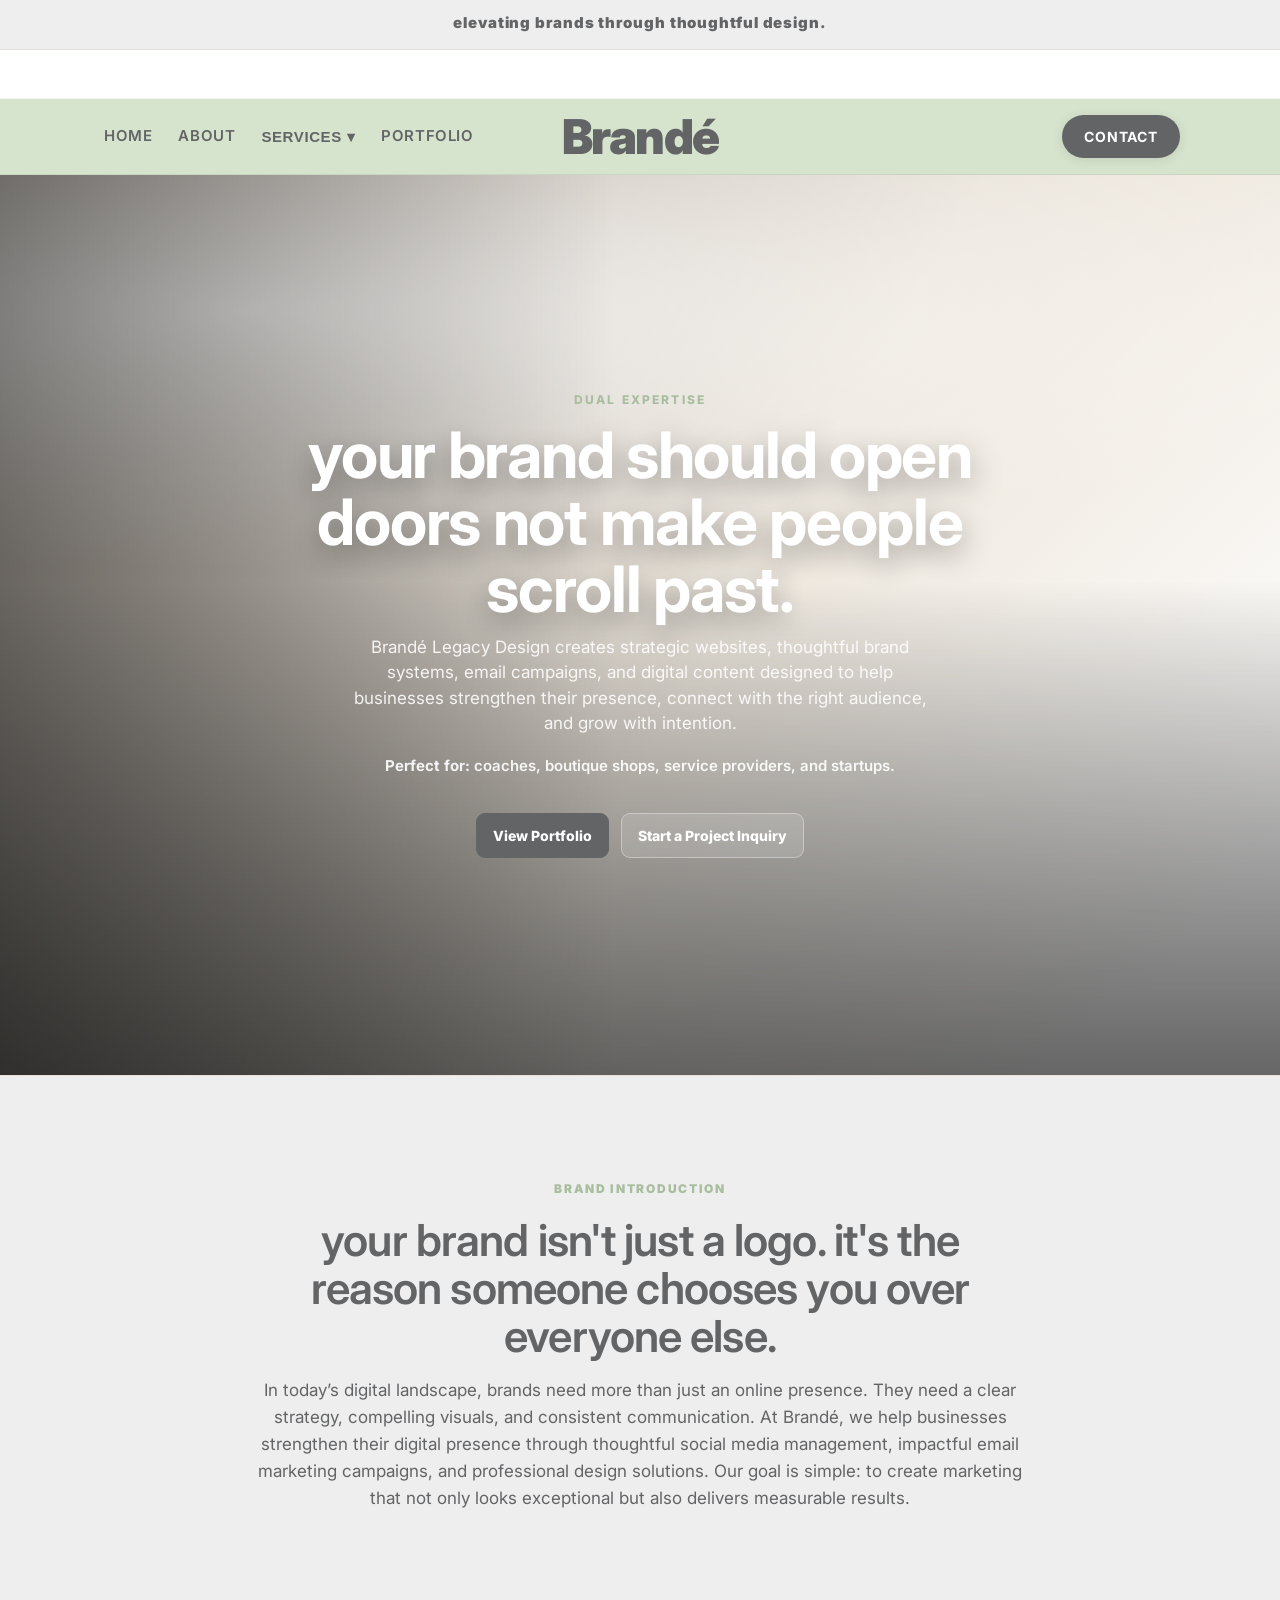
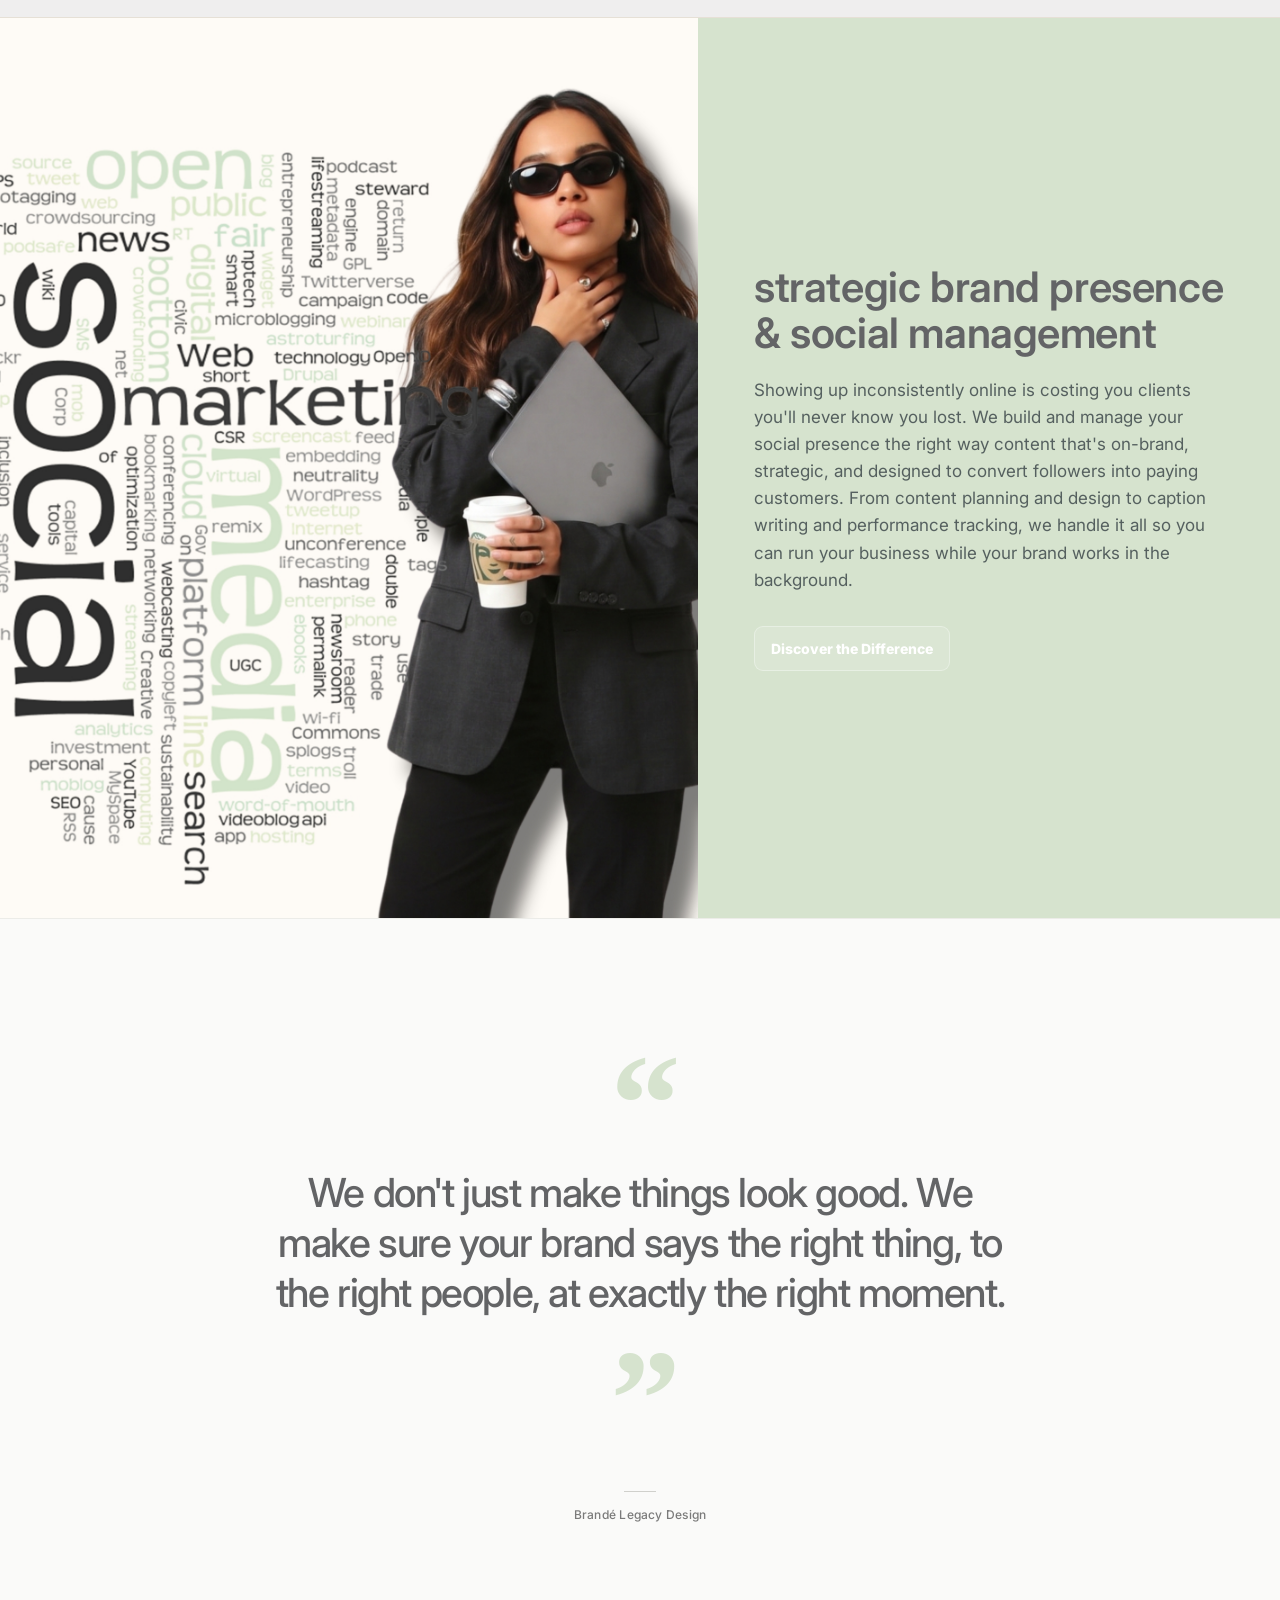
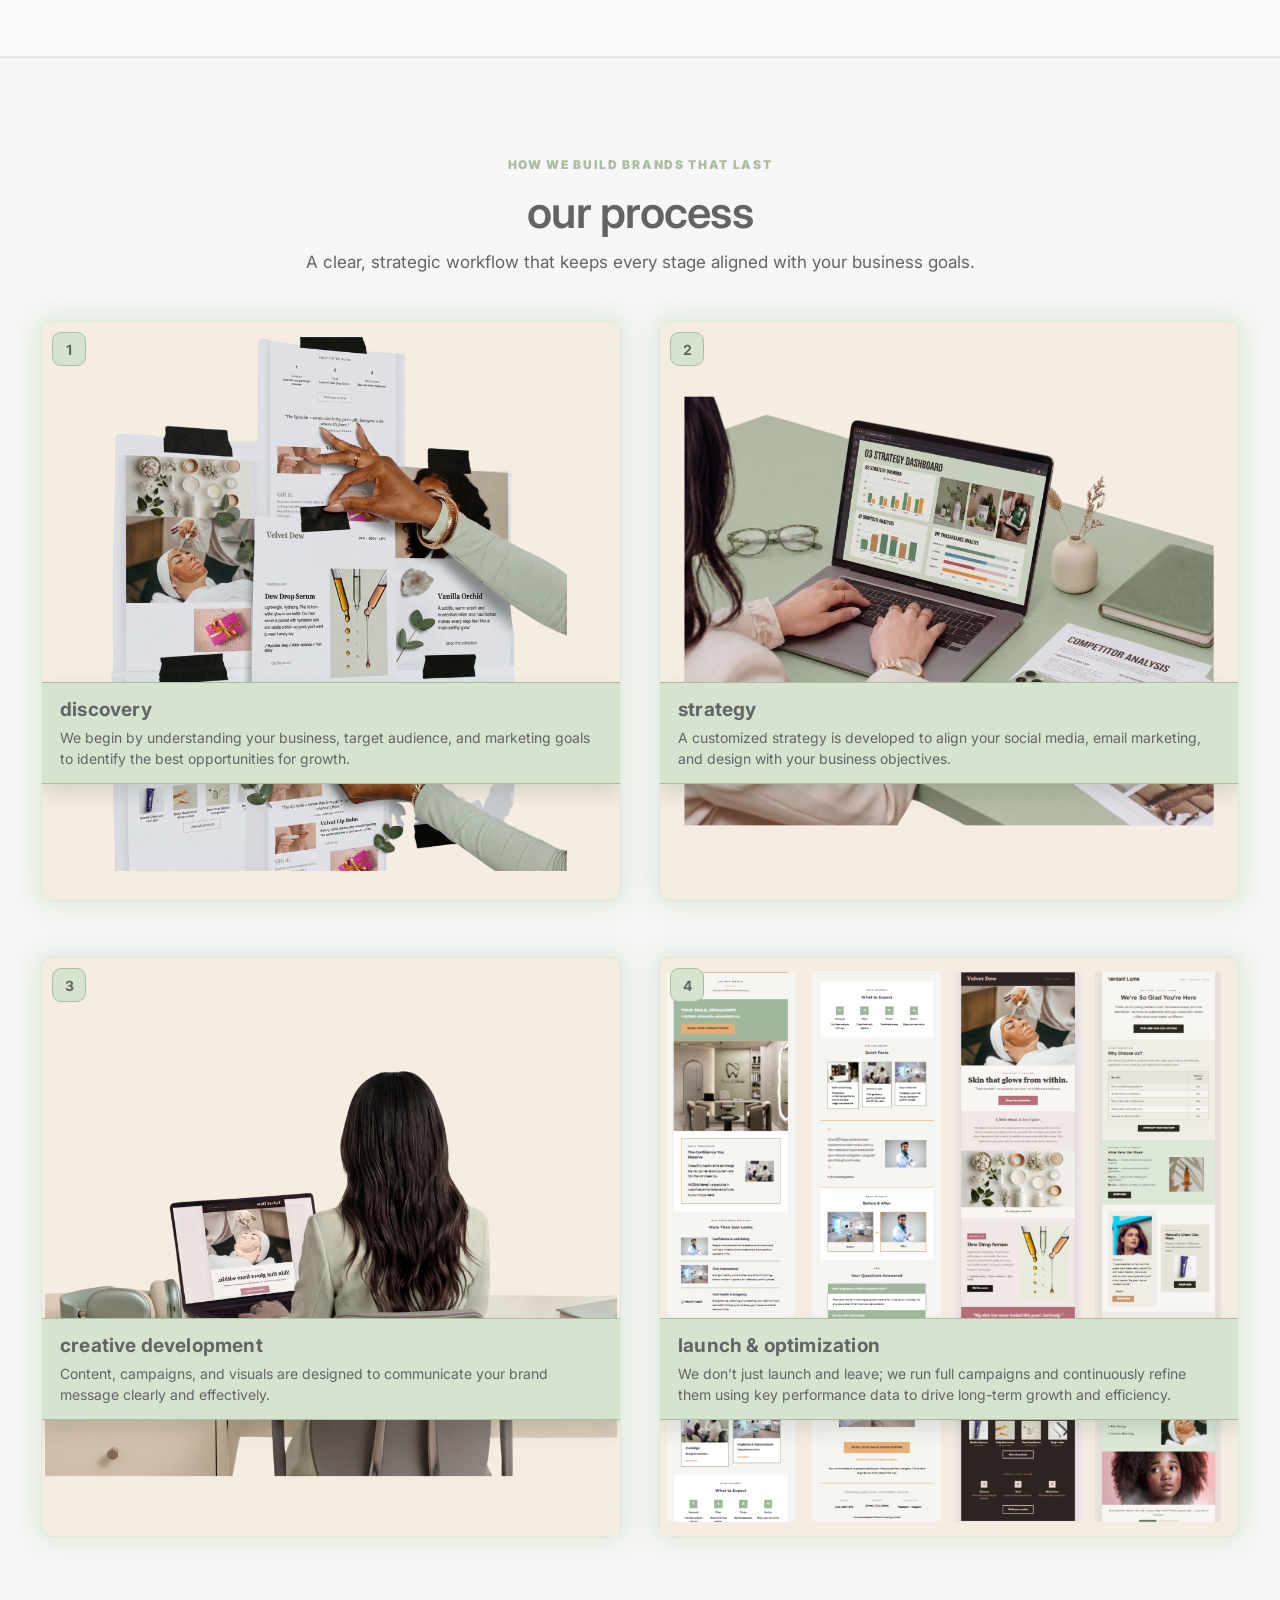
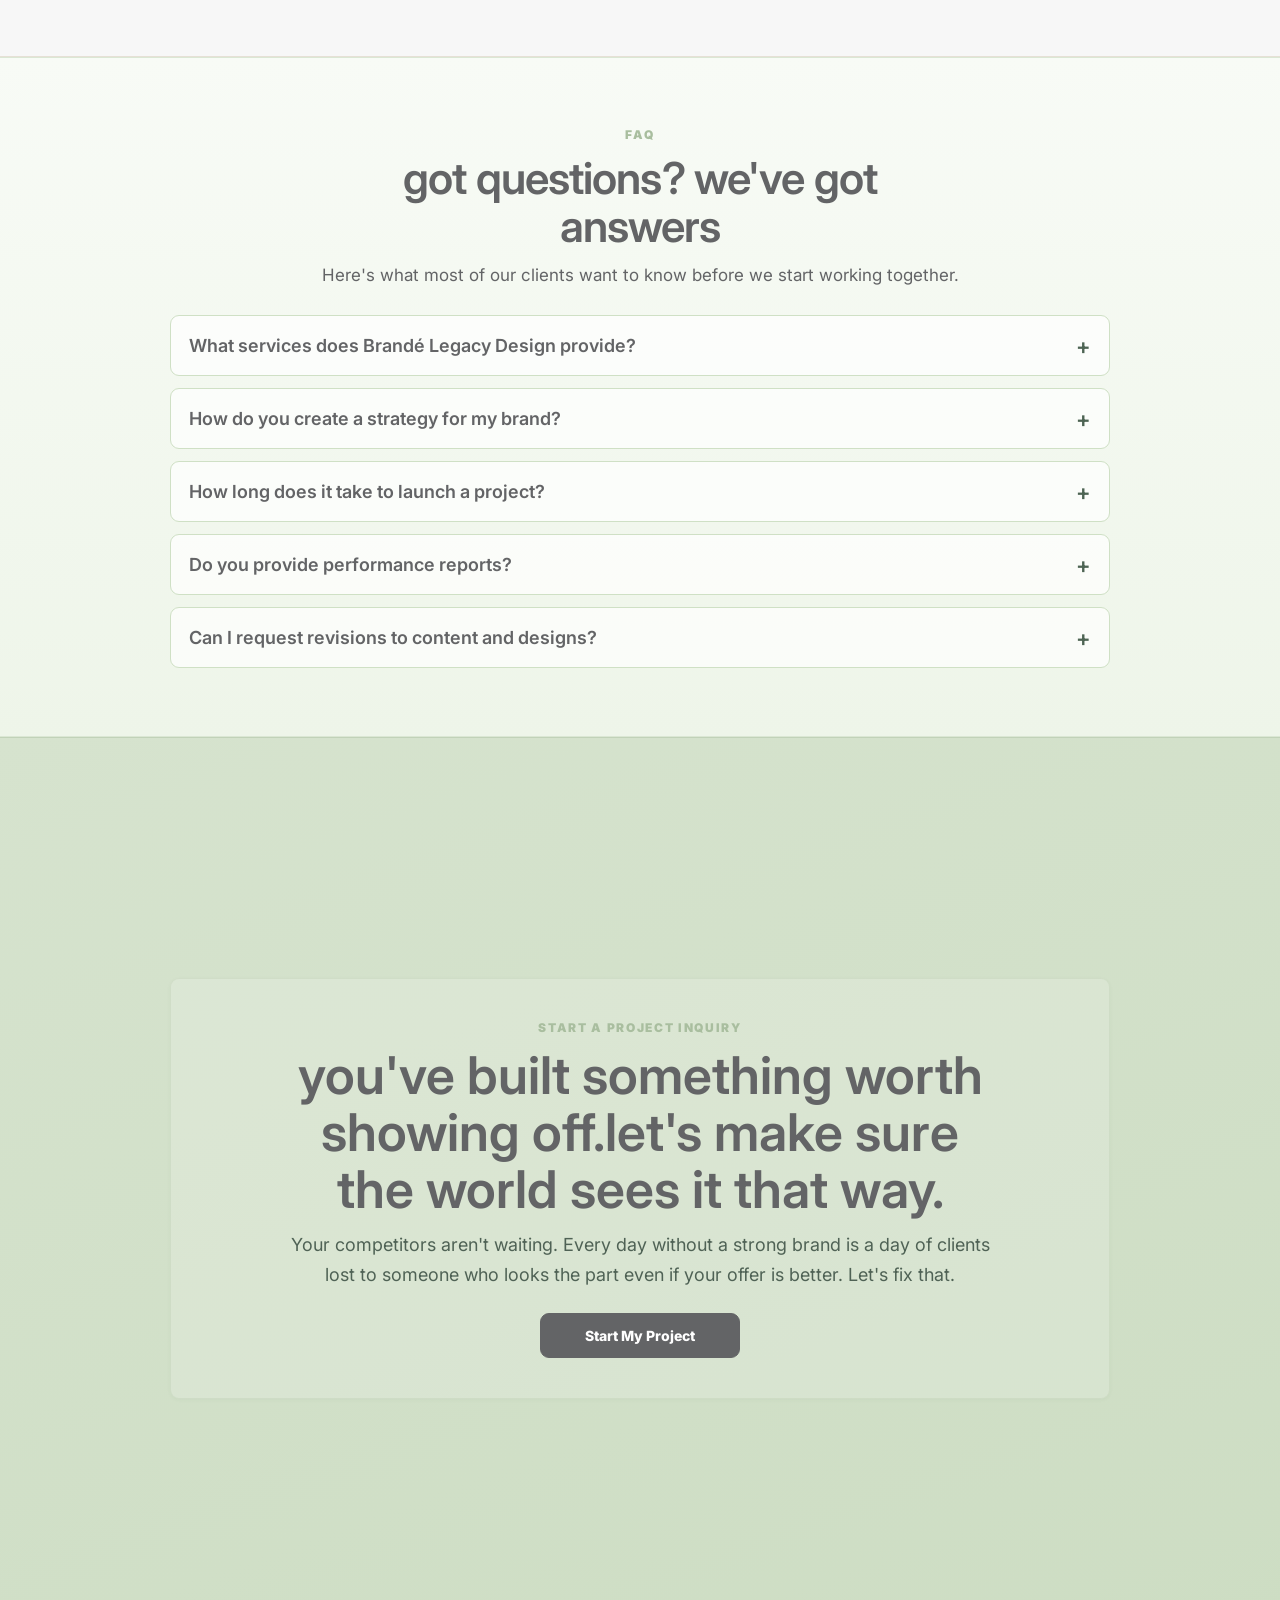
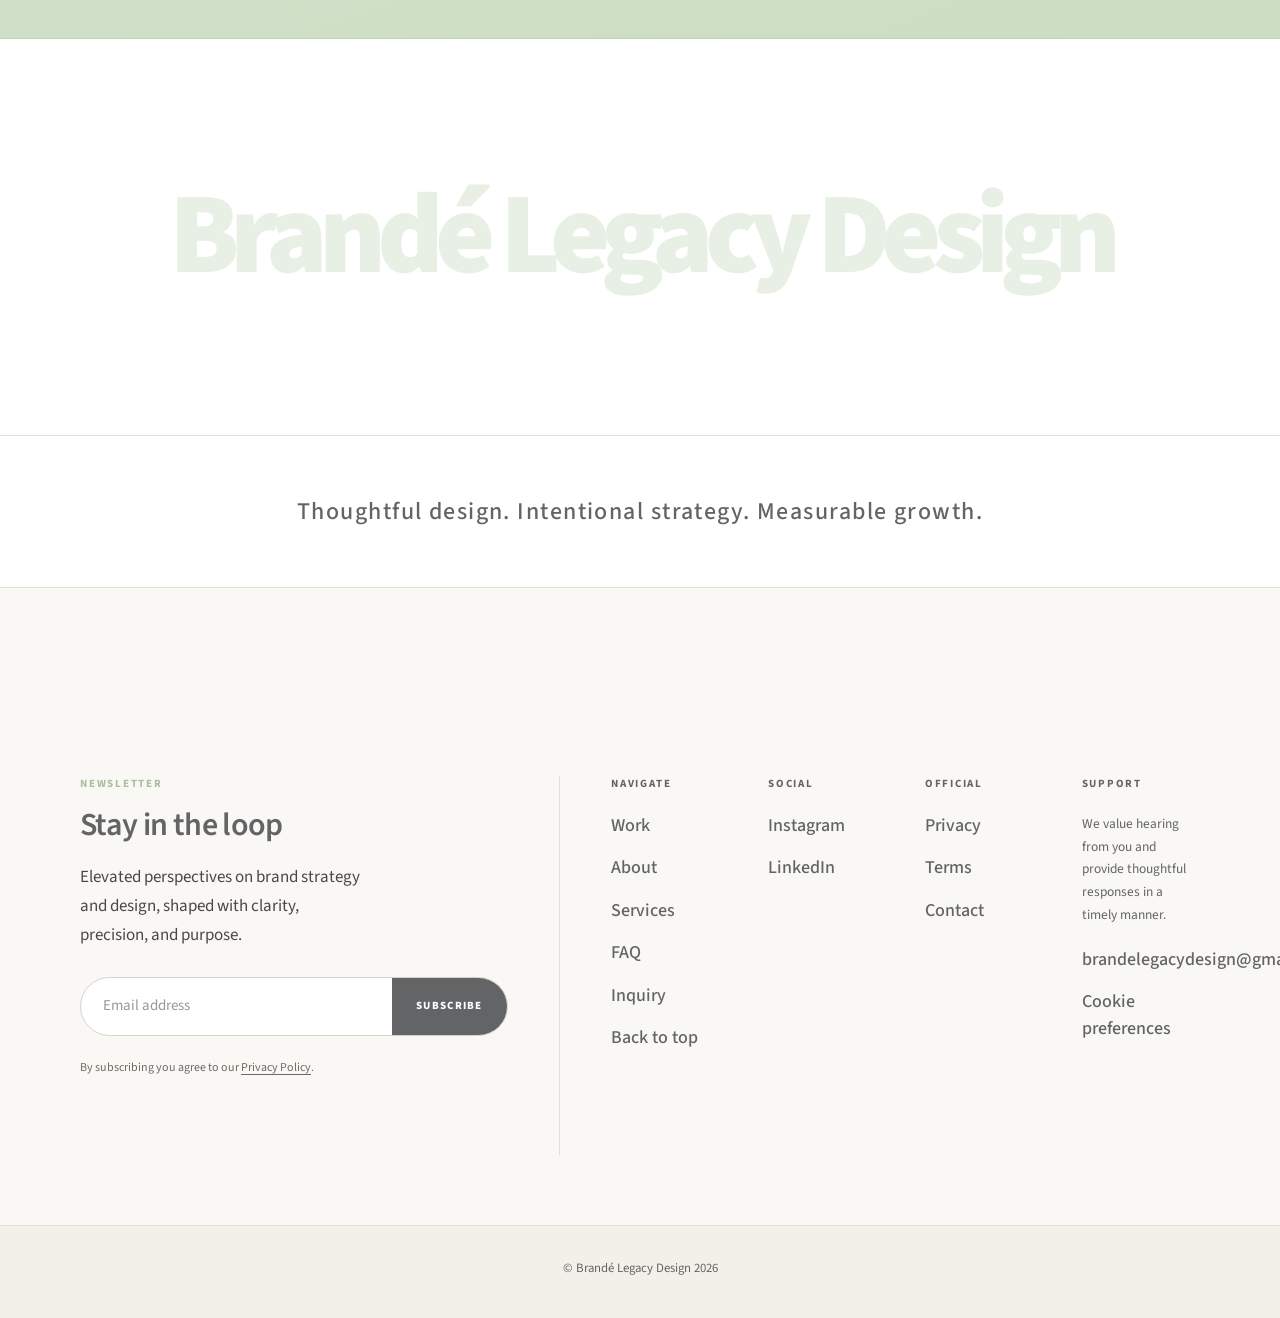
<file: index.html>
<!doctype html>
<html lang="en">
  <head>
    <meta charset="utf-8" />
    <meta name="viewport" content="width=device-width, initial-scale=1" />
    <title>Brand&eacute; Legacy Design</title>
    <link rel="icon" type="image/png" href="https://raw.githubusercontent.com/KeralPatel3095/Brande_Images/9cf67e094aeaa130865a33879009bbd9b97c3873/Brand%C3%A9.png">
    <link rel="stylesheet" href="includes/site-layout.css" />
    <style>
      main{padding:0}
      /* Section flow inspired by home.html */
      main > section{
        width:100%;
        min-height:auto;
        padding:68px 0;
        scroll-margin-top:120px; /* keep anchor targets below sticky header */
        overflow:visible;
        background:linear-gradient(180deg, #D6E3CE 0%, #EFEEEE 55%, #ffffff 100%);
        transition: background .45s ease;
        position:relative;
      }
      main > section > .container{
        height:auto;
        display:block;
        transform: translateY(0);
        filter:none;
      }

      /* Heading transitions: from top to down */
      main > section h1,
      main > section .sectionTitle,
      main > section .portfolioKicker,
      main > section .founderKicker,
      main > section .workflowText h2{
        opacity:0;
        transform: translateY(28px);
        transition:
          opacity 1.05s cubic-bezier(0.25, 0.46, 0.45, 0.94),
          transform 1.05s cubic-bezier(0.25, 0.46, 0.45, 0.94);
      }
      main > section.inView h1,
      main > section.inView .sectionTitle,
      main > section.inView .portfolioKicker,
      main > section.inView .founderKicker,
      main > section.inView .workflowText h2{
        opacity:1;
        transform: translateY(0);
      }

      /* Text transitions: from bottom to up */
      main > section .subhead,
      main > section .sectionLead,
      main > section .brandText,
      main > section .productDesc,
      main > section .productName,
      main > section .workflowText p,
      main > section .workflowList li{
        opacity:0;
        transform: translateY(24px);
        transition:
          opacity 1.05s cubic-bezier(0.25, 0.46, 0.45, 0.94) .16s,
          transform 1.05s cubic-bezier(0.25, 0.46, 0.45, 0.94) .16s;
      }
      main > section.inView .subhead,
      main > section.inView .sectionLead,
      main > section.inView .brandText,
      main > section.inView .productDesc,
      main > section.inView .productName,
      main > section.inView .workflowText p,
      main > section.inView .workflowList li{
        opacity:1;
        transform: translateY(0);
      }

      @media (hover: none){
        /* No extra hover transition effects */
      }
      @media (prefers-reduced-motion: reduce){
        main > section *,
        .heroImg,
        .heroImgBg{
          transition:none !important;
          animation:none !important;
          transform:none !important;
          opacity:1 !important;
          filter:none !important;
        }
      }
      section{padding:0}
      .hero{
        padding:0;
        min-height:100svh;
      }
      /* Make the hero edge-to-edge wider */
      .hero .container{
        max-width:100%;
        padding:0;
      }
      .heroGrid{
        display:grid;
        grid-template-columns: 1fr;
        gap:0;
        align-items:stretch;
        min-height:100svh;
      }
      .heroCard{
        border:0;
        border-radius:0;
        overflow:hidden;
        background:
          radial-gradient(1200px 260px at 20% 15%, rgba(255,255,255,.75), rgba(255,255,255,0)),
          linear-gradient(120deg, rgba(0,0,0,.22), rgba(0,0,0,.0) 55%),
          linear-gradient(0deg, rgba(0,0,0,.35), rgba(0,0,0,0) 55%),
          linear-gradient(135deg, #cfc6bb 0%, #efe9e0 55%, #ffffff 90%);
        position:relative;
        min-height:0;
        height:100%;
      }
      .heroImg{
        position:absolute;
        inset:0;
        overflow:hidden;
        z-index:0;
        pointer-events:none;
      }
      .heroImgBg{
        position:absolute;
        inset:-18%;
        background:
          url("https://raw.githubusercontent.com/KeralPatel3095/Brande_Images/f3fb347095c43f815e14a7463cf3993e6d46682f/hero-image.png")
          center / cover no-repeat;
        transform:scale(1);
        transform-origin:50% 50%;
        will-change:transform;
        filter:blur(0) brightness(1);
        animation:heroZoomCycle 16s ease-in-out infinite;
      }
      .heroImg::after{
        content:"";
        position:absolute;
        inset:0;
        z-index:1;
        pointer-events:none;
        background:
          linear-gradient(90deg, rgba(0,0,0,.42) 0%, rgba(0,0,0,0) 48%),
          linear-gradient(0deg, rgba(0,0,0,.38) 0%, rgba(0,0,0,0) 55%);
      }
      /* Loop: zoomed in → zoom out (full framing) → zoom in again (seamless repeat) */
      @keyframes heroZoomCycle{
        0%, 100%{
          transform:scale(1.18);
          filter:blur(0) brightness(1);
        }
        50%{
          transform:scale(1);
          filter:blur(0) brightness(1);
        }
      }
      .heroContent{
        position:relative;
        padding:34px 30px;
        display:flex;
        flex-direction:column;
        justify-content:center;
        align-items:center;
        text-align:center;
        height:100%;
        max-width:900px;
        margin:0 auto;
        width:100%;
      }
      .kicker{
        
        display:inline-flex;
        align-items:center;
        justify-content:center;
        gap:10px;
        font-weight:800;
        letter-spacing:.18em;
        text-transform:uppercase;
        font-size:12px;
        color: #a9be9f;
        /* color:rgba(255,255,255,.75); */
        margin-bottom:12px;
      }
      h1{
        margin:0 0 12px;
        font-size:64px;
        line-height:1.05;
        letter-spacing:-.02em;
        color:#ffffff;
        text-shadow:0 10px 30px rgba(0,0,0,.35);
      }
      .hero .heroContent h1{
        text-align:center;
        max-width:18ch;
        margin-left:auto;
        margin-right:auto;
        text-transform: lowercase;
      }
      .subhead{
        margin:0 0 18px;
        color:rgba(255,255,255,.88);
        font-size:17px;
        max-width:54ch;
      }
      .hero .heroContent .subhead{
        margin-left:auto;
        margin-right:auto;
        text-align:center;
      }
      .heroWhoFor{
        margin:0 0 16px;
        color:rgba(255,255,255,.9);
        font-size:15px;
        font-weight:600;
        text-align:center;
      }
      .heroPricing{
        margin:0 0 14px;
        color:rgba(255,255,255,.84);
        font-size:14px;
        text-align:center;
      }
      .heroActions{
        display:flex;
        gap:12px;
        flex-wrap:wrap;
        margin-top:6px;
        justify-content:center;
      }
      .btn{
        display:inline-flex;
        align-items:center;
        justify-content:center;
        border-radius:9px;
        padding:11px 16px;
        font-weight:800;
        font-size:14px;
        border:1px solid rgba(255,255,255,.35);
        background:rgba(255,255,255,.12);
        color:#fff;
      }
      .btn:hover{background:rgba(255,255,255,.18)}
      .btn{
        transition: color .2s ease, background .2s ease, border-color .2s ease, transform .2s ease;
      }
      .btn:hover{
        transform: translateY(-1px);
      }
      .btnPrimary{
        background:#636466;
        border-color:var(--accent);
        color:var(--accentText);
      }

      .sideCard{display:none}

      .sectionTitle{
        font-family:var(--font-sans);
        font-size:44px;
        font-weight:600;
        line-height:1.1;
        margin:0 0 10px;
        letter-spacing:-.02em;
        color:#636466;
      }
      .sectionLead{
        margin:0 0 20px;
        color:var(--muted);
        font-size:17px;
        max-width:70ch;
      }

      /* Brand note / cream blocks */
      .creamBlock{
        background:var(--cream);
        border-top:1px solid #e6e0d6;
        border-bottom:1px solid #e6e0d6;
        /* Slightly taller than default main sections (~68px) */
        padding-top:clamp(100px,10vw,104px);
        padding-bottom:clamp(100px,10vw,104px);
      }
      .founderKicker{
        font-family:var(--font-sans);
        text-align:center;
        letter-spacing:.14em;
        font-weight:900;
        font-size:12px;
        text-transform:uppercase;
        color: #a9be9f;
        margin-bottom:18px;
      }
      .creamBlock .sectionTitle{
        text-align:center;
        max-width:24ch;
        margin:0 auto 16px;
      }
      .brandText{
        font-family:var(--font-sans);
        font-weight:400;
        text-align:center;
        max-width:70ch;
        margin:0 auto;
        color:#636466;
        font-size:17px;
        line-height:1.6;
      }
      .founderSig{
        margin-top:22px;
        text-align:center;
        font-weight:900;
        color:#636466;
      }

      /* Quote strip: full-width band, centered block (#capabilities) */
      .quoteFullBleed{
        width:100%;
        margin:0;
        padding:clamp(72px,11vw,132px) clamp(20px,6vw,64px);
        box-sizing:border-box;
        background:#fafaf9;
        border-top:1px solid #ecece8;
        border-bottom:1px solid #ecece8;
      }
      .quoteFullBleedInner{
        max-width:min(var(--container),100%);
        margin:0 auto;
        display:flex;
        justify-content:center;
        align-items:center;
        width:100%;
      }
      .quoteFullBleedFigure{
        margin:0 auto;
        max-width:min(78ch,100%);
        width:100%;
        text-align:center;
        padding:0;
        border:none;
      }
      .quoteFullBleed blockquote{
        margin:0;
        padding:0;
        border:none;
        position:relative;
        text-align:center;
      }
      /* Large decorative quotation marks */
      .quoteFullBleed blockquote::before{
        content:"\201C";
        display:block;
        font-family:Georgia,"Times New Roman",Times,serif;
        font-size:clamp(72px,14vw,140px);
        line-height:.75;
        font-weight:600;
        color:var(--main);
        letter-spacing:-.08em;
        margin:0 auto clamp(4px,1.5vw,12px);
        user-select:none;
      }
      .quoteFullBleed blockquote::after{
        content:"\201D";
        display:block;
        font-family:Georgia,"Times New Roman",Times,serif;
        font-size:clamp(72px,14vw,140px);
        line-height:.75;
        font-weight:600;
        color:var(--main);
        letter-spacing:-.08em;
        margin:clamp(16px,3vw,28px) auto 0;
        user-select:none;
      }
      .quoteFullBleed .quoteText{
        margin:0;
        font-size:clamp(22px,3.6vw,40px);
        line-height:1.25;
        font-weight:500;
        letter-spacing:-.035em;
        color:#636466;
        text-wrap:balance;
      }
      .quoteFullBleed figcaption{
        margin:clamp(28px,4vw,40px) 0 0;
        padding:0;
        font-size:12px;
        font-weight:500;
        letter-spacing:.02em;
        text-transform:none;
        color:#7a7a7a;
      }
      .quoteFullBleed figcaption::before{
        content:"";
        display:block;
        width:32px;
        height:1px;
        background:#d0d0cc;
        margin:0 auto 14px;
      }

      .splitMediaWrap{
        position:relative;
      }
      .splitMediaWrap.splitRight{
        padding-right:50%;
      }
      .splitMediaWrap.splitLeft{
        padding-left:50%;
      }
      .splitMedia{
        position:absolute;
        top:0;
        bottom:0;
        width:46%;
        border-radius:9px;
        border:1px solid #e6e0d6;
        background:
          linear-gradient(135deg, rgba(0,0,0,.18), rgba(0,0,0,0) 55%),
          radial-gradient(800px 320px at 20% 40%, rgba(255,255,255,.45), rgba(255,255,255,0) 60%),
          linear-gradient(180deg, #f0ede7, #ffffff 70%);
      }
      .splitRight .splitMedia{
        right:0;
      }
      .splitLeft .splitMedia{
        left:0;
      }
      .splitMedia::after{
        content:"";
        position:absolute;
        inset:14px;
        border-radius:9px;
        border:1px dashed rgba(0,0,0,.14);
        opacity:.35;
      }
      .workflowSection{
        background:#D6E3CE;
        height:100%;
        min-height:100svh;
      }
      .workflowInner{
        display:grid;
        grid-template-columns:1.2fr 1fr;
        gap:0;
        align-items:stretch;
        min-height:100svh;
        height:100%;
      }
      .workflowMedia{
        display:flex;
        flex-direction:column;
        min-height:100svh;
        align-self:stretch;
      }
      .workflowVisual{
        flex:1 1 auto;
        min-height:100svh;
        height:100%;
        position:relative;
        overflow:hidden;
      }
      .workflowVisual .workflowImg{
        position:absolute;
        inset:0;
        width:100%;
        height:100%;
        object-fit:cover;
        display:block;
        transition: opacity .6s ease-out, transform .6s ease-out;
      }
      .workflowVisual .workflowImgDefault{
        opacity:1;
        transform:scale(1);
      }
      .workflowVisual .workflowImgHover{
        opacity:0;
        transform:scale(1.04);
      }
      .workflowVisual:hover .workflowImgDefault,
      .workflowVisual.is-alt .workflowImgDefault{
        opacity:0;
        transform:scale(1.05);
      }
      .workflowVisual:hover .workflowImgHover,
      .workflowVisual.is-alt .workflowImgHover{
        opacity:1;
        transform:scale(1);
      }
      .workflowVisualHint{
        display:none;
        margin:0;
        padding:10px 16px 0;
        font-size:11px;
        font-weight:700;
        letter-spacing:.12em;
        text-transform:uppercase;
        color:#5a6b5f;
        text-align:center;
      }
      .workflowText{
        padding:64px 56px;
        display:flex;
        flex-direction:column;
        justify-content:center;
      }
      .workflowText h2{
        font-size:42px;
        font-weight:600;
        line-height:1.1;
        margin:0 0 20px;
        color:#636466;
        text-transform:lowercase;
        letter-spacing:-0.01em;
      }
      .workflowText p{
        font-size:17px;
        color:#55605f;
        line-height:1.6;
        margin:0 0 16px;
        font-weight:400;
      }
      .workflowList{
        list-style:none;
        margin:0;
        padding:0;
      }
      .workflowList li{
        font-size:17px;
        color:#636466;
        margin-bottom:12px;
        padding-left:26px;
        position:relative;
        font-weight:500;
      }
      .workflowList li::before{
        content:"\2713";
        position:absolute;
        left:0;
        top:0;
        font-weight:700;
      }
      .workflowBtn{
        margin-top:16px;
        width:max-content;
      }
      #about{
        min-height:100svh;
        padding:0;
      }
      #about > .container{
        max-width:100%;
        padding:0;
        width:100%;
        height:100%;
      }
      #about .container.workflowSection{
        max-width:100%;
        padding:0;
        margin:0;
      }
      .productCard{
        transition: transform .35s ease, box-shadow .35s ease;
      }
      .productCard:hover{
        transform: translateY(-4px);
        box-shadow:0 12px 26px rgba(0,0,0,.08);
      }
      .advisoryKicker{
        text-align:center;
        letter-spacing:.14em;
        font-weight:900;
        font-size:12px;
        color: #a9be9f;
        text-transform:uppercase;
        margin-bottom:10px;
      }
      .advisoryLead{
        text-align:center;
        max-width:70ch;
        margin:0 auto 20px;
        color:var(--muted);
        font-weight:700;
      }
      .advisoryImages{
        display:grid;
        grid-template-columns:1fr 1fr;
        gap:18px;
        margin:18px 0 16px;
      }
      .advisorImg{
        height:320px;
        border-radius:9px;
        border:1px solid #e6e0d6;
        background:
          radial-gradient(520px 240px at 35% 20%, rgba(255,255,255,.45), rgba(255,255,255,0) 65%),
          linear-gradient(180deg, #eae2d8, #f9f7f4);
        position:relative;
        overflow:hidden;
      }
      .advisorImg::before{
        content:"";
        position:absolute;
        width:64%;
        height:70%;
        left:18%;
        bottom:-18%;
        border-radius:9px;
        background:rgba(0,0,0,.08);
        filter:blur(1px);
      }
      .cardGrid{
        display:grid;
        grid-template-columns:repeat(12, 1fr);
        gap:16px;
      }
      .card{
        border:1px solid var(--border);
        border-radius:var(--radius);
        background:#fff;
        padding:20px;
      }
      .span7{grid-column:span 7}
      .span5{grid-column:span 5}
      .span6{grid-column:span 6}
      .span12{grid-column:span 12}

      .bullets{
        margin:12px 0 0;
        padding:0;
        list-style:none;
        display:grid;
        gap:10px;
      }
      .bullets li{
        padding:12px 12px;
        border:1px solid var(--border);
        border-radius:9px;
        background:var(--surface);
      }
      .bullets li strong{
        display:block;
        margin-bottom:4px;
      }

      .processSteps{
        display:grid;
        grid-template-columns:repeat(2, minmax(0, 1fr));
        gap:20px;
        margin-top:30px;
      }
      .step{
        border:0;
        border-radius:0;
        background:transparent;
        padding:16px 10px 22px;
        display:flex;
        flex-direction:column;
        gap:14px;
        position:relative;
        overflow:visible;
        opacity:0;
        transform:translateY(16px) scale(.86);
        transition: box-shadow .3s ease, border-color .3s ease;
      }
      .step::after{
        content:none;
      }
      .step:hover{
        transform:translateY(0) scale(1);
        box-shadow:none;
      }
      @keyframes stepReveal{
        0%{
          opacity:0;
          transform:translateY(16px) scale(.9);
        }
        100%{
          opacity:1;
          transform:translateY(0) scale(1);
        }
      }
      @keyframes stepOneHero{
        0%{
          opacity:0;
          transform:translateY(16px) scale(.72);
        }
        52%{
          opacity:1;
          transform:translateY(0) scale(1.22);
        }
        100%{
          opacity:1;
          transform:translateY(0) scale(1);
        }
      }
      #portfolio.inView .processSteps .step{
        animation:stepReveal .8s cubic-bezier(.22,.61,.36,1) both;
      }
      #portfolio.inView .processSteps .step:nth-child(1){
        animation:stepOneHero 1.7s cubic-bezier(.16,.84,.44,1) both;
        z-index:2;
      }
      #portfolio.inView .processSteps .step:nth-child(2){animation-delay:1.55s}
      #portfolio.inView .processSteps .step:nth-child(3){animation-delay:1.9s}
      #portfolio.inView .processSteps .step:nth-child(4){animation-delay:2.25s}
      .stepImage{
        width:100%;
        aspect-ratio:1 / 1;
        border-radius:9px;
        overflow:hidden;
        border:0;
        background:transparent;
        position:relative;
        box-shadow:0 0 0 1px rgba(214, 227, 206, .55), 0 0 24px 8px rgba(214, 227, 206, .65);
      }
      .stepIndex{
        position:absolute;
        top:10px;
        left:10px;
        z-index:3;
        width:34px;
        height:34px;
        border-radius:9px;
        background:#D6E3CE;
        border:1px solid #a9be9f;
        color:#636466;
        display:flex;
        align-items:center;
        justify-content:center;
        font-size:14px;
        font-weight:700;
      }
      .stepImage img{
        width:100%;
        height:100%;
        object-fit:cover;
        display:block;
        transform:scale(1.02);
        transition:transform .6s ease;
      }
      .stepImageText{
        position:absolute;
        left:0;
        right:0;
        bottom:20%;
        z-index:2;
        background:#D6E3CE;
        color:#636466;
        padding:14px 18px;
        border-radius:0;
        border-top:1px solid #a9be9f;
        border-bottom:1px solid #a9be9f;
        font-size:15px;
        line-height:1.4;
        box-shadow:0 10px 18px rgba(45, 66, 47, .14);
      }
      .stepImageText strong{
        display:block;
        margin:0 0 4px;
        font-size:19px;
        font-weight:700;
        text-transform:lowercase;
        letter-spacing:.01em;
      }
      .stepImageText p{
        margin:0;
        font-size:14px;
        line-height:1.5;
        color:#636466;
      }
      .step:hover .stepImage img{
        transform:scale(1.08);
      }
      .portfolioGrid{
        display:grid;
        grid-template-columns:repeat(12, 1fr);
        gap:16px;
      }
      .thumb{
        grid-column:span 4;
        border:1px solid var(--border);
        border-radius:var(--radius);
        background:var(--surface);
        overflow:hidden;
      }
      .thumbImg{
        height:170px;
        background:
          radial-gradient(500px 120px at 15% 15%, rgba(255,255,255,.75), rgba(255,255,255,0)),
          linear-gradient(120deg, rgba(0,0,0,.10), rgba(0,0,0,0) 55%),
          linear-gradient(0deg, rgba(0,0,0,.10), rgba(0,0,0,0) 45%);
      }
      .thumbBody{padding:16px}
      .thumbBody h3{margin:0 0 6px; font-size:16px}
      .thumbBody p{margin:0; color:var(--muted); font-size:14px}

      /* Portfolio full-screen featured grid (reference layout) */
      #portfolio{
        background:var(--cream2);
        border-top:1px solid #e6e0d6;
        border-bottom:1px solid #e6e0d6;
        overflow:hidden;
      }
      #portfolio .container{
        max-width:100%;
        width:100%;
        padding-left:32px;
        padding-right:32px;
        padding-top:30px;
        padding-bottom:30px;
        justify-content:flex-start;
        align-items:center;
      }
      .portfolioKicker{
        text-align:center;
        letter-spacing:.14em;
        font-weight:900;
        font-size:12px;
        color: #a9be9f;
        text-transform:uppercase;
        margin-bottom:14px;
      }
      .portfolioTabs{
        display:flex;
        justify-content:center;
        gap:28px;
        flex-wrap:wrap;
        margin-bottom:26px;
      }
      .portfolioTab{
        font-weight:900;
        font-size:12px;
        letter-spacing:.06em;
        color:#6f6f6f;
        text-transform:uppercase;
        padding-bottom:10px;
        border-bottom:2px solid transparent;
      }
      .portfolioTabActive{
        color:#636466;
        border-bottom-color:#636466;
      }
      .featuredGrid{
        width:100%;
        display:grid;
        grid-template-columns: repeat(4, minmax(0, 1fr));
        gap:18px;
        align-items:start;
      }
      .productCard{
        display:flex;
        flex-direction:column;
        align-items:stretch;
        text-align:center;
      }
      .productImgPanel{
        height:250px;
        border-radius:9px;
        background:#fff;
        border:1px solid #e6e0d6;
        overflow:hidden;
        position:relative;
      }
      .productImgPanel img{
        width:100%;
        height:100%;
        object-fit:cover;
        display:block;
      }
      .productBadge{
        position:absolute;
        top:14px;
        left:14px;
        padding:6px 10px;
        border-radius:9px;
        border:1px solid rgba(0,0,0,.18);
        background:rgba(255,255,255,.9);
        font-weight:900;
        font-size:10px;
        letter-spacing:.08em;
        text-transform:uppercase;
        color:#636466;
        white-space:nowrap;
      }
      .productText{
        margin-top:14px;
      }
      .productName{
        font-weight:900;
        font-size:12px;
        letter-spacing:.02em;
        margin-bottom:3px;
        color:#636466;
        text-transform:uppercase;
      }
      .productDesc{
        font-weight:700;
        font-size:12px;
        color:#6f6f6f;
      }
      .portfolioFooterAction{
        margin-top:26px;
        text-align:center;
      }
      .portfolioShopBtn{
        border:1px solid #636466;
        background:transparent;
        color:#636466 !important;
        padding:10px 18px !important;
      }
      #testimonials{
        background:linear-gradient(180deg, #ffffff 0%, #f3f8ef 100%);
        border-top:1px solid #dbe7d4;
        border-bottom:1px solid #dbe7d4;
      }
      #testimonials .container{
        max-width:980px;
      }
      .testimonialsKicker{
        text-align:center;
        letter-spacing:.14em;
        font-weight:900;
        font-size:12px;
        color:#7c9473;
        text-transform:uppercase;
        margin-bottom:10px;
      }
      .testimonialsLead{
        text-align:center;
        max-width:66ch;
        margin:0 auto 28px;
        color:#5e6f65;
        font-size:17px;
        line-height:1.6;
      }
      .testimonialsCarousel{
        max-width:760px;
        margin:0 auto;
      }
      .testimonialsViewport{
        overflow:hidden;
      }
      .testimonialsTrack{
        display:flex;
        transition:transform .35s ease;
        will-change:transform;
      }
      .testimonialCard{
        min-width:100%;
        border:none;
        border-radius:0;
        background:transparent;
        padding:10px 4px;
        box-shadow:none;
        position:relative;
        text-align:center;
      }
      .testimonialCard::before{
        content:"\201C";
        position:absolute;
        top:-2px;
        left:50%;
        transform:translateX(-50%);
        font-size:40px;
        line-height:1;
        color:#a9be9f;
        font-family:Georgia, "Times New Roman", serif;
      }
      .testimonialQuote{
        margin:28px auto 14px;
        color:#405247;
        font-size:17px;
        line-height:1.65;
        font-weight:600;
        max-width:62ch;
      }
      .testimonialByline{
        margin:0;
        color:#636466;
        font-size:13px;
        font-weight:700;
        text-transform:uppercase;
        letter-spacing:.06em;
      }
      .testimonialsControls{
        margin-top:10px;
        display:flex;
        align-items:center;
        justify-content:center;
        gap:10px;
      }
      .testimonialNavBtn{
        width:38px;
        height:38px;
        border:1px solid #c9dac0;
        border-radius:999px;
        background:#fff;
        color:#4f6554;
        font-size:18px;
        line-height:1;
        cursor:pointer;
      }
      .testimonialNavBtn:hover{
        background:#f4faf0;
      }
      .testimonialDots{
        display:flex;
        align-items:center;
        gap:8px;
      }
      .testimonialDot{
        width:9px;
        height:9px;
        border-radius:999px;
        border:none;
        background:#c7d8bf;
        cursor:pointer;
        padding:0;
      }
      .testimonialDot.is-active{
        background:#5f775f;
        transform:scale(1.18);
      }
      #faq{
        background:linear-gradient(180deg, #f8fbf6, #eef5e9);
        border-top:1px solid #dbe7d4;
        border-bottom:1px solid #dbe7d4;
      }
      #faq .container{
        max-width:980px;
      }
      .faqKicker{
        text-align:center;
        letter-spacing:.14em;
        font-weight:900;
        font-size:12px;
        color: #a9be9f;
        text-transform:uppercase;
        margin-bottom:10px;
      }
      .faqLead{
        text-align:center;
        max-width:66ch;
        margin:0 auto 26px;
        color:#636466;
        font-size:17px;
        line-height:1.6;
      }
      .faqList{
        display:grid;
        gap:12px;
      }
      .faqItem{
        border:1px solid #cfe0c5;
        border-radius:9px;
        background:rgba(255,255,255,.72);
        overflow:hidden;
      }
      .faqItem summary{
        list-style:none;
        cursor:pointer;
        padding:16px 18px;
        font-weight:600;
        color:#636466;
        display:flex;
        align-items:center;
        justify-content:space-between;
        gap:14px;
      }
      .faqItem summary::-webkit-details-marker{
        display:none;
      }
      .faqItem summary::after{
        content:"+";
        font-size:22px;
        line-height:1;
        color:#4d6453;
        transition:transform .25s ease;
      }
      .faqItem[open] summary::after{
        transform:rotate(45deg);
      }
      .faqAnswer{
        padding:0 18px 16px;
        color:#4c5b52;
        font-size:17px;
        line-height:1.6;
      }
      .faqAnswer p{
        margin:0;
      }
      #final-cta{
        background:linear-gradient(160deg, #d6e3ce 0%, #cdddc3 100%);
        border-top:1px solid #c1d2b8;
        border-bottom:1px solid #c1d2b8;
        min-height:100svh;
        padding:0;
      }
      #final-cta .container{
        max-width:980px;
        min-height:100svh;
        display:flex;
        align-items:center;
        justify-content:center;
      }
      .finalCtaCard{
        border:1px solid rgba(185, 204, 176, .35);
        background:rgba(255,255,255,.18);
        border-radius:9px;
        padding:40px 28px;
        text-align:center;
        box-shadow:0 1px 4px rgba(67, 91, 70, .035);
        width:100%;
      }
      .finalCtaKicker{
        text-align:center;
        letter-spacing:.14em;
        font-weight:900;
        font-size:12px;
        color: #a9be9f;
        text-transform:uppercase;
        margin-bottom:10px;
      }
      .finalCtaTitle{
        margin:0 auto 12px;
        max-width:22ch;
        font-size:clamp(34px, 5vw, 52px);
        line-height:1.1;
        color:#636466;
        text-transform:lowercase;
        font-weight:600;
      }
      .finalCtaText{
        margin:0 auto 24px;
        max-width:64ch;
        color:#4f6255;
        font-size:18px;
        line-height:1.65;
      }
      .finalCtaBtn{
        min-width:200px;
      }

      /* —— Mobile: hero image, “more info” workflow, Our process —— */
      @keyframes heroZoomCycleMobile{
        0%, 100%{ transform:scale(1.1); filter:blur(0) brightness(1); }
        50%{ transform:scale(1); filter:blur(0) brightness(1); }
      }
      @media (max-width: 768px){
        .heroImgBg{
          background-position:center 32%;
          animation:heroZoomCycleMobile 14s ease-in-out infinite;
        }
        .heroImg::after{
          background:
            linear-gradient(180deg, rgba(0,0,0,.52) 0%, rgba(0,0,0,.28) 42%, rgba(0,0,0,.12) 100%),
            linear-gradient(90deg, rgba(0,0,0,.38) 0%, rgba(0,0,0,0) 52%);
        }
        .heroContent{
          padding:28px 18px 36px;
        }
        .hero .heroContent h1{
          max-width:22ch;
          font-size:clamp(30px,8.2vw,40px);
          line-height:1.12;
          text-transform: lowercase;
        }
        .hero .heroContent .subhead{
          font-size:16px;
          max-width:42ch;
        }
        .heroActions{
          gap:10px;
        }

        /* More info: same crossfade as desktop; tap toggles on touch */
        #about{
          min-height:auto;
          padding:0;
        }

           /* Match laptop visual weight: tall column from viewport height, not only width */
        #about .container.workflowSection,
        .workflowSection{
          min-height:0;
          height:auto;
        }
        .workflowInner{
          grid-template-columns:1fr;
          min-height:auto;
          height:auto;
        }
        .workflowMedia{
          min-height:0;
        }
        .workflowVisual{
          /* min-height:min(72vw,380px);
          height:min(72vw,380px); */
           min-height:clamp(300px, 62svh, 560px);
          height:clamp(300px, 62svh, 560px);
          flex:none;
          position:relative;
          overflow:hidden;
          display:block;
          cursor:pointer;
          -webkit-tap-highlight-color:transparent;
        }
        .workflowVisual .workflowImg{
          position:absolute;
          inset:0;
          width:100%;
          height:100%;
          min-height:0;
          max-height:none;
          object-fit:cover;
        }
        .workflowVisualHint{
          display:block;
        }
        .workflowText{
          padding:36px 20px 44px;
        }
        .workflowText h2{
          font-size:clamp(28px,6vw,34px);
          margin-bottom:14px;
        }
        .workflowText p{
          font-size:16px;
          margin-bottom:14px;
        }
        .workflowBtn{
          width:100%;
          max-width:100%;
          justify-content:center;
        }

        /* Our process */
        #portfolio .container{
          padding:24px 16px 36px;
        }
        #portfolio .sectionTitle{
          font-size:clamp(28px,6vw,36px);
        }
        #portfolio .sectionLead{
          font-size:16px;
          padding:0 4px;
        }
        .processSteps{
          grid-template-columns:1fr;
          gap:28px;
          margin-top:22px;
        }
        .step{
          padding:8px 0 18px;
        }
        .stepImage{
          aspect-ratio:auto;
          display:flex;
          flex-direction:column;
          /* overflow:visible; */
                    overflow:hidden;

          border-radius:10px;
        }
        .stepImage img{
          /* aspect-ratio:1/1; */
          width:100%;
          aspect-ratio:1 / 1;
          height:auto;
          /* min-height:220px;
          max-height:min(88vw,360px); */
           min-height:clamp(260px, 72vw, 420px);
          max-height:min(92vw, 460px);
          object-fit:cover;
        }
        .stepImageText{
          position:relative;
          left:auto;
          right:auto;
          bottom:auto;
          margin-top:0;
          padding:16px 14px;
          border-radius:0 0 10px 10px;
          border-top:1px solid #a9be9f;
          border-bottom:1px solid #a9be9f;
          box-shadow:none;
        }
        .stepImageText strong{
          font-size:18px;
        }
        .stepImageText p{
          font-size:15px;
        }
        #portfolio.inView .processSteps .step:nth-child(2),
        #portfolio.inView .processSteps .step:nth-child(3),
        #portfolio.inView .processSteps .step:nth-child(4){
          animation-delay:.12s;
        }
      }
      @media (hover: none) and (min-width: 769px){
        .workflowVisualHint{
          display:block;
        }
      }
      @media (max-width: 480px){
        .workflowVisual{
          /* min-height:min(78vw,340px);
          height:min(78vw,340px); */
           min-height:clamp(280px, 56svh, 500px);
          height:clamp(280px, 56svh, 500px);
        }
        .stepImage img{
          /* min-height:200px; */
           min-height:clamp(240px, 78vw, 400px);
          max-height:min(94vw, 440px);
        }
      }
    </style>
  </head>

  <body>
    <div class="headerPreNav" id="headerPreNav" style="--pre-hide:0">
      <div class="promoStrip">
        <div class="container">
          <div class="promoText" style="text-transform: lowercase;">Elevating Brands Through Thoughtful Design.</div>
        </div>
      </div>
      <div class="SpaceInBetween" aria-hidden="true">
        <div class="container">
          <div class="spaceInBetweenText"></div>
        </div>
      </div>
    </div>

    <header class="siteHeaderBar" id="siteHeaderBar" aria-label="Main header">
      <div class="container">
        <div class="topbar">
          <button
            type="button"
            class="menuToggleButton"
            id="mobileMenuToggle"
            aria-label="Open navigation menu"
            aria-controls="mobilePrimaryNav"
            aria-expanded="false"
          >
            ☰
          </button>

          <nav class="leftNav" aria-label="Primary navigation left">
            <ul>
              <li><a class="link" href="index.html">Home</a></li>
              <li><a class="link" href="about.html">About</a></li>
              <li>
                <button
                  type="button"
                  class="navButton"
                  data-mega="services"
                  aria-haspopup="dialog"
                  aria-controls="megaMenuOverlay"
                >
                  Services ▾
                </button>
              </li>

              <li>
                <a class="link" href="portfolio.html">Portfolio</a>
              </li>
            </ul>
          </nav>

          <a href="index.html" class="logoWordmark" aria-label="Brandé Legacy Design logo">Brand&eacute;</a>

          <nav class="rightNav" id="mobilePrimaryNav" aria-label="Primary navigation right">
            <ul>
              <li><a class="ctaBtn" href="contact.html">Contact</a></li>
            </ul>
          </nav>
        </div>
      </div>
    </header>

    <!-- Full-page mega menu overlay (Services only) -->
    <div id="megaMenuOverlay" class="overlayMenu" role="dialog" aria-modal="true" aria-hidden="true">

      <div class="overlayInner">
        <div class="overlayLeft">
          <button type="button" class="overlayBack" id="megaMenuBack">Back</button>
          <div class="overlayTitle" id="megaMenuTitle">Services</div>

          <div class="overlayList" role="menu" aria-label="Menu items">
            <button type="button" class="overlayItem" data-services-target="Brand-focusedmarketingwebsites.html">
              Brand-focused marketing websites
            </button>
            <button type="button" class="overlayItem" data-services-target="emailcampaigndesign.html">
              Email Campaign Design
            </button>
            <!-- <button type="button" class="overlayItem" data-services-target="instagramstoriesandpost.html">
              Instagram post and stories
            </button>
            <button type="button" class="overlayItem" data-services-target="brandidentity.html">
              Brand Identity
            </button> -->
            <button type="button" class="overlayItem" data-services-target="socialmediammanagemtent.html">
              Social media management
            </button>
          </div>
        </div>

        <div class="overlayRight">
          <div class="overlayPreviewGrid" aria-label="Images preview">
            <div class="overlayPreviewTile">
              <!-- <div class="previewBadge" style="top:12px; left:12px;">Featured</div> -->
              <img
                alt=""
                loading="lazy"
                src="images/email1.3.jpg"
                style="object-position: 16% 50%;"
              />
            </div>

            <div class="overlayPreviewTile">
              <!-- <div class="previewBadge" style="top:12px; left:12px;">New</div> -->
              <img
                alt=""
                loading="lazy"
                src="images/Website2.jpg"
                style="object-position: 48% 50%;"
              />
            </div>

            <div class="overlayPreviewTile">
              <!-- <div class="previewBadge" style="top:12px; left:12px;">Limited</div> -->
              <img
                alt=""
                loading="lazy"
                src="images/website3.1.jpg"
                style="object-position: 74% 50%;"
              />
            </div>
          </div>
        </div>
      </div>
    </div>

    <main>
      <!-- 1. The Hero Section: First Impression -->
      <section class="hero" id="top" aria-label="Hero section">
        <div class="container">
          <div class="heroGrid">
            <div class="heroCard">
              <div class="heroImg" aria-hidden="true">
                <span class="heroImgBg"></span>
              </div>
              <div class="heroContent">
                <div class="kicker">dual expertise</div>
                <h1>Your brand should open doors not make people scroll past.</h1>
                <p class="subhead">
                  Brandé Legacy Design creates strategic websites, thoughtful brand systems, email campaigns, and digital content designed to help businesses strengthen their presence, connect with the right audience, and grow with intention.
                </p>
                <p class="heroWhoFor">
                  <strong>Perfect for:</strong> coaches, boutique shops, service providers, and startups.
                </p>
                <p class="heroPricing">
                  <!-- Signature Brand Starter <strong>starting from $1,500</strong> | Website Refresh <strong>starting from $2,500</strong> -->
                </p>
                <div class="heroActions">
                  <a class="btn btnPrimary" href="portfolio.html">View Portfolio</a>
                  <a class="btn" href="#final-cta">Start a Project Inquiry</a>
                </div>
              </div>
            </div>

            <aside class="sideCard" aria-label="Quick summary">
              <div>
                <h2>the full-cycle approach</h2>
                <p>A stunning website is the foundation; a managed social presence is the engine.</p>
                <div class="pillRow" aria-label="Highlights">
                  <div class="pill">Design + Management</div>
                  <div class="pill">Monthly Analytics</div>
                  <div class="pill">Strategy + Execution</div>
                </div>
              </div>
              <div>
                <p><strong>Currently booking:</strong> next month.</p>
              </div>
            </aside>
          </div>
        </div>
      </section>

      <!-- 2.Brand introduction -->
      <section id="value" aria-label="Founder note" class="creamBlock">
        <div class="container">
          <div class="founderKicker">BRAND INTRODUCTION</div>
          <h2 class="sectionTitle" style="text-transform: lowercase;">
            Your brand isn't just a logo. It's the reason someone chooses you over everyone else. </h2>
          <p class="brandText">
            In today&rsquo;s digital landscape, brands need more than just an online presence. They need a clear strategy, compelling visuals, and consistent communication.
            At Brand&eacute;, we help businesses strengthen their digital presence through thoughtful social media management, impactful email marketing campaigns, and professional design solutions.
            Our goal is simple: to create marketing that not only looks exceptional but also delivers measurable results.
          </p>
        </div>
      </section>

      <!-- more info  -->
      <section id="about" aria-label="About Brandé Legacy Design">
        <div class="container workflowSection">
          <div class="workflowInner">
            <div class="workflowMedia">
              <div
                class="workflowVisual"
                tabindex="0"
                role="button"
                aria-label="Switch between two brand photos"
                aria-pressed="false"
              >
                <img class="workflowImg workflowImgDefault" src="images/homecover1.jpg" alt="Brand presence visual" loading="lazy" />
                <img class="workflowImg workflowImgHover" src="images/homecover1.jpg" alt="Alternate brand visual" loading="lazy" />
              </div>
              <!-- <p class="workflowVisualHint">Tap image to see alternate view</p> -->
            </div>
            <div class="workflowText">
              <h2>Strategic Brand Presence & Social Management</h2>
              <p>
                Showing up inconsistently online is costing you clients you'll never know you lost. We build and manage your social presence the right way content that's on-brand, strategic, and designed to convert followers into paying customers.
                From content planning and design to caption writing and performance tracking, we handle it all so you can run your business while your brand works in the background. </p>
             
             
              <a href="socialmediammanagemtent.html" class="btn workflowBtn">Discover the Difference</a>
            </div>
          </div>
        </div>
      </section>

      <!-- 3b. Minimal quote block (between story and process) -->
      <section id="capabilities" class="quoteFullBleed" aria-label="Brand philosophy">
        <div class="quoteFullBleedInner">
          <figure class="quoteFullBleedFigure">
            <blockquote>
              <p class="quoteText">
                We don't just make things look good. We make sure your brand says the right thing, to the right people, at exactly the right moment.</p>
            </blockquote>
            <figcaption>Brand&eacute; Legacy Design</figcaption>
          </figure>
        </div>
      </section>

      <!-- our Process -->
      <section id="portfolio" aria-label="Our process">
        <div class="container">
          <div class="portfolioKicker">How We Build Brands That Last</div>
          <h2 class="sectionTitle" style="text-align:center; max-width:20ch; margin:0 auto 14px; text-transform:lowercase;">Our Process</h2>
          <p class="sectionLead" style="text-align:center; max-width:70ch; margin:0 auto 10px;">
            A clear, strategic workflow that keeps every stage aligned with your business goals.
          </p>

          <div class="processSteps" aria-label="Our process steps">
            <article class="step">
              <div class="stepImage">
                <span class="stepIndex">1</span>
                <img src="images/Home.Discovery.jpg" alt="" loading="lazy" />
                <div class="stepImageText">
                  <strong>Discovery</strong>
                  <p>We begin by understanding your business, target audience, and marketing goals to identify the best opportunities for growth.</p>
                </div>
              </div>
            </article>
            <article class="step">
              <div class="stepImage">
                <span class="stepIndex">2</span>
                <img src="images/Home.Stratergy.jpg" alt="" loading="lazy" />
                <div class="stepImageText">
                  <strong>Strategy</strong>
                  <p>A customized strategy is developed to align your social media, email marketing, and design with your business objectives.</p>
                </div>
              </div>
            </article>
            <article class="step">
              <div class="stepImage">
                <span class="stepIndex">3</span>
                <img src="images/Home.Creative.jpg" alt="" loading="lazy" />
                <div class="stepImageText">
                  <strong>Creative Development</strong>
                  <p>Content, campaigns, and visuals are designed to communicate your brand message clearly and effectively.</p>
                </div>
              </div>
            </article>
            <article class="step">
              <div class="stepImage">
                <span class="stepIndex">4</span>
                <img src="images/Home.Launch&Optimization.jpg" alt="" loading="lazy" />
                <div class="stepImageText">
                  <strong>Launch &amp; Optimization</strong>
                  <p>We don’t just launch and leave; we run full campaigns and continuously refine them using key performance data to drive long-term growth and efficiency.</p>
                </div>
              </div>
            </article>
          </div>
        </div>
      </section>

      <!-- Client Testimonials -->
      <!-- <section id="testimonials" aria-label="Client testimonials">
        <div class="container">
          <div class="testimonialsKicker">Client Love</div>
          <h2 class="sectionTitle" style="text-align:center; max-width:24ch; margin:0 auto 12px; text-transform:lowercase;">Results real clients talk about</h2>
          <p class="testimonialsLead">A few words from businesses that trusted us to elevate their brand and digital presence.</p>
          <div class="testimonialsCarousel" data-testimonials>
            <div class="testimonialsViewport">
              <div class="testimonialsTrack">
                <article class="testimonialCard">
                  <p class="testimonialQuote">"We doubled our inquiries within a month of the rebrand."</p>
                  <p class="testimonialByline">Coaching business owner</p>
                </article>
                <article class="testimonialCard">
                  <p class="testimonialQuote">"Our website finally reflects the quality of our services and clients noticed immediately."</p>
                  <p class="testimonialByline">Boutique service provider</p>
                </article>
                <article class="testimonialCard">
                  <p class="testimonialQuote">"The content strategy gave us consistency, confidence, and measurable growth."</p>
                  <p class="testimonialByline">Startup founder</p>
                </article>
              </div>
            </div>
            <div class="testimonialsControls" aria-label="Testimonial controls">
              <button class="testimonialNavBtn" type="button" data-testimonial-prev aria-label="Previous testimonial">&#8592;</button>
              <div class="testimonialDots" data-testimonial-dots></div>
              <button class="testimonialNavBtn" type="button" data-testimonial-next aria-label="Next testimonial">&#8594;</button>
            </div>
          </div>
        </div>
      </section> -->

      <!-- FAQ -->
      <section id="faq" aria-label="Frequently asked questions">
        <div class="container">
          <div class="faqKicker">FAQ</div>
          <h2 class="sectionTitle" style="text-align:center; max-width:18ch; margin:0 auto 12px; text-transform:lowercase;">Got Questions? We've Got Answers</h2>
          <p class="faqLead">
Here's        what most of our clients want to know before we start working together.          </p>
          <div class="faqList">
            <details class="faqItem">
              <summary>What services does Brandé Legacy Design provide?</summary>
              <div class="faqAnswer">
                <p>We offer brand identity design, brand strategy, social media management, email marketing campaigns, and design services — all tailored for small businesses and startups who want to grow with intention.</p>
              </div>
            </details>
            <details class="faqItem">
              <summary>How do you create a strategy for my brand?</summary>
              <div class="faqAnswer">
                <p>Every strategy starts with a discovery session where we learn your business inside out your audience, your goals, your competitors. From there, we build a brand roadmap that's custom to you, not copied from a template.</p>
              </div>
            </details>
            <details class="faqItem">
              <summary>How long does it take to launch a project?</summary>
              <div class="faqAnswer">
                <p>Project timelines depend on scope, but most engagements begin with planning and setup in the first 1-2 weeks, followed by launch and ongoing optimization.</p>
              </div>
            </details>
            <details class="faqItem">
              <summary>Do you provide performance reports?</summary>
              <div class="faqAnswer">
                <p>Yes. We share clear performance insights, including reach, engagement, and campaign outcomes, so you can see what is working and where we optimize next.</p>
              </div>
            </details>
            <details class="faqItem">
              <summary>Can I request revisions to content and designs?</summary>
              <div class="faqAnswer">
                <p>Absolutely. Revisions are part of the workflow to ensure the final output reflects your brand standards and communicates your message effectively.</p>
              </div>
            </details>
          </div>
        </div>
      </section>
<!-- Final CTA -->
      <section id="final-cta" aria-label="Final call to action">
        <div class="container">
          <div class="finalCtaCard">
            <div class="finalCtaKicker">Start a Project Inquiry</div>
            <h2 class="finalCtaTitle">You've built something worth showing off.Let's make sure the world sees it that way.</h2>
            <p class="finalCtaText">
             Your competitors aren't waiting. Every day without a strong brand is a day of clients lost to someone who looks the part even if your offer is better. Let's fix that.
            </p>
            <a class="btn btnPrimary finalCtaBtn" href="mailto:brandelegacydesign@gmail.com">Start My Project</a>
          </div>
        </div>
      </section>

    </main>

    <a href="index.html" class="footerWordmarkFull" aria-label="Brandé Legacy Design — Home">
      <h2 class="footerWordmarkLarge oneLine">Brand&eacute; Legacy Design</h2>
    </a>

    <footer class="footerMega" aria-label="Footer">
      <div class="footerTaglineBand">
        <div class="container">
          <p class="footerTagline">Thoughtful design. Intentional strategy. Measurable growth.</p>
        </div>
      </div>

      <div class="container footerMegaInner">
        <div class="footerSplit">
          <div class="footerSubscribe">
            <p class="footerSubscribeKicker">Newsletter</p>
            <h2 class="footerSubscribeTitle">Stay in the loop</h2>
            <p class="footerSubscribeText">
               Elevated perspectives on brand strategy and design, shaped with clarity, precision, and purpose.
            </p>
            <form class="footerSignupForm" action="#" method="post" onsubmit="return false;">
              <input
                type="email"
                name="email"
                placeholder="Email address"
                autocomplete="email"
                required
                aria-label="Email address for newsletter"
              />
              <button type="submit">Subscribe</button>
            </form>
            <p class="footerSubscribeLegal">
              By subscribing you agree to our
              <a href="/privacy" onclick="return false;">Privacy Policy</a>.
            </p>
          </div>

          <div class="footerColumns">
            <div class="footerColMega">
              <h3 class="footerColHead">Navigate</h3>
              <ul class="footerColList">
                <li><a href="portfolio.html">Work</a></li>
                <li><a href="about.html">About</a></li>
                <li><a href="#value">Services</a></li>
                <li><a href="#faq">FAQ</a></li>
                <li><a href="#final-cta">Inquiry</a></li>
                <li><a href="#top">Back to top</a></li>
              </ul>
            </div>
            <div class="footerColMega">
              <h3 class="footerColHead">Social</h3>
              <ul class="footerColList">
                <li><a href="https://www.instagram.com/brandelegacydesign?igsh=MXAwZXo0MzZ2a3Y1dw==">Instagram</a></li>
                <li><a href="#">LinkedIn</a></li>
              </ul>
            </div>
            <div class="footerColMega">
              <h3 class="footerColHead">Official</h3>
              <ul class="footerColList">
                <li><a href="/privacy" onclick="return false;">Privacy</a></li>
                <li><a href="/terms" onclick="return false;">Terms</a></li>
                <li><a href="contact.html">Contact</a></li>
              </ul>
            </div>
            <div class="footerColMega">
              <h3 class="footerColHead">Support</h3>
              <p class="footerSupportText">
                We value hearing from you and provide thoughtful responses in a timely manner.
              </p>
              <ul class="footerColList">
                <li><a href="mailto:hello@yourdomain.com">brandelegacydesign@gmail.com</a></li>
                <li><a href="#" onclick="return false;">Cookie preferences</a></li>
              </ul>
            </div>
          </div>
        </div>
      </div>

      <div class="footerSubBar">
        <div class="container footerSubBarFlex">
          <!-- <span class="footerLocale">English (US) <span class="caret" aria-hidden="true">▾</span></span>
          <span aria-hidden="true">·</span> -->
          <span>© Brand&eacute; Legacy Design 2026</span>
        </div>
      </div>
    </footer>

    <script>
      (function () {
        var header = document.getElementById('siteHeaderBar');
        var toggleBtn = document.getElementById('mobileMenuToggle');
        if (!header || !toggleBtn) return;

        var mobileQuery = window.matchMedia('(max-width: 768px)');
        var closeSelectors = '.leftNav a, .rightNav a, .leftNav .navButton';

        function setOpen(isOpen) {
          header.classList.toggle('mobile-nav-open', isOpen);
          toggleBtn.setAttribute('aria-expanded', isOpen ? 'true' : 'false');
          toggleBtn.setAttribute('aria-label', isOpen ? 'Close navigation menu' : 'Open navigation menu');
          toggleBtn.textContent = isOpen ? '✕' : '☰';
        }

        toggleBtn.addEventListener('click', function () {
          setOpen(!header.classList.contains('mobile-nav-open'));
        });

        document.querySelectorAll(closeSelectors).forEach(function (el) {
          el.addEventListener('click', function () {
            if (mobileQuery.matches) setOpen(false);
          });
        });

        function syncDesktopState() {
          if (!mobileQuery.matches) setOpen(false);
        }

        if (mobileQuery.addEventListener) {
          mobileQuery.addEventListener('change', syncDesktopState);
        } else if (mobileQuery.addListener) {
          mobileQuery.addListener(syncDesktopState);
        }
      })();
    </script>
    <script>
      (function () {
        var overlay = document.getElementById('megaMenuOverlay');
        if (!overlay) return;

        var titleEl = document.getElementById('megaMenuTitle');
        var closeBtn = overlay.querySelector('.overlayClose');
        var backBtn = document.getElementById('megaMenuBack');
        var menuButtons = document.querySelectorAll('button[data-mega]');
        var itemButtons = overlay.querySelectorAll('.overlayItem');

        function openOverlay() {
          if (titleEl) titleEl.textContent = 'Services';
          overlay.classList.add('open');
          overlay.setAttribute('aria-hidden', 'false');
          document.body.style.overflow = 'hidden';
        }

        function closeOverlay() {
          overlay.classList.remove('open');
          overlay.setAttribute('aria-hidden', 'true');
          document.body.style.overflow = '';
        }

        var closeTimer = null;
        var hoveringNav = false;
        var hoveringOverlay = false;

        function scheduleClose() {
          if (closeTimer) window.clearTimeout(closeTimer);
          closeTimer = window.setTimeout(function () {
            if (!hoveringNav && !hoveringOverlay) closeOverlay();
          }, 160);
        }

        menuButtons.forEach(function (btn) {
          btn.addEventListener('click', function () {
            if (overlay.classList.contains('open')) {
              closeOverlay();
            } else {
              openOverlay();
            }
          });

          // Open on hover (desktop/tablet with a mouse/trackpad)
          var supportsHover =
            window.matchMedia && window.matchMedia('(hover: hover) and (pointer: fine)').matches;
          if (supportsHover) {
            btn.addEventListener('mouseenter', function () {
              hoveringNav = true;
              if (closeTimer) window.clearTimeout(closeTimer);
              openOverlay();
            });
            btn.addEventListener('mouseleave', function () {
              hoveringNav = false;
              scheduleClose();
            });
          }
        });

        overlay.addEventListener('mouseenter', function () {
          hoveringOverlay = true;
          if (closeTimer) window.clearTimeout(closeTimer);
        });
        overlay.addEventListener('mouseleave', function () {
          hoveringOverlay = false;
          scheduleClose();
        });

        if (closeBtn) closeBtn.addEventListener('click', closeOverlay);
        if (backBtn) backBtn.addEventListener('click', closeOverlay);

        overlay.addEventListener('click', function (e) {
          if (e.target === overlay) closeOverlay();
        });

        window.addEventListener('keydown', function (e) {
          if (e.key === 'Escape') closeOverlay();
        });

        itemButtons.forEach(function (btn) {
          btn.addEventListener('click', function () {
            var target = btn.getAttribute('data-services-target');
            closeOverlay();
            if (!target) return;
            if (target.indexOf('.html') !== -1) {
              window.location.href = target;
            } else if (target.charAt(0) === '#') {
              window.location.hash = target;
            } else {
              window.location.href = target;
            }
          });
        });
      })();
    </script>
    <script>
      (function () {
        var sections = document.querySelectorAll('main > section');
        if (!sections || sections.length === 0) return;

        var observer = new IntersectionObserver(
          function (entries, obs) {
            entries.forEach(function (entry) {
              if (entry.isIntersecting) {
                entry.target.classList.add('inView');
                obs.unobserve(entry.target);
              }
            });
          },
          { threshold: 0.18, rootMargin: '0px 0px -12% 0px' }
        );

        sections.forEach(function (s) {
          observer.observe(s);
        });
      })();
    </script>
    <script>
      (function () {
        var pre = document.getElementById('headerPreNav');
        var bar = document.getElementById('siteHeaderBar');
        if (!pre || !bar) return;

        var fadeRange = 480;
        var ticking = false;

        function updateHeaderMotion() {
          ticking = false;
          var y = window.scrollY || document.documentElement.scrollTop || 0;
          var p = Math.min(Math.max(y / fadeRange, 0), 1);
          pre.style.setProperty('--pre-hide', String(p));
          pre.classList.toggle('is-collapsed', p > 0.9);
          bar.classList.toggle('is-stuck', y > 10);
        }

        function onScroll() {
          if (!ticking) {
            ticking = true;
            requestAnimationFrame(updateHeaderMotion);
          }
        }

        window.addEventListener('scroll', onScroll, { passive: true });
        window.addEventListener('resize', updateHeaderMotion);
        updateHeaderMotion();
      })();
    </script>
    <script>
      (function () {
        var el = document.querySelector('#about .workflowVisual');
        if (!el) return;

        function allowTapToggle() {
          return window.matchMedia('(hover: none)').matches || window.innerWidth <= 768;
        }

        function syncAria() {
          var on = el.classList.contains('is-alt');
          el.setAttribute('aria-pressed', on ? 'true' : 'false');
        }

        el.addEventListener('click', function () {
          if (!allowTapToggle()) return;
          el.classList.toggle('is-alt');
          syncAria();
        });

        el.addEventListener('keydown', function (e) {
          if (!allowTapToggle()) return;
          if (e.key === 'Enter' || e.key === ' ') {
            e.preventDefault();
            el.classList.toggle('is-alt');
            syncAria();
          }
        });

        window.addEventListener('resize', function () {
          if (!allowTapToggle() && el.classList.contains('is-alt')) {
            el.classList.remove('is-alt');
            syncAria();
          }
        });
      })();
    </script>
    <script>
      (function () {
        var root = document.querySelector('[data-testimonials]');
        if (!root) return;

        var track = root.querySelector('.testimonialsTrack');
        var slides = root.querySelectorAll('.testimonialCard');
        var prevBtn = root.querySelector('[data-testimonial-prev]');
        var nextBtn = root.querySelector('[data-testimonial-next]');
        var dotsWrap = root.querySelector('[data-testimonial-dots]');
        if (!track || !slides.length || !prevBtn || !nextBtn || !dotsWrap) return;

        var index = 0;
        var dots = [];

        function render() {
          track.style.transform = 'translateX(-' + (index * 100) + '%)';
          dots.forEach(function (dot, i) {
            var active = i === index;
            dot.classList.toggle('is-active', active);
            dot.setAttribute('aria-current', active ? 'true' : 'false');
          });
        }

        function goTo(i) {
          index = (i + slides.length) % slides.length;
          render();
        }

        slides.forEach(function (_, i) {
          var dot = document.createElement('button');
          dot.type = 'button';
          dot.className = 'testimonialDot' + (i === 0 ? ' is-active' : '');
          dot.setAttribute('aria-label', 'Go to testimonial ' + (i + 1));
          dot.addEventListener('click', function () { goTo(i); });
          dotsWrap.appendChild(dot);
          dots.push(dot);
        });

        prevBtn.addEventListener('click', function () { goTo(index - 1); });
        nextBtn.addEventListener('click', function () { goTo(index + 1); });

        render();
      })();
    </script>
  </body>
</html>
</file>
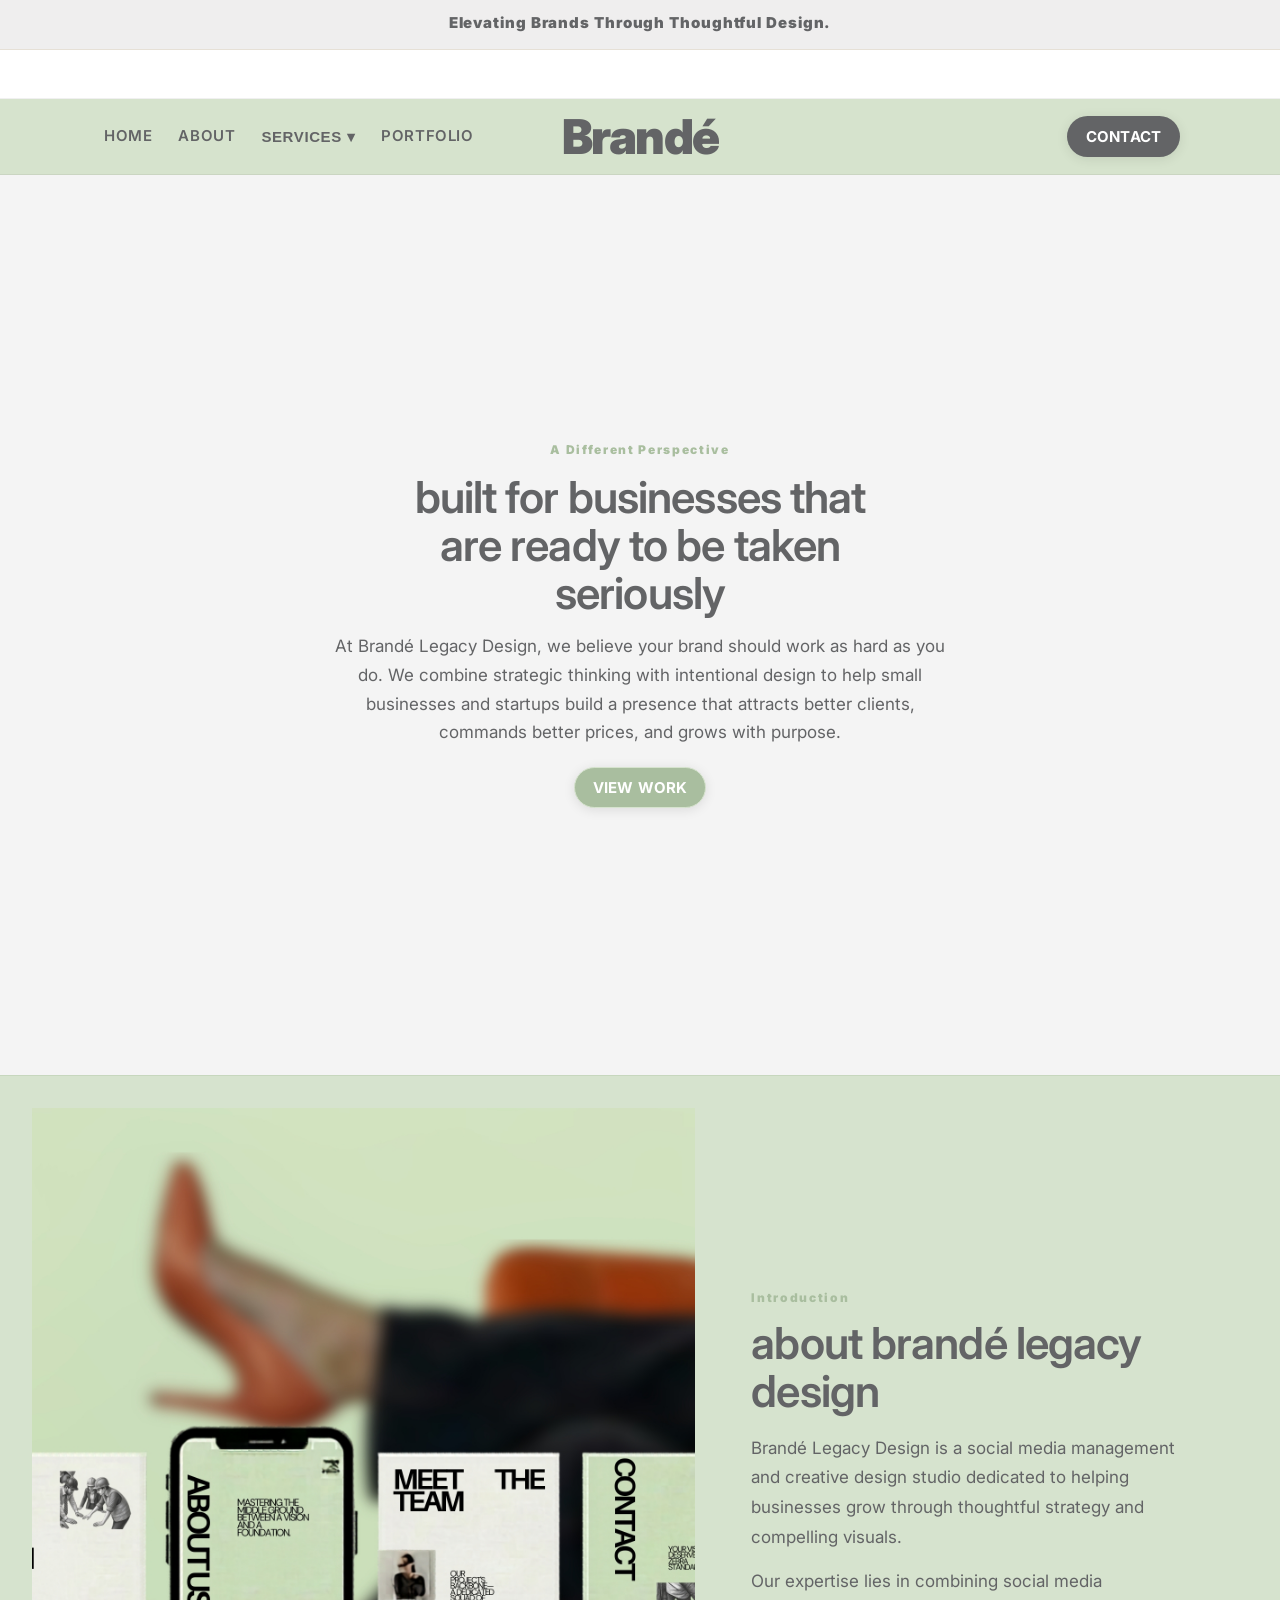
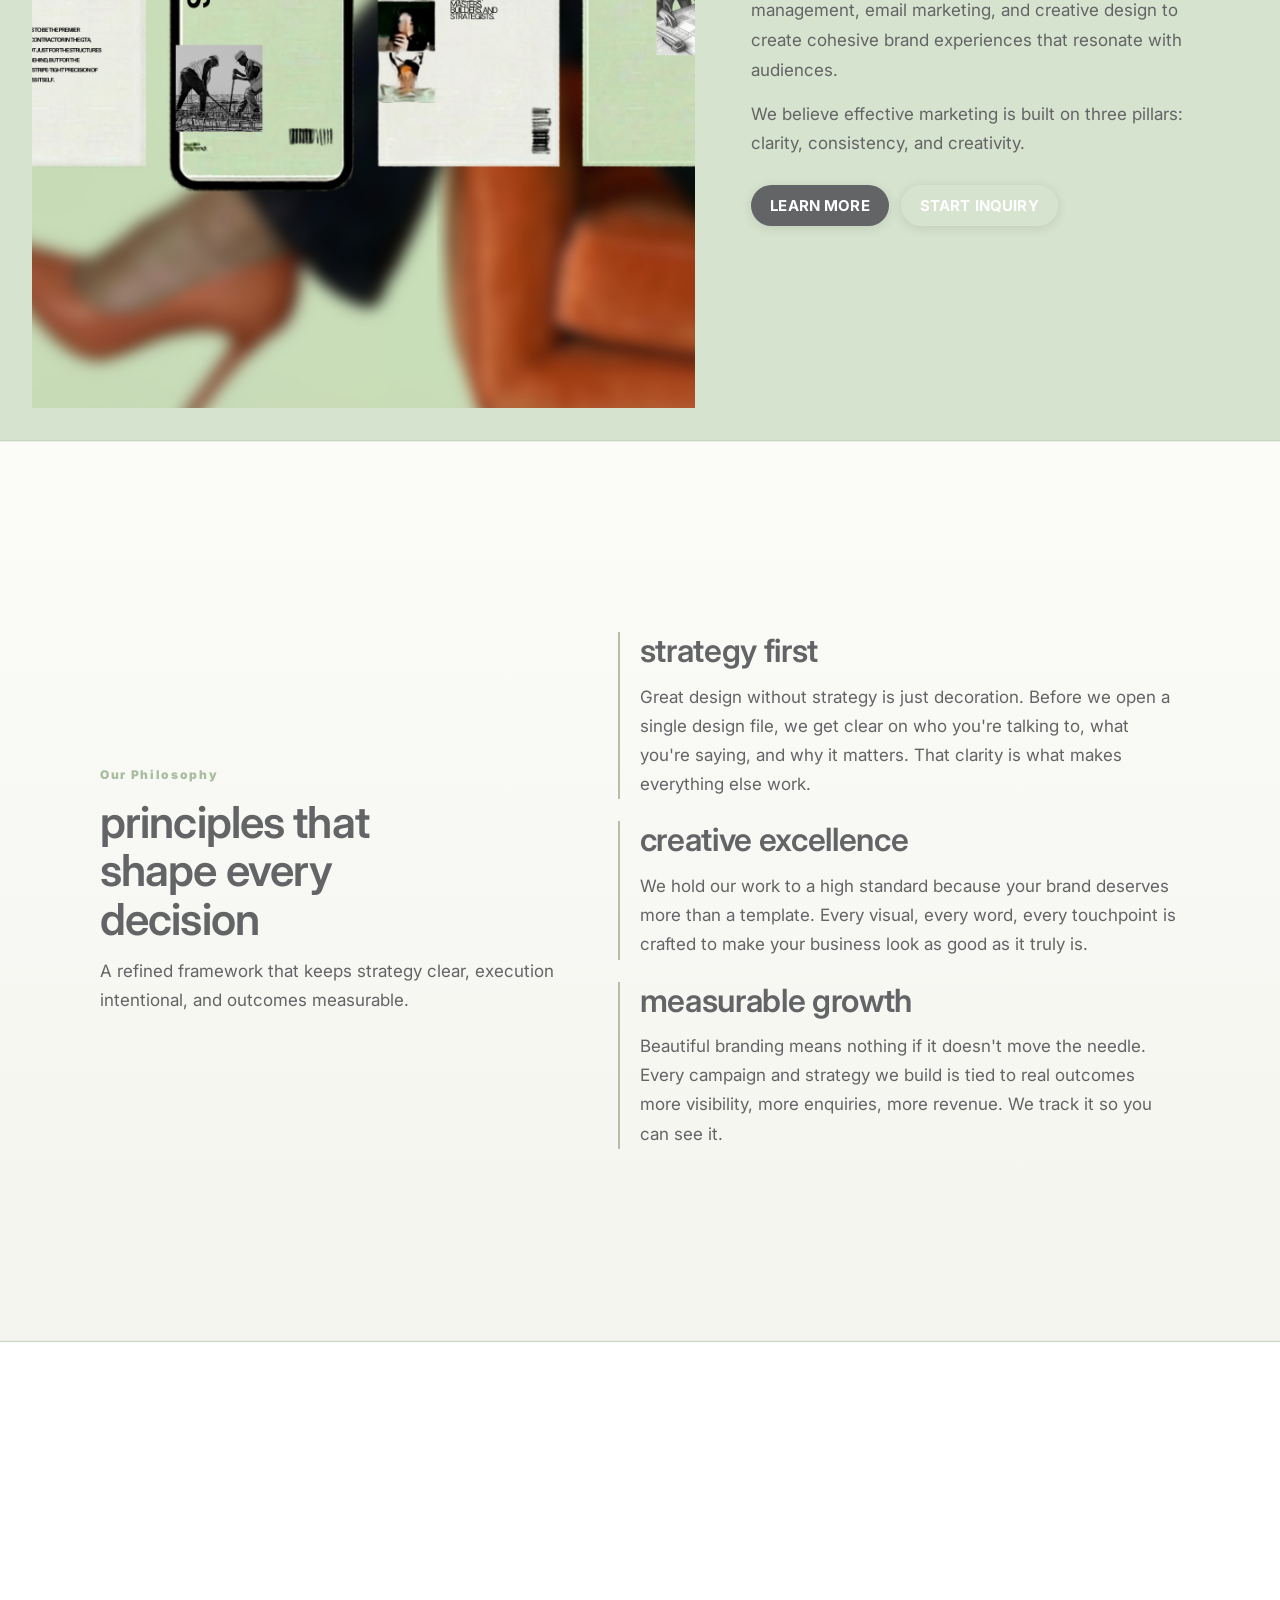
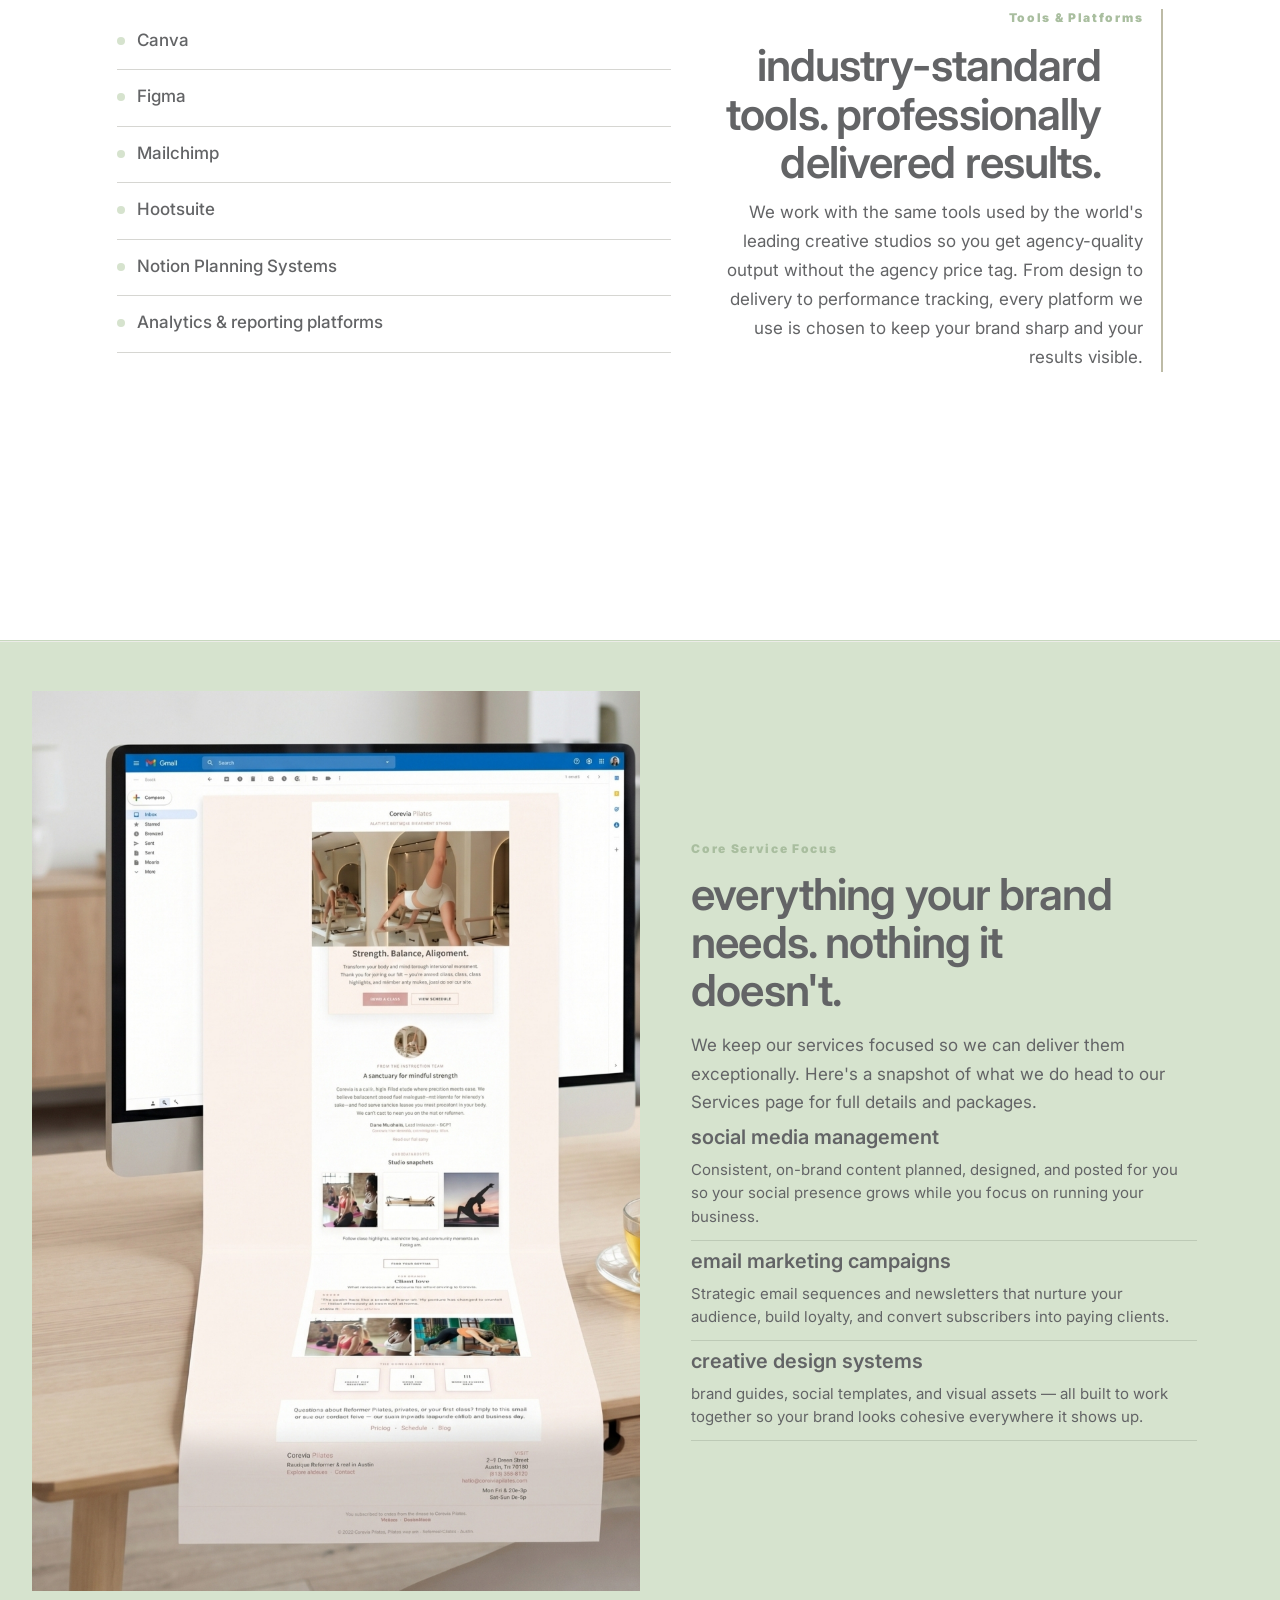
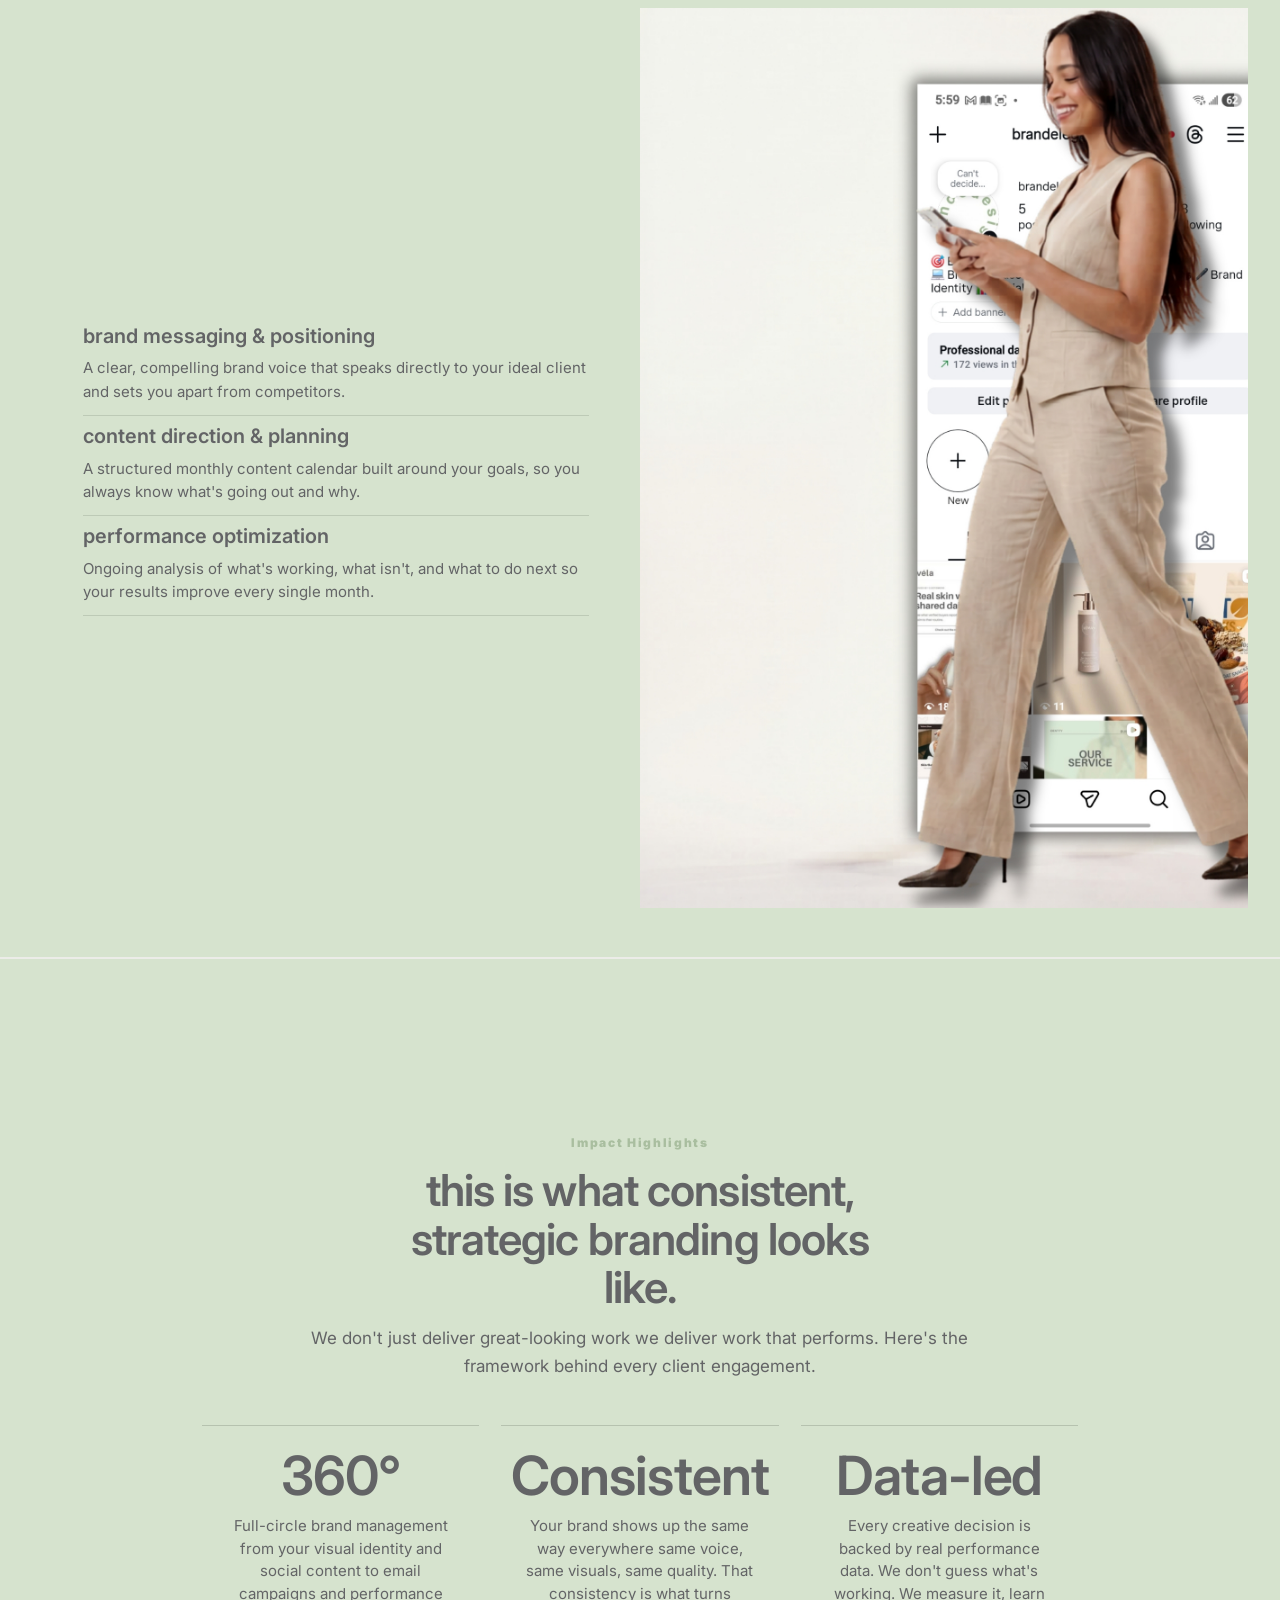
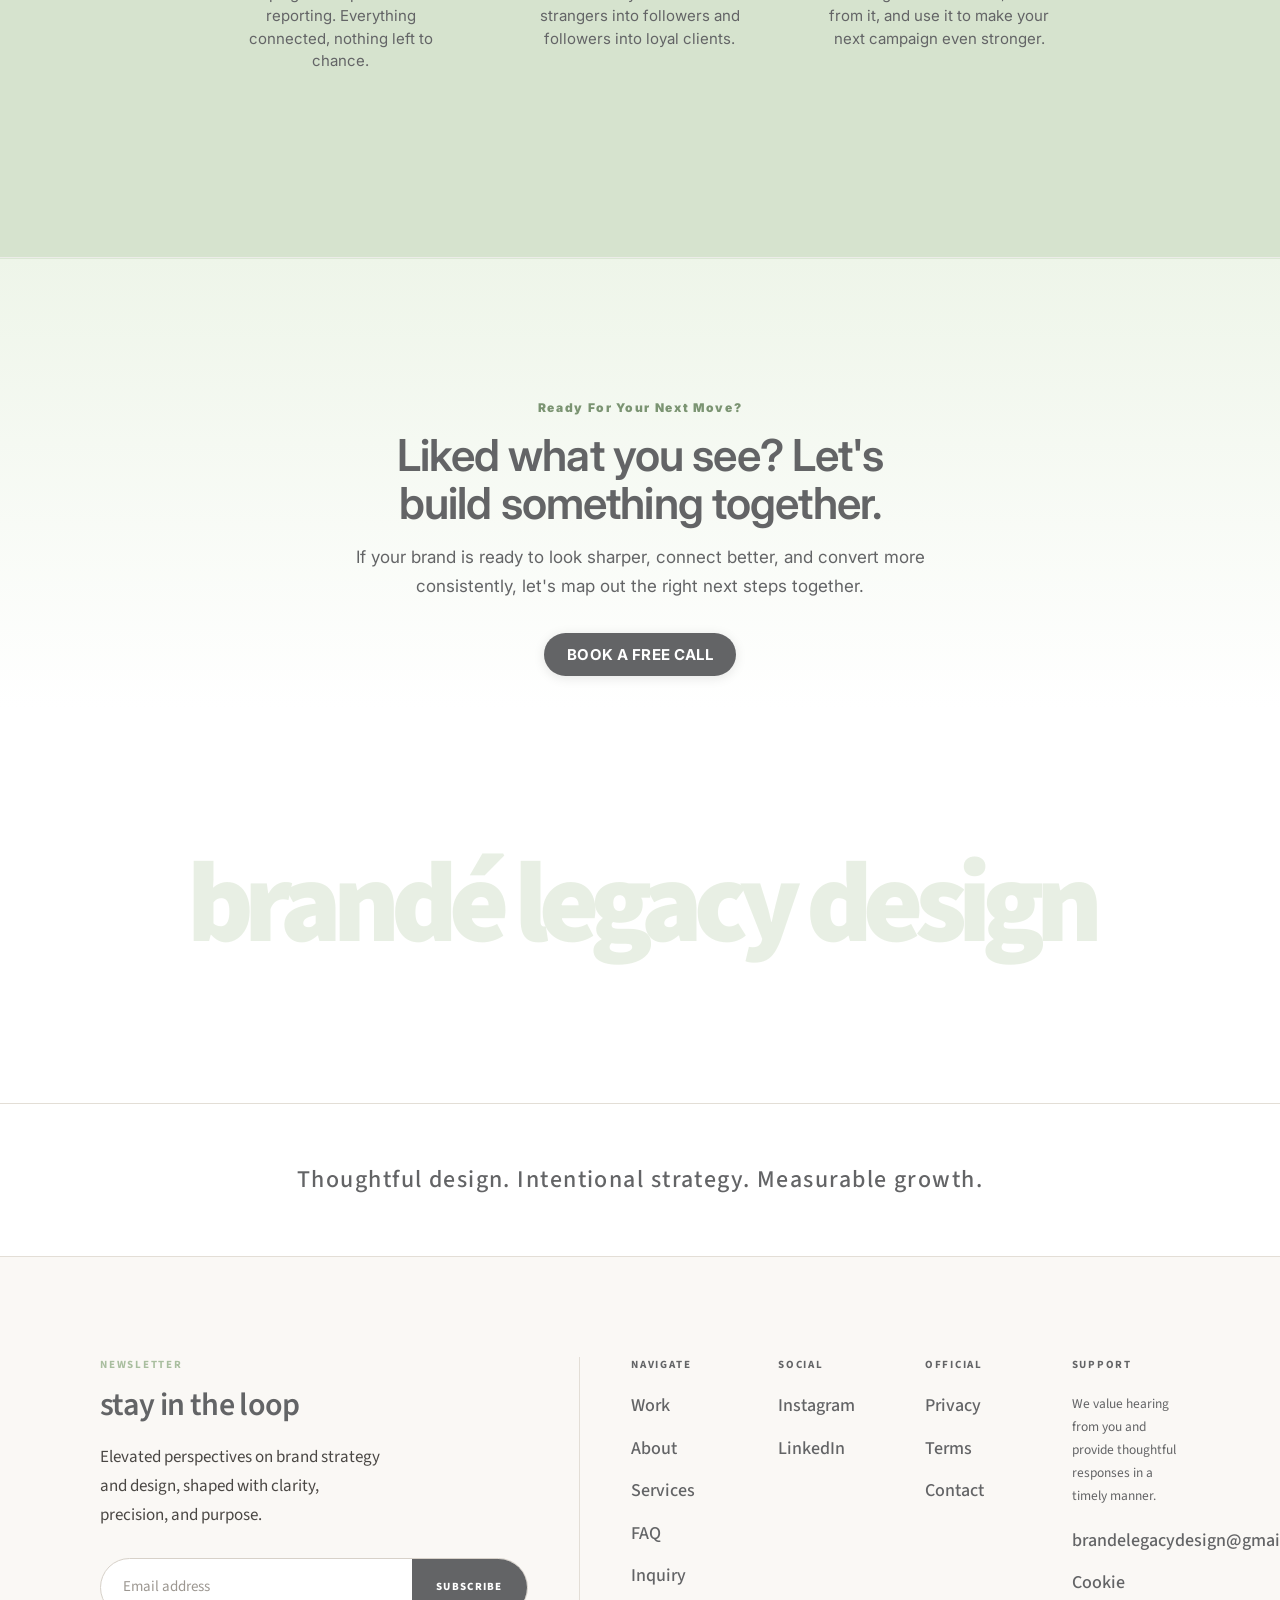
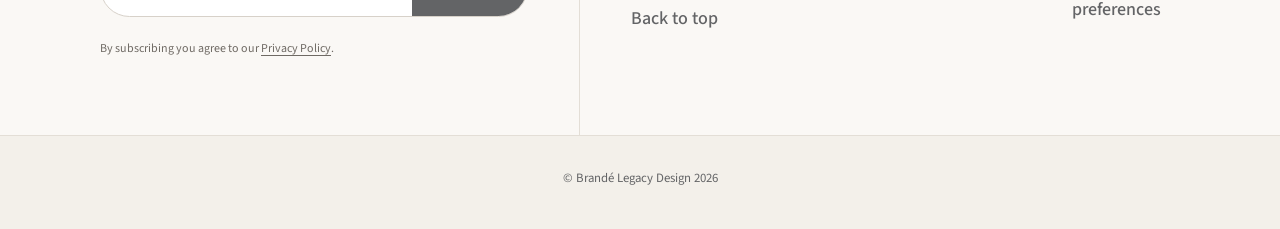
<file: about.html>
<!doctype html>
<html lang="en">
  <head>
    <meta charset="utf-8" />
    <meta name="viewport" content="width=device-width, initial-scale=1" />
    <title>About | Brand&eacute; Legacy Design</title>
    <link rel="icon" type="image/png" href="https://raw.githubusercontent.com/KeralPatel3095/Brande_Images/9cf67e094aeaa130865a33879009bbd9b97c3873/Brand%C3%A9.png">
    <link rel="stylesheet" href="includes/site-layout.css" />
    <style>
      @import url("https://fonts.googleapis.com/css2?family=DM+Sans:wght@400;500;600&family=Inter:wght@300;400;500;600&family=Poppins:wght@400;500;600&family=Source+Sans+3:ital,wght@0,400;0,500;0,600;0,700;1,400&display=swap");

      :root{
        --main:#D6E3CE;
        --bg:#D6E3CE;
        --text:#636466;
        --muted:#636466;
        --border:#C7D7BE;
        --surface:#EFEEEE;
        --cream:#EFEEEE;
        --cream2:#F7F7F7;
        --accent:#636466;
        --accentText:#ffffff;
        --radius:14px;
        --shadow:0 10px 30px rgba(0,0,0,.06);
        --container:1120px;
        --font-sans:"Inter", "Poppins", "DM Sans", "Helvetica Neue", Helvetica, Arial, ui-sans-serif, system-ui, -apple-system, Segoe UI, Roboto, sans-serif;
      }

      *{box-sizing:border-box}
      /* Do not set overflow-x:hidden on html/body — it breaks sticky header nav (see includes/site-layout.css) */
      html{scroll-behavior:smooth}
      body{
        margin:0;
        font-family:var(--font-sans);
        font-size:17px;
        color:var(--text);
        line-height:1.5;
        font-weight:400;
        background:linear-gradient(180deg, #D6E3CE 0%, #EFEEEE 55%, #ffffff 100%);
      }
      a{color:inherit; text-decoration:none}
      .container{max-width:var(--container); margin:0 auto; padding:0 20px}

      main{padding:0}
      section{padding:88px 0}
      main > section{
        width:100%;
        position:relative;
      }
      main > section > .container{
        height:auto;
        display:block;
        transform:translateY(0);
        filter:none;
      }

      /* Same reveal transitions used on index */
      main > section h1,
      main > section .sectionTitle,
      main > section .kicker,
      main > section .philosophyCard h3,
      main > section .processCard h3,
      main > section .resultValue{
        opacity:0;
        transform:translateY(28px);
        transition:
          opacity 1.05s cubic-bezier(0.25, 0.46, 0.45, 0.94),
          transform 1.05s cubic-bezier(0.25, 0.46, 0.45, 0.94);
      }
      main > section.inView h1,
      main > section.inView .sectionTitle,
      main > section.inView .kicker,
      main > section.inView .philosophyCard h3,
      main > section.inView .processCard h3,
      main > section.inView .resultValue{
        opacity:1;
        transform:translateY(0);
      }
      main > section .sectionLead,
      main > section .introBody p,
      main > section .philosophyCard p,
      main > section .toolsLead,
      main > section .toolsList li,
      main > section .servicePill,
      main > section .processCard p,
      main > section .resultLabel,
      main > section .aboutResultsCta .ctaRow{
        opacity:0;
        transform:translateY(24px);
        transition:
          opacity 1.05s cubic-bezier(0.25, 0.46, 0.45, 0.94) .16s,
          transform 1.05s cubic-bezier(0.25, 0.46, 0.45, 0.94) .16s;
      }
      main > section.inView .sectionLead,
      main > section.inView .introBody p,
      main > section.inView .philosophyCard p,
      main > section.inView .toolsLead,
      main > section.inView .toolsList li,
      main > section.inView .servicePill,
      main > section.inView .processCard p,
      main > section.inView .resultLabel,
      main > section.inView .aboutResultsCta .ctaRow{
        opacity:1;
        transform:translateY(0);
      }
      main > section .mediaCard{
        opacity:0;
        transform:translateY(30px) scale(.985);
        transition:
          opacity 1.05s cubic-bezier(0.25, 0.46, 0.45, 0.94) .12s,
          transform 1.05s cubic-bezier(0.25, 0.46, 0.45, 0.94) .12s;
      }
      main > section.inView .mediaCard{
        opacity:1;
        transform:translateY(0) scale(1);
      }

      @media (prefers-reduced-motion: reduce){
        main > section *{
          transition:none !important;
          animation:none !important;
          transform:none !important;
          opacity:1 !important;
          filter:none !important;
        }
      }
      .fullScreenSection{
        min-height:100svh;
        display:flex;
        align-items:center;
      }
      .kicker{
        margin:0 0 14px;
        text-align:center;
        letter-spacing:.14em;
        font-weight:900;
        font-size:12px;
        text-transform:none;
        color: #a9be9f;
      }
      .sectionTitle{
        margin:0 auto 18px;
        text-align:center;
        max-width:24ch;
        font-size:44px;
        line-height:1.1;
        letter-spacing:-.02em;
        color:#636466;
        font-weight:600;
        text-transform:lowercase;
      }
      h1, h2, h3{
        text-transform:lowercase;
      }
      .sectionLead{
        margin:0 auto;
        max-width:72ch;
        text-align:center;
        font-size:17px;
        line-height:1.7;
        color:#636466;
      }
      .ctaRow{
        margin-top:26px;
        display:flex;
        gap:12px;
        flex-wrap:wrap;
      }
      .ctaBtn{
        display:inline-flex;
        align-items:center;
        justify-content:center;
        border-radius:999px;
        padding:12px 18px;
        font-size:15px;
        font-weight:600;
        line-height:1;
        letter-spacing:.01em;
        border:1px solid transparent;
        transition:transform .22s ease, background-color .22s ease, border-color .22s ease, color .22s ease;
      }
      .ctaBtnPrimary{
        background:var(--accent);
        color:var(--accentText);
      }
      .ctaBtnSecondary{
        background:transparent;
        border-color:#D6E3CE;
        color:#9b9a80;
      }
      .ctaBtn:hover{
        transform:translateY(-1px);
      }
      .ctaBtnPrimary:hover{
        background:#9b9a80;
      }
      .ctaBtnSecondary:hover{
        background:#dbe7d4;
      }
      .splitLayout{
        display:grid;
        grid-template-columns:1.05fr .95fr;
        gap:24px;
        align-items:center;
      }
      .splitLayout.reverse{
        grid-template-columns:.95fr 1.05fr;
      }
      .splitText{
        background:rgba(255,255,255,.72);
        border:1px solid #dbe7d4;
        border-radius:18px;
        padding:clamp(22px,3vw,36px);
      }
      .splitText .kicker,
      .splitText .sectionTitle,
      .splitText .sectionLead{
        text-align:left;
        margin-left:0;
        margin-right:0;
      }
      .splitText .sectionTitle{
        max-width:18ch;
      }
      .splitText .sectionLead{
        max-width:62ch;
      }
      .mediaCard{
        border-radius:18px;
        overflow:hidden;
        border:1px solid #dbe7d4;
        box-shadow:0 14px 34px rgba(53,77,55,.14);
        min-height:clamp(320px,58vh,620px);
        background:#fff;
        transition:transform .45s ease, box-shadow .45s ease;
      }
      .mediaCard:hover{
        transform:translateY(-4px);
        box-shadow:0 18px 34px rgba(59,58,50,.12);
      }
      .mediaCard img{
        width:100%;
        height:100%;
        object-fit:cover;
        display:block;
      }

      .introSection{
        background:var(--main);
        border-top:1px solid var(--border);
        border-bottom:1px solid var(--border);
      }
      .introSection.fullScreenSection{
        min-height:100svh;
        padding:32px;
      }
      .introSection > .container{
        max-width:100%;
        padding:0;
        height:100%;
      }
      .aboutWorkflowInner{
        display:grid;
        grid-template-columns:1.2fr 1fr;
        gap:0;
        align-items:stretch;
        min-height:100svh;
        height:100%;
        background:var(--main);
      }
      .aboutWorkflowVisual{
        min-height:460px;
        position:relative;
        overflow:hidden;
      }
      .aboutWorkflowVisual .workflowImg{
        position:absolute;
        inset:0;
        width:100%;
        height:100%;
        object-fit:cover;
        display:block;
        transition:opacity .6s ease-out, transform .6s ease-out;
      }
      .aboutWorkflowVisual .workflowImgDefault{
        opacity:1;
        transform:scale(1);
      }
      .aboutWorkflowVisual .workflowImgHover{
        opacity:0;
        transform:scale(1.04);
      }
      .aboutWorkflowVisual:hover .workflowImgDefault{
        opacity:0;
        transform:scale(1.05);
      }
      .aboutWorkflowVisual:hover .workflowImgHover{
        opacity:1;
        transform:scale(1);
      }
      .aboutWorkflowText{
        padding:64px 56px;
        display:flex;
        flex-direction:column;
        justify-content:center;
      }
      .aboutWorkflowText .kicker{
        text-align:left;
        margin-bottom:12px;
      }
      .aboutWorkflowText .sectionTitle{
        text-align:left;
        margin:0 0 18px;
        max-width:16ch;
        text-transform:lowercase;
      }
      .aboutWorkflowText .introBody{
        margin:0;
        max-width:66ch;
        gap:14px;
      }
      .aboutWorkflowText .introBody p{
        text-align:left;
      }
      .introBody{
        margin:28px auto 0;
        max-width:78ch;
        display:grid;
        gap:16px;
      }
      .introBody p{
        margin:0;
        text-align:center;
        color:#636466;
        line-height:1.75;
      }
      .preIntroNote{
        background:#f4f4f4;
        min-height:100svh;
        display:flex;
        align-items:center;
      }
      .preIntroWrap{
        max-width:78ch;
        margin:0 auto;
        text-align:center;
      }
      .preIntroWrap .kicker{
        margin-bottom:14px;
      }
      .preIntroWrap .sectionTitle{
        margin:0 auto 14px;
        max-width:18ch;
        text-align:center;
      }
      .preIntroWrap .sectionLead{
        margin:0 auto;
        max-width:56ch;
        text-align:center;
      }
      .preIntroWrap .ctaRow{
        justify-content:center;
        margin-top:20px;
      }

      .philosophySection{
        background:linear-gradient(180deg, #fbfbf8, #f4f4ef);
        border-top:1px solid #ecece8;
        border-bottom:1px solid #ecece8;
        min-height:100svh;
        display:flex;
        align-items:center;
      }
      .philosophyLayout{
        display:grid;
        grid-template-columns:.92fr 1.08fr;
        gap:clamp(26px,3vw,42px);
        align-items:stretch;
      }
      .philosophyIntro{
        background:transparent;
        border:none;
        border-radius:0;
        padding:0;
        box-shadow:none;
        display:flex;
        flex-direction:column;
        justify-content:center;
      }
      .philosophyIntro .kicker,
      .philosophyIntro .sectionTitle,
      .philosophyIntro .sectionLead{
        text-align:left;
        margin-left:0;
        margin-right:0;
      }
      .philosophyIntro .sectionTitle{
        max-width:14ch;
        margin-bottom:14px;
      }
      .philosophyIntro .sectionLead{
        max-width:44ch;
      }
      .philosophyGrid{
        display:grid;
        grid-template-columns:1fr;
        gap:22px;
      }
      .philosophyCard{
        background:transparent;
        border:none;
        border-radius:0;
        padding:0 0 0 22px;
        box-shadow:none;
        transition:transform .22s ease;
        position:relative;
        overflow:hidden;
      }
      .philosophyCard::before{
        content:"";
        position:absolute;
        left:0;
        top:0;
        bottom:0;
        width:2px;
        background:#bdbba6;
      }
      .philosophyCard:hover{
        transform:translateY(-1px);
      }
      .philosophyCard h3{
        margin:0 0 12px;
        font-size:clamp(26px,2.5vw,34px);
        line-height:1.2;
        color:#636466;
        font-weight:600;
        letter-spacing:-.01em;
      }
      .philosophyCard p{
        margin:0;
        color:#636466;
        font-size:17px;
        line-height:1.72;
      }

      .toolsSection{
        background:#ffffff;
        border-top:1px solid var(--border);
        border-bottom:1px solid var(--border);
        min-height:100svh;
        display:flex;
        align-items:center;
      }
      .toolsLayout{
        display:grid;
        grid-template-columns:1.1fr .9fr;
        gap:clamp(24px,3vw,42px);
        align-items:center;
      }
      .toolsIntro{
        border-right:2px solid #bdbba6;
        padding-right:18px;
      }
      .toolsIntro .kicker,
      .toolsIntro .sectionTitle,
      .toolsIntro .toolsLead{
        text-align:right;
        margin-left:0;
        margin-right:0;
      }
      .toolsIntro .sectionTitle{
        max-width:14ch;
        margin-bottom:12px;
      }
      .toolsLead{
        margin:0;
        max-width:44ch;
        color:#636466;
        line-height:1.7;
      }
      .toolsList{
        list-style:none;
        margin:0;
        padding:0;
        display:grid;
        grid-template-columns:1fr;
        gap:14px;
      }
      .toolsList li{
        background:transparent;
        border:none;
        border-bottom:1px solid rgba(110,108,94,.28);
        border-radius:0;
        padding:0 0 10px;
        font-size:17px;
        font-weight:500;
        color:#636466;
        display:block;
      }
      .toolRow{
        display:flex;
        align-items:center;
        justify-content:flex-start;
        gap:12px;
      }
      .toolRow::before{
        content:"";
        display:inline-block;
        width:8px;
        height:8px;
        border-radius:999px;
        background:var(--main);
        flex-shrink:0;
      }
      .toolsList li span{
        display:inline-flex;
        align-items:center;
        width:100%;
      }
      .toolDesc{
        margin:6px 0 0 20px;
        font-size:13px;
        line-height:1.4;
        color:#636466;
        max-height:0;
        opacity:0;
        overflow:hidden;
        transition:max-height .26s ease, opacity .26s ease;
      }
      .toolsList li:hover .toolDesc{
        max-height:40px;
        opacity:1;
      }
      .toolsSubGrid{
        margin-top:18px;
        display:grid;
        grid-template-columns:1fr 1fr;
        gap:10px 16px;
      }
      .toolsSubItem{
        border-top:1px solid rgba(110,108,94,.22);
        padding-top:8px;
      }
      .toolsSubItem h4{
        margin:0 0 4px;
        font-size:12px;
        letter-spacing:.08em;
        text-transform:none;
        color:#636466;
        font-weight:600;
      }
      .toolsSubItem p{
        margin:0;
        font-size:14px;
        line-height:1.45;
        color:#636466;
      }

      .servicesSection{
        background:#D6E3CE;
        border-top:1px solid #ecece8;
        border-bottom:1px solid #ecece8;
        min-height:100svh;
        display:flex;
        align-items:center;
        padding:clamp(18px, 2.6vw, 32px);
      }
      .servicesSection > .container{
        width:100%;
        max-width:100%;
        padding:0;
      }
      .servicesLayout{
        display:grid;
        grid-template-columns:1fr;
        gap:0;
      }
      .servicesIntro{
        border-left:none;
        border-top:none;
        padding:0;
      }
      .servicesGrid{
        display:grid;
        grid-template-columns:1fr;
        gap:0;
      }
      .serviceSplit{
        --service-gap: 0px;
        display:grid;
        grid-template-columns:50% 50%;
        gap:var(--service-gap);
        width:100%;
        min-height:100svh;
        background:var(--main);
      }
      .serviceSplit.reverse .servicesPanel{
        order:1;
      }
      .serviceSplit.reverse .serviceVisual{
        order:2;
        margin-top:0;
        margin-left:0;
        width:100%;
      }
      .servicesPanel{
        display:flex;
        flex-direction:column;
        justify-content:center;
        height:100%;
        padding:64px clamp(30px, 4vw, 56px);
        align-items:flex-end;
      }
      .serviceVisual{
        position:relative;
        width:100%;
        min-height:100svh;
        border-radius:0;
        overflow:hidden;
        border:none;
        margin-left:0;
      }
      .serviceSplit .servicesIntro,
      .serviceSplit .servicesGrid{
        width:min(640px, 100%);
        margin-left:auto;
      }
      .serviceSplit .servicesIntro .kicker{
        text-align:left;
        margin:0 0 12px;
      }
      .serviceSplit .servicesIntro .sectionTitle{
        text-align:left;
        margin:0 0 16px;
        max-width:16ch;
      }
      .serviceSplit .servicesIntro .sectionLead{
        text-align:left;
        margin:0;
        max-width:62ch;
      }
      .serviceVisual .serviceImg{
        position:absolute;
        inset:0;
        width:100%;
        height:100%;
        display:block;
        object-fit:cover;
        object-position:left center;
        transition:opacity .6s ease-out, transform .6s ease-out;
      }
      .serviceVisual .serviceImgDefault{
        opacity:1;
        transform:scale(1);
      }
      .serviceVisual .serviceImgHover{
        opacity:0;
        transform:scale(1.04);
      }
      .serviceSplit:first-child .serviceVisual .serviceImg{
        object-position:14% center;
      }
      .serviceVisual:hover .serviceImgDefault{
        opacity:0;
        transform:scale(1.05);
      }
      .serviceVisual:hover .serviceImgHover{
        opacity:1;
        transform:scale(1);
      }
      .serviceOverview{
        background:transparent;
        border:none;
        border-radius:0;
        padding:8px 0 12px;
        border-bottom:1px solid rgba(91,101,86,.2);
      }
      .serviceTitle{
        margin:0 0 8px;
        font-size:20px;
        line-height:1.24;
        color:#636466;
        font-weight:600;
      }
      .serviceBrief{
        margin:0;
        color:#636466;
        font-size:15px;
        line-height:1.55;
      }

      .processSection{
        background:linear-gradient(180deg, #f5f3ea, #ece9dc);
        border-top:1px solid var(--border);
        border-bottom:1px solid var(--border);
      }
      .processLayout{
        display:grid;
        grid-template-columns:.95fr 1.05fr;
        gap:20px;
        align-items:stretch;
        margin-top:24px;
      }
      .processGrid{
        display:grid;
        grid-template-columns:1fr;
        gap:14px;
      }
      .processCard{
        background:#fff;
        border:1px solid var(--border);
        border-radius:14px;
        padding:18px 16px;
      }
      .processStep{
        display:inline-flex;
        width:28px;
        height:28px;
        align-items:center;
        justify-content:center;
        border-radius:999px;
        background:var(--main);
        color:#636466;
        font-size:14px;
        font-weight:700;
        margin-bottom:10px;
      }
      .processCard h3{
        margin:0 0 8px;
        font-size:22px;
        line-height:1.2;
        font-weight:600;
        color:#636466;
      }
      .processCard p{
        margin:0;
        color:#636466;
        line-height:1.6;
        font-size:16px;
      }

      .resultsSection{
        background:#D6E3CE;
        border-top:1px solid #ecece8;
        border-bottom:1px solid #ecece8;
        min-height:100svh;
        display:flex;
        align-items:center;
      }
      .resultsLayout{
        display:grid;
        grid-template-columns:1fr;
        gap:clamp(26px, 4vw, 44px);
        align-items:center;
      }
      .resultsIntro{
        text-align:center;
        max-width:72ch;
        margin:0 auto;
        color:#636466;
      }
      .resultsIntro .sectionTitle{
        margin:0 auto 12px;
        max-width:18ch;
      }
      .resultsIntro .sectionLead{
        max-width:62ch;
        margin:0 auto;
      }
      .resultsGrid{
        display:grid;
        grid-template-columns:repeat(3, minmax(0, 1fr));
        gap:clamp(12px, 2vw, 22px);
      }
      .resultItem{
        display:flex;
        flex-direction:column;
        align-items:center;
        gap:10px;
        text-align:center;
        padding:22px 10px 8px;
        border-top:1px solid rgba(91,101,86,.26);
      }
      .resultValue{
        margin:0;
        font-size:clamp(34px, 5vw, 54px);
        line-height:1.05;
        font-weight:600;
        color:#636466;
        letter-spacing:-.02em;
      }
      .resultLabel{
        margin:0;
        font-size:15px;
        color:#636466;
        max-width:26ch;
      }

      .aboutResultsCta{
        background:linear-gradient(180deg, #eef5e9 0%, #ffffff 100%);
        border-top:1px solid #dbe7d4;
        padding:140px 0 32px 0;
        display:flex;
        align-items:center;
        justify-content:center;
      }
      .aboutResultsCta .container{
        width:100%;
        display:flex;
        justify-content:center;
      }
      .aboutResultsCtaInner{
        width:100%;
        max-width:52ch;
        margin:0 auto;
        text-align:center;
        padding:0;
        display:flex;
        flex-direction:column;
        align-items:center;
      }
      .aboutResultsCta .kicker{
        margin:0 0 14px;
        color:#7b9472;
        width:100%;
      }
      .aboutResultsCta .sectionTitle{
        max-width:none;
        width:100%;
        margin:0 0 16px;
        text-transform:none;
      }
      .aboutResultsCta .sectionLead{
        max-width:none;
        width:100%;
        margin:0 auto 28px;
      }
      .aboutResultsCta .ctaRow{
        margin-top:4px;
        justify-content:center;
        width:100%;
      }
      .aboutResultsCta .ctaBtnPrimary{
        min-width:190px;
        padding:13px 22px;
      }

      @media (max-width: 980px){
        .fullScreenSection{min-height:auto}
        .splitLayout,
        .splitLayout.reverse,
        .processLayout{grid-template-columns:1fr}
        .introSection.fullScreenSection{padding:52px 20px}
        .aboutWorkflowInner{grid-template-columns:1fr; min-height:auto}
        .aboutWorkflowVisual{min-height:340px}
        .aboutWorkflowText{padding:40px 24px}
        .aboutWorkflowText .kicker,
        .aboutWorkflowText .sectionTitle,
        .aboutWorkflowText .introBody p{
          text-align:center;
        }
        .aboutWorkflowText .sectionTitle{
          max-width:20ch;
          margin:0 auto 16px;
        }
        .aboutWorkflowText .introBody{
          margin:0 auto;
        }
        .splitText .kicker,
        .splitText .sectionTitle,
        .splitText .sectionLead{
          text-align:center;
          margin-left:auto;
          margin-right:auto;
        }
        .splitText .sectionTitle{max-width:22ch}
        .splitText .sectionLead{max-width:72ch}
        .philosophySection{
          min-height:auto;
          display:block;
        }
        .philosophyLayout{grid-template-columns:1fr}
        .philosophyIntro .kicker,
        .philosophyIntro .sectionTitle,
        .philosophyIntro .sectionLead{
          text-align:center;
          margin-left:auto;
          margin-right:auto;
        }
        .philosophyIntro .sectionTitle{max-width:20ch}
        .philosophyIntro .sectionLead{max-width:72ch}
        .toolsSection{
          min-height:auto;
          display:block;
        }
        .toolsLayout{
          grid-template-columns:1fr;
        }
        .toolsIntro{
          border-right:none;
          border-top:2px solid #bdbba6;
          padding-right:0;
          padding-top:14px;
        }
        .toolsIntro .kicker,
        .toolsIntro .sectionTitle,
        .toolsIntro .toolsLead{
          text-align:center;
          margin-left:auto;
          margin-right:auto;
        }
        .toolsIntro .sectionTitle{max-width:20ch}
        .toolsIntro .toolsLead{max-width:72ch}
        .servicesLayout{grid-template-columns:1fr}
        .serviceSplit{grid-template-columns:1fr}
        .servicesPanel{
          padding:40px 24px;
          align-items:stretch;
        }
        .serviceVisual{
          min-height:clamp(320px, 52svh, 520px);
        }
        .serviceSplit .servicesIntro,
        .serviceSplit .servicesGrid{
          width:100%;
          margin-left:0;
        }
        .serviceSplit .servicesIntro .kicker,
        .serviceSplit .servicesIntro .sectionTitle,
        .serviceSplit .servicesIntro .sectionLead{
          text-align:center;
          margin-left:auto;
          margin-right:auto;
        }
        .serviceSplit .servicesIntro .sectionTitle{max-width:20ch}
        .serviceSplit .servicesIntro .sectionLead{max-width:72ch}
        .servicesSection{
          min-height:100svh;
          display:flex;
          align-items:center;
        }
        .resultsLayout{grid-template-columns:1fr}
        .resultsIntro .kicker,
        .resultsIntro .sectionTitle,
        .resultsIntro .sectionLead{
          text-align:center;
          margin-left:auto;
          margin-right:auto;
        }
        .resultsIntro .sectionTitle{max-width:20ch}
        .resultsIntro .sectionLead{max-width:72ch}
        .resultsSection{
          min-height:100svh;
          display:flex;
          align-items:center;
        }
        .resultsGrid{grid-template-columns:repeat(2, minmax(0, 1fr))}
        .aboutResultsCta{
          padding:96px 0 88px;
        }
        .aboutResultsCtaInner{
          max-width:46ch;
        }
      }
      @media (max-width: 620px){
        .container{padding:0 14px}
        section{padding:64px 0}
        .introSection.fullScreenSection{padding:52px 14px}
        .philosophyCard{
          padding-left:16px;
        }
        .sectionTitle{font-size:34px}
        .sectionLead, .introBody p{font-size:16px}
        .ctaRow{justify-content:center}
        .toolsList li{
          font-size:16px;
          padding-bottom:10px;
        }
        .toolDesc{
          max-height:40px;
          opacity:1;
          margin-left:20px;
        }
        .toolsSubGrid{
          grid-template-columns:1fr;
        }
        .serviceVisual{min-height:300px}
        .resultsGrid{grid-template-columns:1fr}
        .resultItem{padding-top:16px}
      }
    </style>
  </head>
  <body>
    <div class="headerPreNav" id="headerPreNav" style="--pre-hide:0">
      <div class="promoStrip">
        <div class="container">
          <div class="promoText">Elevating Brands Through Thoughtful Design.</div>
        </div>
      </div>
      <div class="SpaceInBetween" aria-hidden="true">
        <div class="container">
          <div class="spaceInBetweenText"></div>
        </div>
      </div>
    </div>

    <header class="siteHeaderBar" id="siteHeaderBar" aria-label="Main header">
      <div class="container">
        <div class="topbar">
          <button
            type="button"
            class="menuToggleButton"
            id="mobileMenuToggle"
            aria-label="Open navigation menu"
            aria-controls="mobilePrimaryNav"
            aria-expanded="false"
          >
            ☰
          </button>

          <nav class="leftNav" aria-label="Primary navigation left">
            <ul>
              <li><a class="link" href="index.html">Home</a></li>
              <li><a class="link" href="about.html">About</a></li>
              <li>
                <button
                  type="button"
                  class="navButton"
                  data-mega="services"
                  aria-haspopup="dialog"
                  aria-controls="megaMenuOverlay"
                >
                  Services ▾
                </button>
              </li>

              <li>
                <a class="link" href="portfolio.html">Portfolio</a>
              </li>
            </ul>
          </nav>

          <a href="index.html" class="logoWordmark" aria-label="Brandé Legacy Design logo">Brand&eacute;</a>

          <nav class="rightNav" id="mobilePrimaryNav" aria-label="Primary navigation right">
            <ul>
              <li><a class="ctaBtn" href="contact.html">Contact</a></li>
            </ul>
          </nav>
        </div>
      </div>
    </header>

    <!-- Full-page mega menu overlay (Services only) -->
    <div id="megaMenuOverlay" class="overlayMenu" role="dialog" aria-modal="true" aria-hidden="true">

      <div class="overlayInner">
        <div class="overlayLeft">
          <button type="button" class="overlayBack" id="megaMenuBack">Back</button>
          <div class="overlayTitle" id="megaMenuTitle">Services</div>

          <div class="overlayList" role="menu" aria-label="Menu items">
            <button type="button" class="overlayItem" data-services-target="Brand-focusedmarketingwebsites.html">
              Brand-focused marketing websites
            </button>
            <button type="button" class="overlayItem" data-services-target="emailcampaigndesign.html">
              Email Campaign Design
            </button>
            <!-- <button type="button" class="overlayItem" data-services-target="instagramstoriesandpost.html">
              Instagram post and stories
            </button>
            <button type="button" class="overlayItem" data-services-target="brandidentity.html">
              Brand Identity
            </button> -->
            <button type="button" class="overlayItem" data-services-target="socialmediammanagemtent.html">
              Social media management
            </button>
          </div>
        </div>

         <div class="overlayRight">
          <div class="overlayPreviewGrid" aria-label="Images preview">
            <div class="overlayPreviewTile">
              <!-- <div class="previewBadge" style="top:12px; left:12px;">Featured</div> -->
              <img
                alt=""
                loading="lazy"
                src="images/email1.3.jpg"
                style="object-position: 16% 50%;"
              />
            </div>

            <div class="overlayPreviewTile">
              <!-- <div class="previewBadge" style="top:12px; left:12px;">New</div> -->
              <img
                alt=""
                loading="lazy"
                src="images/Website2.jpg"
                style="object-position: 48% 50%;"
              />
            </div>

            <div class="overlayPreviewTile">
              <!-- <div class="previewBadge" style="top:12px; left:12px;">Limited</div> -->
              <img
                alt=""
                loading="lazy"
                src="images/website3.1.jpg"
                style="object-position: 74% 50%;"
              />
            </div>
          </div>
        </div>
      </div>
    </div>
    <!--about-intro-->
    <main>
      <section class="preIntroNote" aria-label="Closing note">
        <div class="container">
          <div class="preIntroWrap">
            <p class="kicker">A Different Perspective</p>
            <h2 class="sectionTitle">Built for businesses that are ready to be taken seriously</h2>
            <p class="sectionLead">At Brandé Legacy Design, we believe your brand should work as hard as you do. We combine strategic thinking with intentional design to help small businesses and startups build a presence that attracts better clients, commands better prices, and grows with purpose.</p>
            <div class="ctaRow">
              <!-- <a class="ctaBtn ctaBtnPrimary" href="./index.html#final-cta">Shop Now</a> -->
              <a class="ctaBtn ctaBtnSecondary" style="background-color:#a9be9f; color: #9b9a80;" href="portfolio.html">View Work</a>
            </div>
          </div>
        </div>
      </section>

      
      <section class="introSection fullScreenSection" aria-label="Introduction">
        <div class="container">
          <div class="aboutWorkflowInner">
            <div class="aboutWorkflowVisual" aria-hidden="true">
              <img class="workflowImg workflowImgDefault" src="images/About1.2.jpg" alt="" loading="lazy" />
              <img class="workflowImg workflowImgHover" src="images/About2.1 (1).jpg" alt="" loading="lazy" />
            </div>
            <div class="aboutWorkflowText">
              <p class="kicker">Introduction</p>
              <h2 class="sectionTitle">About Brand&eacute; Legacy Design</h2>
              <div class="introBody">
                <p>Brand&eacute; Legacy Design is a social media management and creative design studio dedicated to helping businesses grow through thoughtful strategy and compelling visuals.</p>
                <p>Our expertise lies in combining social media management, email marketing, and creative design to create cohesive brand experiences that resonate with audiences.</p>
                <p>We believe effective marketing is built on three pillars: clarity, consistency, and creativity.</p>
              </div>
              <div class="ctaRow">
                <a class="ctaBtn ctaBtnPrimary" href="./index.html#portfolio">Learn More</a>
                <a class="ctaBtn ctaBtnSecondary" href="./index.html#final-cta">Start Inquiry</a>
              </div>
            </div>
          </div>
        </div>
      </section>

      <!-- our philosophy -->
      <section class="philosophySection fullScreenSection" aria-label="Our philosophy">
        <div class="container">
          <div class="philosophyLayout">
            <article class="philosophyIntro">
              <p class="kicker">Our Philosophy</p>
              <h2 class="sectionTitle">Principles that shape every decision</h2>
              <p class="sectionLead">A refined framework that keeps strategy clear, execution intentional, and outcomes measurable.</p>

            </article>
            <div class="philosophyGrid">
              <article class="philosophyCard">
                <h3>Strategy First</h3>
                <p>Great design without strategy is just decoration. Before we open a single design file, we get clear on who you're talking to, what you're saying, and why it matters. That clarity is what makes everything else work.</p>
              </article>
              <article class="philosophyCard">
                <h3>Creative Excellence</h3>
                <p>We hold our work to a high standard because your brand deserves more than a template. Every visual, every word, every touchpoint is crafted to make your business look as good as it truly is.</p>
              </article>
              <article class="philosophyCard">
                <h3>Measurable Growth</h3>
                <p>Beautiful branding means nothing if it doesn't move the needle. Every campaign and strategy we build is tied to real outcomes more visibility, more enquiries, more revenue. We track it so you can see it.</p>
              </article>
            </div>
          </div>
        </div>
      </section>

      <!-- tools and platforms -->
      <section class="toolsSection fullScreenSection" aria-label="Tools and platforms">
        <div class="container">
          <div class="toolsLayout">
            <ul class="toolsList">
              <li>
                <div class="toolRow"><span>Canva</span></div>
                <p class="toolDesc">Fast visual content production for social campaigns.</p>
              </li>
              <li>
                <div class="toolRow"><span>Figma</span></div>
                <p class="toolDesc">Structured design systems and collaborative brand assets.</p>
              </li>
              <li>
                <div class="toolRow"><span>Mailchimp</span></div>
                <p class="toolDesc">Targeted email campaigns with segmentation and automation.</p>
              </li>
              <li>
                <div class="toolRow"><span>Hootsuite</span></div>
                <p class="toolDesc">Content scheduling, publishing, and channel monitoring.</p>
              </li>
              <!-- <li>
                <div class="toolRow"><span>Buffer</span></div>
                <p class="toolDesc">Simple publishing queues and lightweight scheduling workflows.</p>
              </li>
              <li>
                <div class="toolRow"><span>Klaviyo</span></div>
                <p class="toolDesc">Advanced email segmentation and lifecycle campaign automation.</p>
              </li>
              <li>
                <div class="toolRow"><span>Sprout Social</span></div>
                <p class="toolDesc">Social performance tracking with reporting and team workflows.</p>
              </li> -->
              <li>
                <div class="toolRow"><span>Notion Planning Systems</span></div>
                <p class="toolDesc">Campaign planning, calendars, and content approvals.</p>
              </li>
              <li>
                <div class="toolRow"><span>Analytics &amp; reporting platforms</span></div>
                <p class="toolDesc">Weekly dashboards with actionable optimization insights.</p>
              </li>
            </ul>
            <div class="toolsIntro">
              <p class="kicker">Tools &amp; Platforms</p>
              <h2 class="sectionTitle">Industry-standard tools. Professionally delivered results.</h2>
              <p class="toolsLead">We work with the same tools used by the world's leading creative studios so you get agency-quality output without the agency price tag. From design to delivery to performance tracking, every platform we use is chosen to keep your brand sharp and your results visible.</p>
              <!-- <p class="toolsLead" style="margin-top:10px;">From concept to publishing and performance analysis, every workflow is built to keep your brand identity cohesive and measurable.</p> -->
              <!-- <p class="toolsLead" style="margin-top:10px;">Each platform is selected based on your growth stage and business goals, so creative output, campaign delivery, and performance insights stay connected in one streamlined workflow.</p> -->
            </div>
          </div>
        </div>
      </section>

      <!-- service focus -->
      <section class="servicesSection" aria-label="Service focus">
        <div class="container">
          <div class="servicesLayout">
            <div class="serviceSplit">
              <figure class="serviceVisual" aria-label="Creative direction workspace">
                <img class="serviceImg serviceImgDefault" src="images/email2.3.jpg" alt="Brand strategy planning boards and visual references" loading="lazy" />
                <img class="serviceImg serviceImgHover" src="images/email2.3.jpg" alt="Team collaborating on digital campaign planning" loading="lazy" />
              </figure>
              <div class="servicesPanel">
                <div class="servicesIntro">
                  <p class="kicker">Core Service Focus</p>
                  <h2 class="sectionTitle">Everything your brand needs. Nothing it doesn't.</h2>
                  <p class="sectionLead">We keep our services focused so we can deliver them exceptionally. Here's a snapshot of what we do head to our Services page for full details and packages.</p>
                </div>
                <div class="servicesGrid">
                  <article class="serviceOverview">
                    <h3 class="serviceTitle">Social Media Management</h3>
                    <p class="serviceBrief">Consistent, on-brand content planned, designed, and posted for you so your social presence grows while you focus on running your business.</p>
                  </article>
                  <article class="serviceOverview">
                    <h3 class="serviceTitle">Email Marketing Campaigns</h3>
                    <p class="serviceBrief">Strategic email sequences and newsletters that nurture your audience, build loyalty, and convert subscribers into paying clients.</p>
                  </article>
                  <article class="serviceOverview">
                    <h3 class="serviceTitle">Creative Design Systems</h3>
                    <p class="serviceBrief"> brand guides, social templates, and visual assets — all built to work together so your brand looks cohesive everywhere it shows up.</p>
                  </article>
                </div>
              </div>
            </div>
            <div class="serviceSplit reverse">
              <div class="servicesPanel">
                <div class="servicesGrid">
                  <article class="serviceOverview">
                    <h3 class="serviceTitle">Brand Messaging &amp; Positioning</h3>
                    <p class="serviceBrief">A clear, compelling brand voice that speaks directly to your ideal client and sets you apart from competitors.</p>
                  </article>
                  <article class="serviceOverview">
                    <h3 class="serviceTitle">Content Direction &amp; Planning</h3>
                    <p class="serviceBrief"> A structured monthly content calendar built around your goals, so you always know what's going out and why.</p>
                  </article>
                  <article class="serviceOverview">
                    <h3 class="serviceTitle">Performance Optimization</h3>
                    <p class="serviceBrief">Ongoing analysis of what's working, what isn't, and what to do next so your results improve every single month.</p>
                  </article>
                </div>
              </div>
              <figure class="serviceVisual" aria-label="Campaign production workflow">
                <img class="serviceImg serviceImgDefault" src="images/aboutcover.jpg" alt="Creative team reviewing campaign performance and planning content" loading="lazy" />
                <img class="serviceImg serviceImgHover" src="images/aboutcover.jpg" alt="Performance analytics dashboard and content strategy review" loading="lazy" />
              </figure>
            </div>
          </div>
        </div>
      </section>

      <!-- impact highlights -->
      <section class="resultsSection fullScreenSection" aria-label="Impact highlights">
        <div class="container">
          <div class="resultsLayout">
            <div class="resultsIntro">
              <p class="kicker">Impact Highlights</p>
              <h2 class="sectionTitle">This is what consistent, strategic branding looks like.</h2>
              <p class="sectionLead">We don't just deliver great-looking work we deliver work that performs. Here's the framework behind every client engagement.</p>
            </div>
            <div class="resultsGrid">
              <div class="resultItem">
                <p class="resultValue">360&deg;</p>
                <p class="resultLabel">Full-circle brand management from your visual identity and social content to email campaigns and performance reporting. Everything connected, nothing left to chance.</p>
              </div>
              <div class="resultItem">
                <p class="resultValue">Consistent</p>
                <p class="resultLabel">Your brand shows up the same way everywhere same voice, same visuals, same quality. That consistency is what turns strangers into followers and followers into loyal clients.</p>
              </div>
              <div class="resultItem">
                <p class="resultValue">Data-led</p>
                <p class="resultLabel">Every creative decision is backed by real performance data. We don't guess what's working. We measure it, learn from it, and use it to make your next campaign even stronger.</p>
              </div>
            </div>
          </div>
        </div>
      </section>

      <section class="aboutResultsCta" aria-label="Next step">
        <div class="container">
          <div class="aboutResultsCtaInner">
            <p class="kicker">Ready For Your Next Move?</p>
            <h2 class="sectionTitle">Liked what you see? Let&apos;s build something together.</h2>
            <p class="sectionLead">If your brand is ready to look sharper, connect better, and convert more consistently, let&apos;s map out the right next steps together.</p>
            <div class="ctaRow">
              <a class="ctaBtn ctaBtnPrimary" href="contact.html">Book a Free Call</a>
            </div>
          </div>
        </div>
      </section>
    </main>
    <div id="layout-footer"></div>
    <script src="includes/load-includes.js"></script>
    <script>
      (function () {
        var sections = document.querySelectorAll('main > section');
        if (!sections.length) return;
        var observer = new IntersectionObserver(function (entries) {
          entries.forEach(function (entry) {
            if (entry.isIntersecting) {
              entry.target.classList.add('inView');
            }
          });
        }, { threshold: 0.18 });
        sections.forEach(function (section) { observer.observe(section); });
      })();
    </script>
  </body>
</html>
</file>
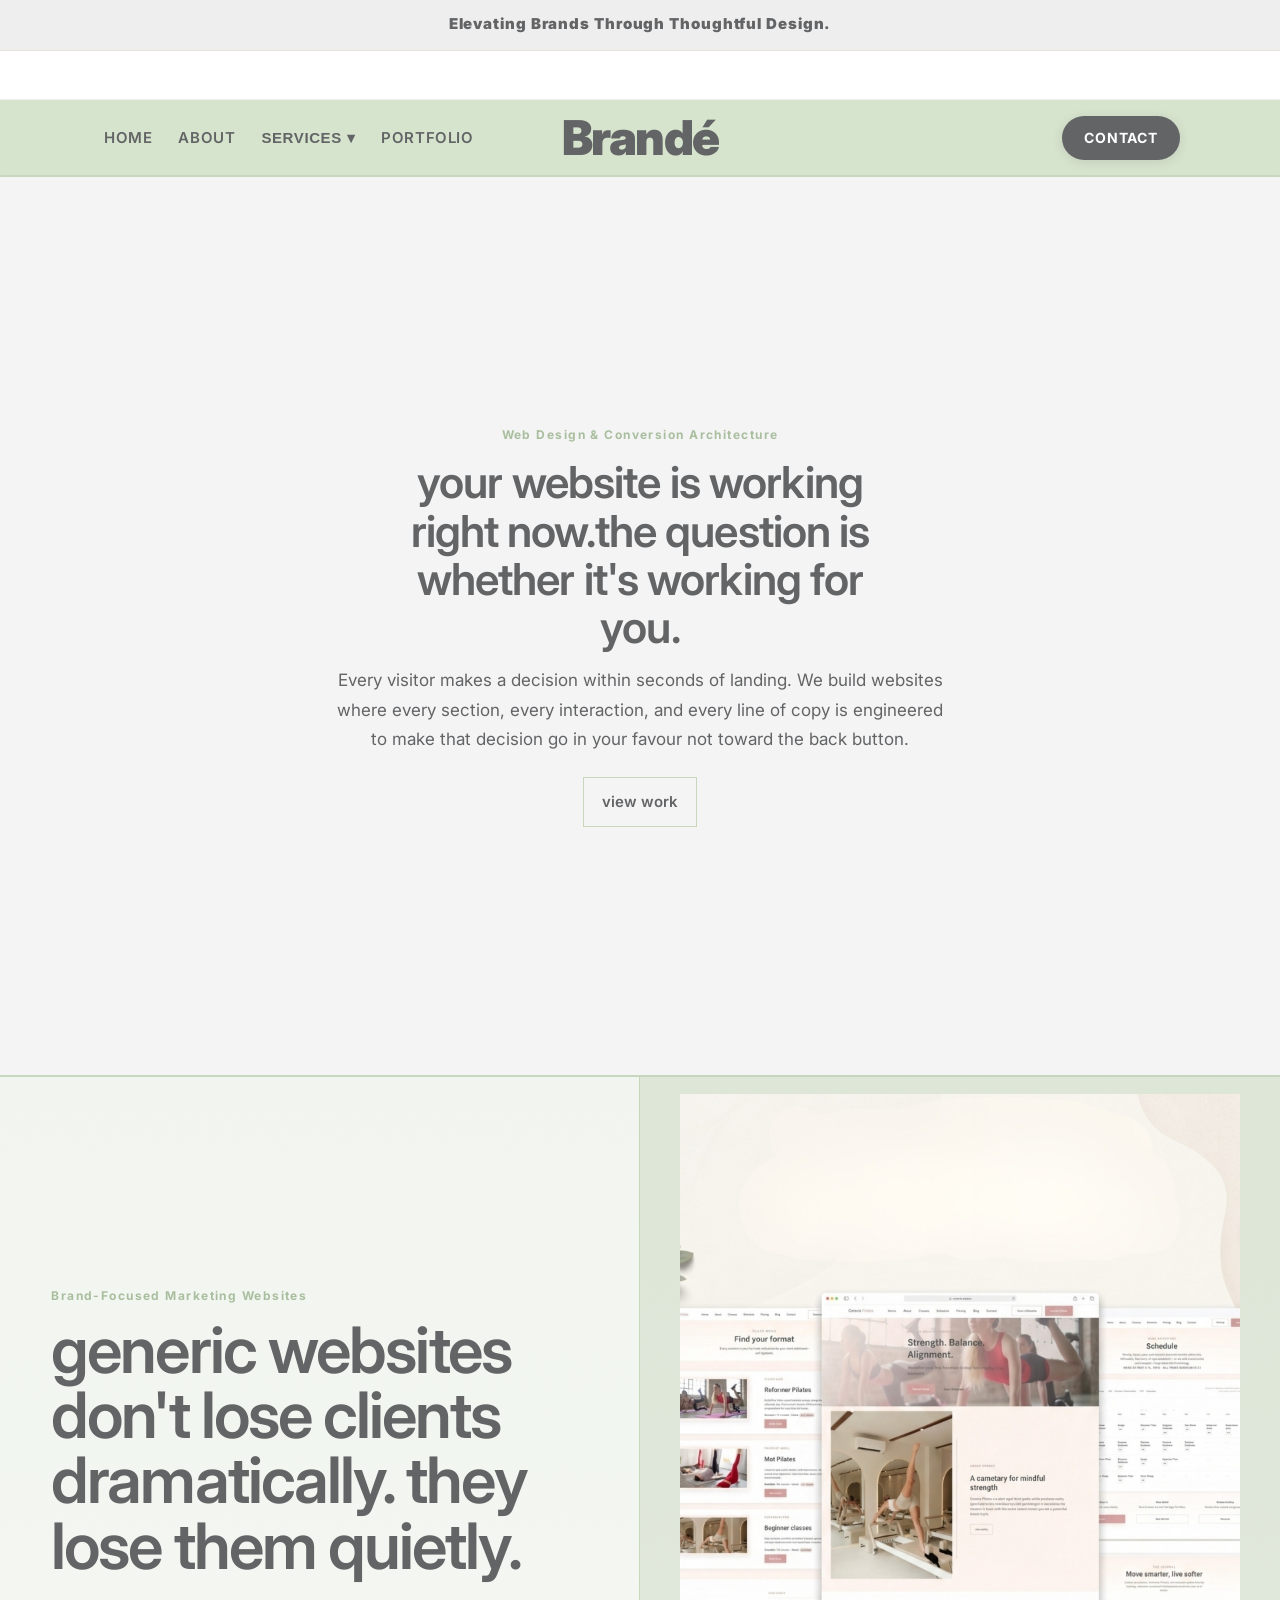
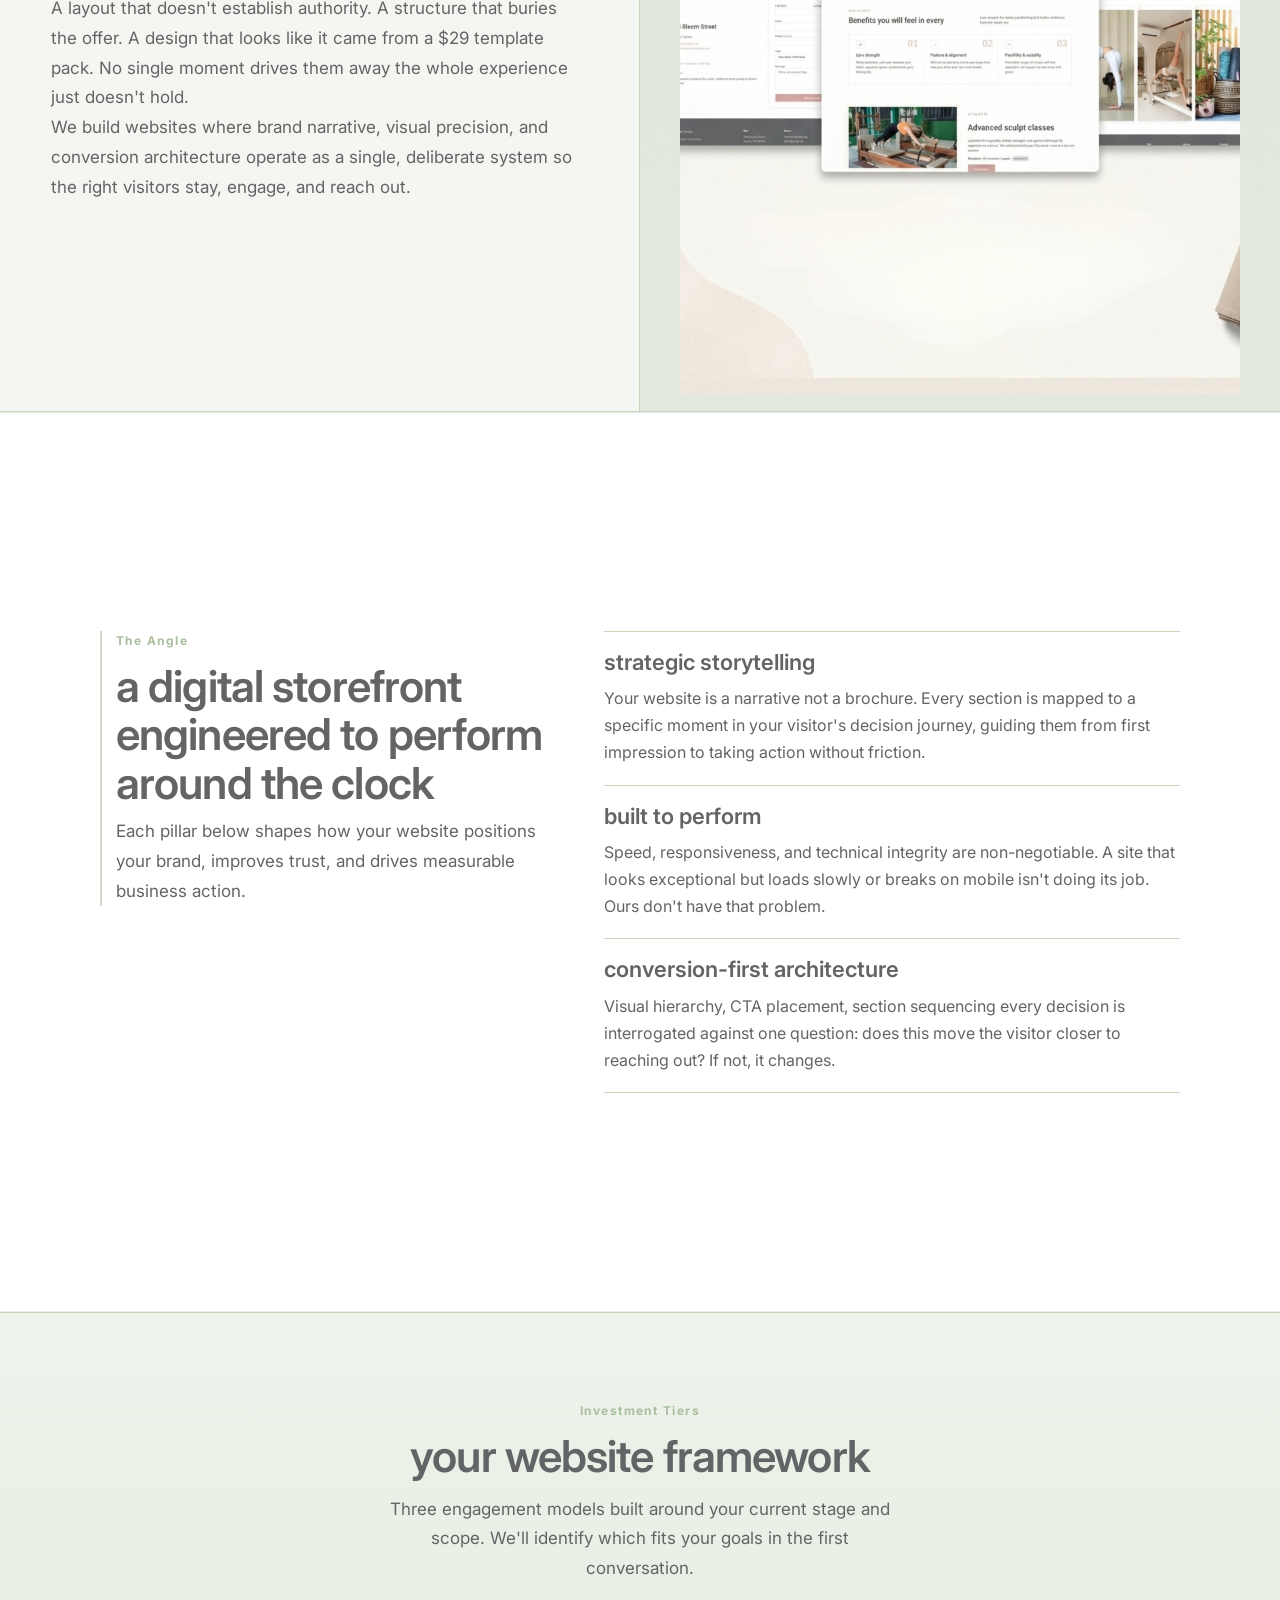
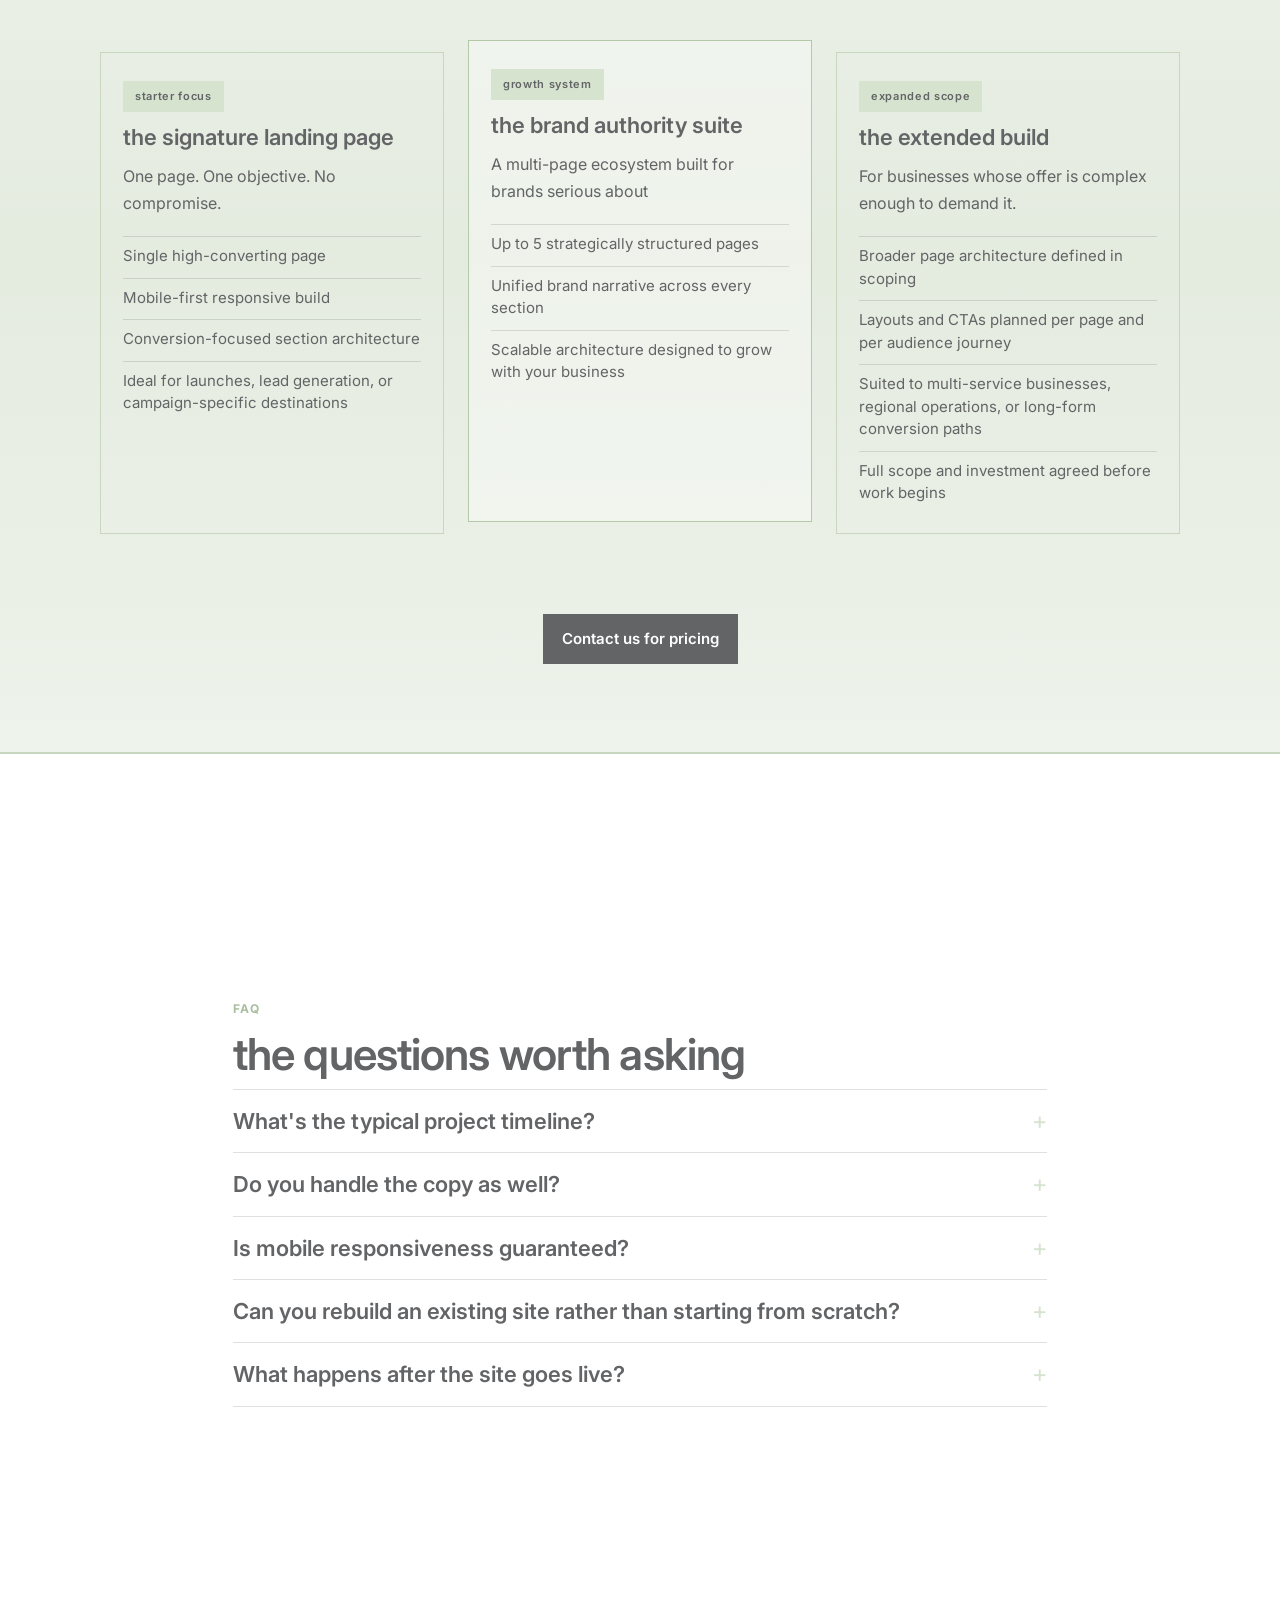
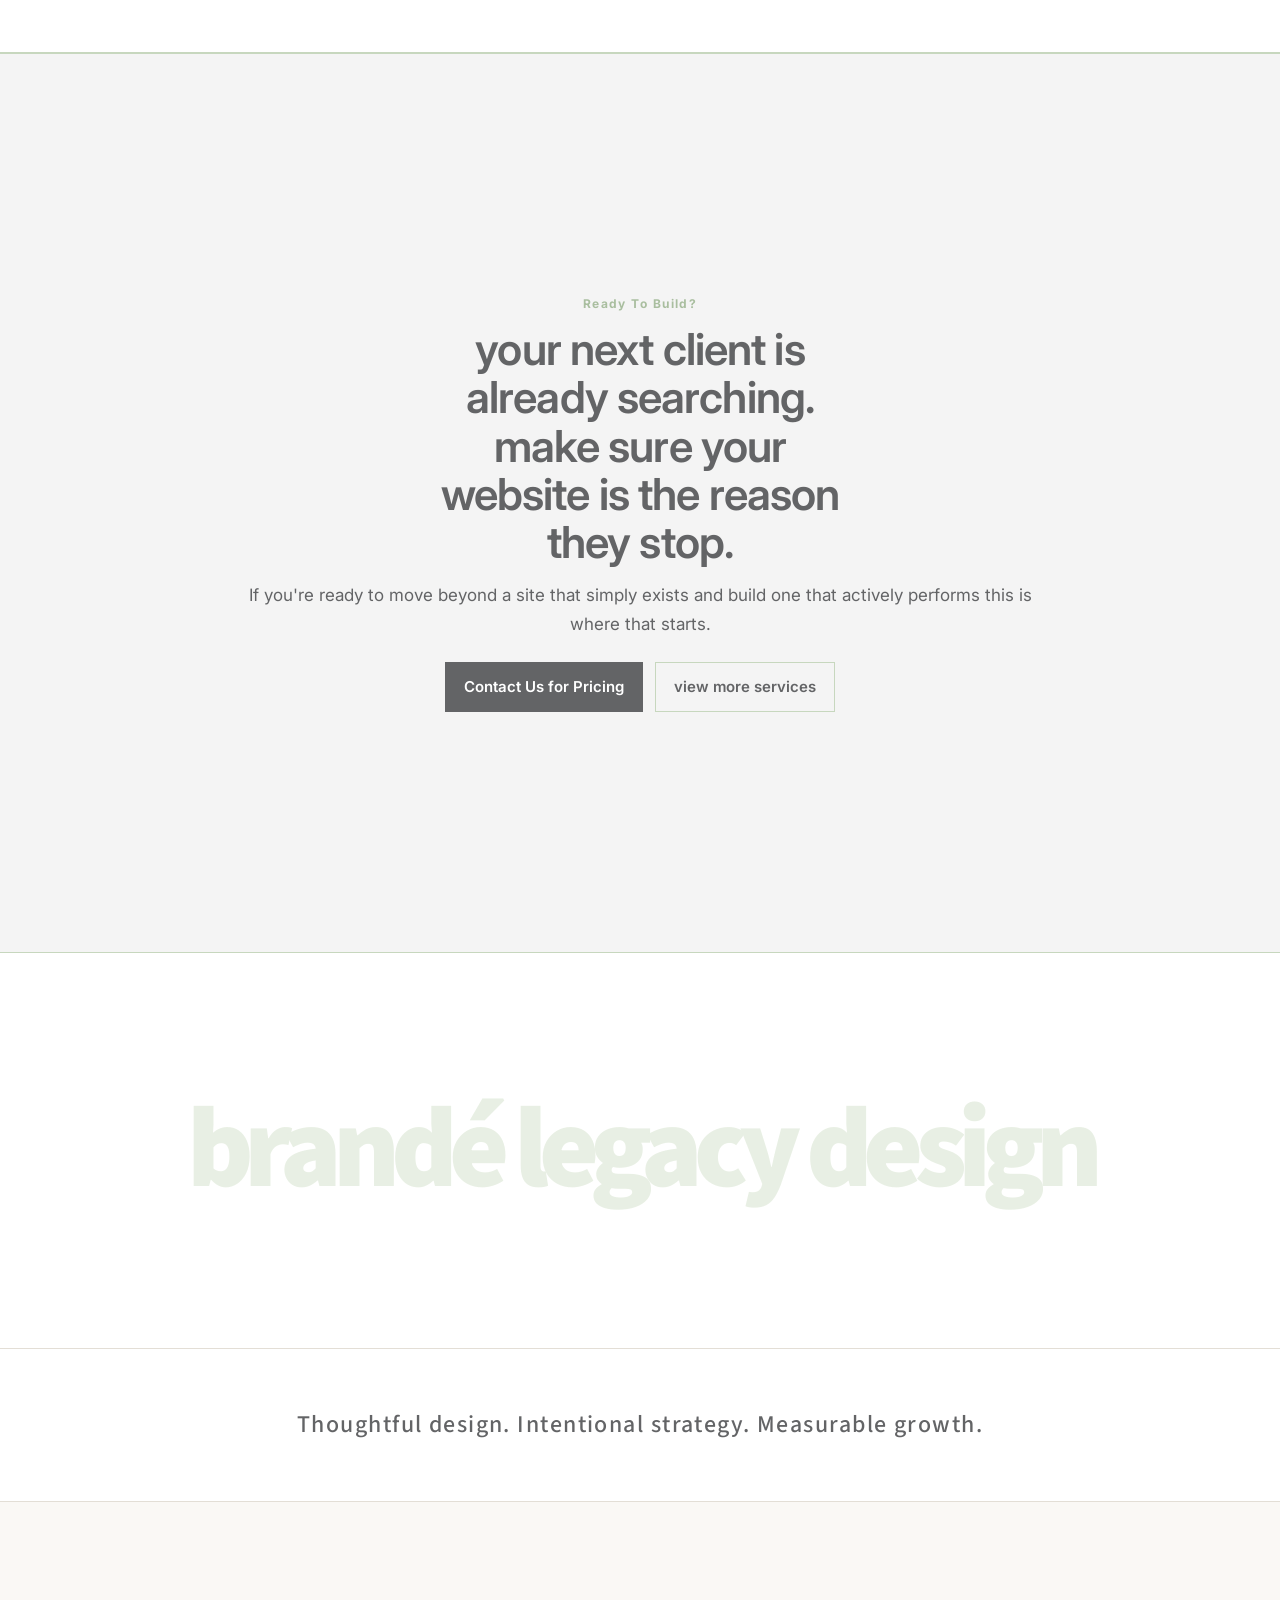
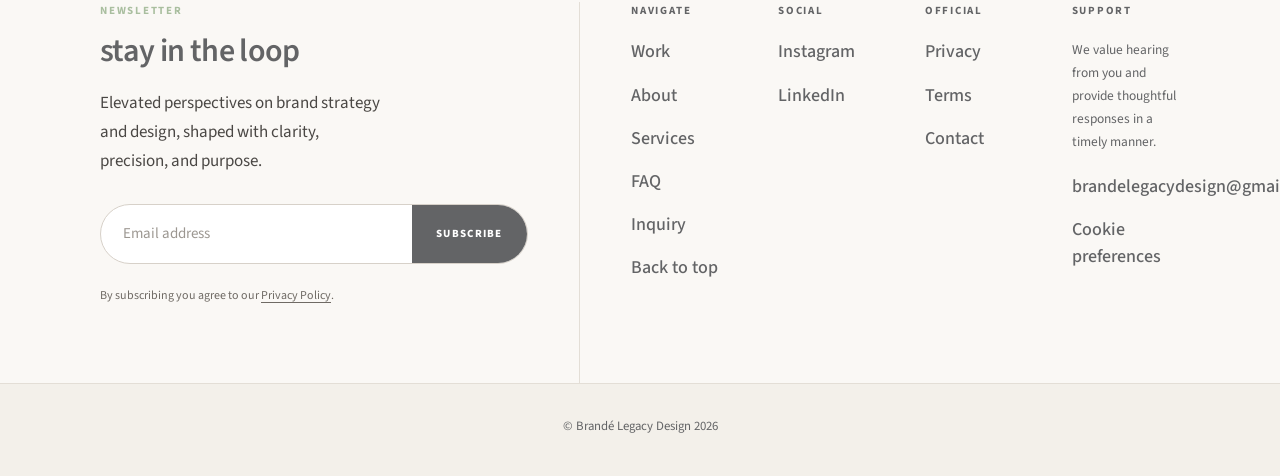
<file: Brand-focusedmarketingwebsites.html>
<!doctype html>
<html lang="en">
  <head>
    <meta charset="utf-8" />
    <meta name="viewport" content="width=device-width, initial-scale=1" />
    <title>Brand-Focused Marketing Websites | Brande Legacy Design</title>
    <link rel="icon" type="image/png" href="https://raw.githubusercontent.com/KeralPatel3095/Brande_Images/9cf67e094aeaa130865a33879009bbd9b97c3873/Brand%C3%A9.png" />
    <link rel="stylesheet" href="includes/site-layout.css" />
    <style>
      @import url("https://fonts.googleapis.com/css2?family=DM+Sans:wght@400;500;600&family=Inter:wght@300;400;500;600&family=Poppins:wght@400;500;600&display=swap");

      :root{
        --main:#D6E3CE;
        --bg:#D6E3CE;
        --text:#636466;
        --muted:#636466;
        --border:#C7D7BE;
        --surface:#EFEEEE;
        --cream:#EFEEEE;
        --cream2:#F7F7F7;
        --accent:#636466;
        --accentText:#ffffff;
        --container:1120px;
        --font-sans:"Inter", "Poppins", "DM Sans", "Helvetica Neue", Helvetica, Arial, sans-serif;
      }

      *{box-sizing:border-box}
      html{scroll-behavior:smooth}

      body{
        margin:0;
        font-family:var(--font-sans);
        font-size:17px;
        color:var(--text);
        line-height:1.6;
        background:linear-gradient(180deg, #D6E3CE 0%, #EFEEEE 58%, #ffffff 100%);
      }
      .container{max-width:var(--container); margin:0 auto; padding:0 20px}
      section{padding:88px 0}
      main > section{
        min-height:100svh;
        display:flex;
        align-items:center;
        width:100%;
      }
      main > section > .container{
        width:100%;
      }

      /* same reveal transitions pattern as about page */
      main > section h1,
      main > section .sectionTitle,
      main > section .kicker,
      main > section .pillarCard h3,
      main > section .tierName{
        opacity:0;
        transform:translateY(28px);
        transition:
          opacity 1.05s cubic-bezier(0.25, 0.46, 0.45, 0.94),
          transform 1.05s cubic-bezier(0.25, 0.46, 0.45, 0.94);
      }
      main > section .sectionLead,
      main > section .pillarCard p,
      main > section .tierDesc,
      main > section .btn{
        opacity:0;
        transform:translateY(24px);
        transition:
          opacity 1.05s cubic-bezier(0.25, 0.46, 0.45, 0.94) .16s,
          transform 1.05s cubic-bezier(0.25, 0.46, 0.45, 0.94) .16s;
      }
      main > section .heroVisual,
      main > section .pillarCard,
      main > section .tierCard{
        opacity:0;
        transform:translateY(30px) scale(.985);
        transition:
          opacity 1.05s cubic-bezier(0.25, 0.46, 0.45, 0.94) .12s,
          transform 1.05s cubic-bezier(0.25, 0.46, 0.45, 0.94) .12s;
      }
      main > section.inView h1,
      main > section.inView .sectionTitle,
      main > section.inView .kicker,
      main > section.inView .pillarCard h3,
      main > section.inView .tierName,
      main > section.inView .sectionLead,
      main > section.inView .pillarCard p,
      main > section.inView .tierDesc,
      main > section.inView .btn,
      main > section.inView .heroVisual,
      main > section.inView .pillarCard,
      main > section.inView .tierCard{
        opacity:1;
        transform:translateY(0) scale(1);
      }

      .kicker{
        margin:0 0 12px;
        font-size:12px;
        letter-spacing:.12em;
        font-weight:700;
        color: #a9be9f;
      }
      .sectionTitle{
        /* margin:0 0 16px;
        font-size:clamp(28px, 4.2vw + 14px, 44px);
        line-height:1.08;
        letter-spacing:-.02em;
        color:var(--text);
        font-weight:600; */
         font-family:var(--font-sans);
        margin:0 0 10px;
        font-size:44px;
        line-height:1.1;
        letter-spacing:-.02em;
        color:var(--text);
        font-weight:600;
      }
      h1, h2, h3{
        text-transform:lowercase;
      }
      .sectionLead{
        margin:0;
        font-size:17px;
        line-height:1.75;
        color:var(--text);
        max-width:74ch;
      }

      .hero{
        min-height:100svh;
        display:flex;
        align-items:center;
        border-top:1px solid var(--border);
        border-bottom:1px solid var(--border);
        padding:0;
      }
      .hero > .container{
        max-width:100%;
        padding:0;
        height:100%;
      }
      .preIntroNote{
        background:#f4f4f4;
        border-top:1px solid var(--border);
        border-bottom:1px solid var(--border);
      }
      .preIntroWrap{
        max-width:78ch;
        margin:0 auto;
        text-align:center;
      }
      .preIntroWrap .kicker{
        margin-bottom:14px;
        text-align:center;
      }
      .preIntroWrap .sectionTitle{
        margin:0 auto 14px;
        max-width:18ch;
        text-align:center;
      }
      .preIntroWrap .sectionLead{
        margin:0 auto;
        max-width:56ch;
        text-align:center;
      }
      .heroLayout{
        display:grid;
        grid-template-columns:1fr 1fr;
        gap:0;
        align-items:stretch;
        min-height:100svh;
      }
      .heroCopy{
        background:rgba(255,255,255,.62);
        border-right:1px solid var(--border);
        padding:clamp(28px, 4vw, 62px);
        display:flex;
        flex-direction:column;
        justify-content:center;
      }
      .heroCopy h1{
        margin:0 0 16px;
        font-size:clamp(32px, 4.5vw + 18px, 64px);
        line-height:1.02;
        letter-spacing:-.03em;
        font-weight:600;
        word-wrap:break-word;
        overflow-wrap:anywhere;
      }
      .heroVisual{
        min-height:100svh;
        position:relative;
        overflow:hidden;
      }
      .heroVisual .heroImg{
        position:absolute;
        inset:0;
        width:100%;
        height:100%;
        object-fit:cover;
        display:block;
        transition:opacity .6s ease-out, transform .6s ease-out;
      }
      .heroVisual .heroImgDefault{
        opacity:1;
        transform:scale(1);
      }
      .heroVisual .heroImgHover{
        opacity:0;
        transform:scale(1.04);
      }
      .heroVisual:hover .heroImgDefault{
        opacity:0;
        transform:scale(1.05);
      }
      .heroVisual:hover .heroImgHover{
        opacity:1;
        transform:scale(1);
      }

      .pillars{
        background:#ffffff;
        border-top:1px solid #ecece8;
        border-bottom:1px solid #ecece8;
      }
      .pillarsLayout{
        display:grid;
        grid-template-columns:.9fr 1.1fr;
        gap:clamp(18px,2.6vw,34px);
        align-items:start;
      }
      .pillarsHead{
        border-left:2px solid #d6d5cb;
        padding-left:14px;
      }
      .pillarsGrid{
        display:grid;
        grid-template-columns:1fr;
        gap:0;
      }
      .pillarCard{
        border:none;
        border-bottom:1px solid var(--border);
        background:transparent;
        padding:18px 0;
      }
      .pillarCard:first-child{border-top:1px solid var(--border)}
      .pillarCard h3{
        margin:0 0 10px;
        font-size:22px;
        line-height:1.15;
        font-weight:600;
      }
      .pillarCard p{
        margin:0;
        font-size:16px;
        line-height:1.7;
      }

      .tiers{
        min-height:100svh;
        display:flex;
        align-items:center;
        background:linear-gradient(180deg, #eef3eb 0%, #e4ebdf 52%, #eef3eb 100%);
        border-top:1px solid var(--border);
        border-bottom:1px solid var(--border);
      }
      .tiersLayout{
        display:grid;
        grid-template-columns:1fr;
        gap:clamp(24px,3.4vw,40px);
      }
      .tiersHead{
        margin:0 auto 28px;
        display:flex;
        flex-direction:column;
        justify-content:center;
        text-align:center;
        max-width:82ch;
      }
      .tiersHead .sectionTitle{
        margin:0 auto 14px;
        /* max-width:32ch; */
        max-width:26ch;

      }
      .tiersHead .sectionLead{
        margin:0 auto;
        max-width:48ch;
      }
      .tiersCta{
        display:flex;
        justify-content:center;
        align-items:center;
        flex-wrap:wrap;
        gap:12px;
        margin-top:clamp(12px,3vw,28px);
        padding-top:clamp(4px,1.5vw,12px);
      }
      .tiersGrid{
        display:grid;
        grid-template-columns:repeat(3, minmax(0, 1fr));
        gap:clamp(16px,2.2vw,24px);
      }
      .tierCard{
        background:transparent;
        border:1px solid rgba(199,215,190,.95);
        padding:28px 22px;
        display:flex;
        flex-direction:column;
        gap:13px;
        position:relative;
        box-shadow:none;
        transition:transform .24s ease, box-shadow .24s ease, border-color .24s ease;
      }
      .tierCard:hover{
        transform:translateY(-3px);
        border-color:#b9cfad;
        box-shadow:0 10px 24px rgba(84,97,81,.12);
      }
      .tierTag{
        display:inline-flex;
        width:max-content;
        padding:7px 12px;
        background:#D6E3CE;
        border:none;
        font-size:11px;
        letter-spacing:.06em;
        font-weight:600;
      }
      .tierName{
        margin:0;
        font-size:22px;
        line-height:1.12;
        font-weight:600;
      }
      .tierDesc{
        margin:0;
        font-size:16px;
        line-height:1.7;
      }
      .tierList{
        margin:6px 0 0;
        padding:0;
        list-style:none;
        display:grid;
        gap:10px;
      }
      .tierList li{
        padding:8px 0 0;
        border-top:1px solid rgba(99,100,102,.2);
        font-size:15px;
        line-height:1.5;
      }
      .tiersGrid .tierCard:nth-child(2){
        transform:translateY(-12px);
        background:rgba(255,255,255,.34);
        border-color:#b3c9a7;
      }
      .tiersGrid .tierCard:nth-child(2):hover{
        transform:translateY(-15px);
        border-color:#b9cfad;
        box-shadow:0 10px 24px rgba(84,97,81,.12);
      }

      .ctaBand{
        background:#f4f4f4;
        border-top:1px solid var(--border);
        border-bottom:1px solid var(--border);
      }
      .faqSection{
        background:#ffffff;
        border-top:1px solid var(--border);
        border-bottom:1px solid var(--border);
      }
      .faqWrap{
        max-width:74ch;
        margin:0 auto;
      }
      .faqItem{
        padding:0;
        border-top:1px solid rgba(99,100,102,.2);
      }
      .faqItem:last-child{
        border-bottom:1px solid rgba(99,100,102,.2);
      }
      .faqQ{
        margin:0;
        padding:18px 34px 18px 0;
        font-size:22px;
        line-height:1.2;
        font-weight:600;
        list-style:none;
        cursor:pointer;
        position:relative;
      }
      .faqQ::-webkit-details-marker{
        display:none;
      }
      .faqQ::after{
        content:"+";
        position:absolute;
        right:0;
        top:50%;
        transform:translateY(-50%);
        font-size:24px;
        font-weight:400;
        line-height:1;
        color:#D6E3CE;
      }
      .faqItem[open] .faqQ::after{
        content:"-";
        color:#D6E3CE;
      }
      .faqA{
        margin:0;
        padding:0 14px 0;
        background:transparent;
        font-size:17px;
        line-height:1.7;
        max-height:0;
        opacity:0;
        overflow:hidden;
        transition:max-height .28s ease, opacity .2s ease, padding .2s ease;
      }
      .faqItem:hover .faqA,
      .faqItem[open] .faqA{
        max-height:220px;
        opacity:1;
        padding:0 14px 14px;
      }
      .ctaBandInner{
        text-align:center;
        max-width:72ch;
        margin:0 auto;
      }
      .ctaBandInner .sectionTitle{
        margin:0 auto 14px;
        max-width:16ch;
        /* max-width: 26ch; */
      }
      .ctaRow{
        margin-top:22px;
        display:flex;
        justify-content:center;
        gap:12px;
        flex-wrap:wrap;
      }
      .btn{
        display:inline-flex;
        align-items:center;
        justify-content:center;
        padding:12px 18px;
        border:1px solid var(--border);
        color:var(--text);
        text-decoration:none;
        font-weight:600;
        font-size:15px;
      }
      .btnPrimary{
        background:var(--accent);
        color:var(--accentText);
        border-color:var(--accent);
      }

      @media (max-width: 980px){
        /* Size sections to content on tablets/phones; keep hero full viewport */
        main > section{min-height:auto}
        section.hero{min-height:100svh}
        .heroLayout,
        .pillarsLayout{
          grid-template-columns:1fr;
        }
        .tiersLayout,
        .tiersGrid{
          grid-template-columns:1fr;
        }
        .tiersGrid{display:grid}
        .tiersGrid .tierCard:nth-child(2){
          transform:none;
          background:transparent;
          border-color:rgba(199,215,190,.95);
        }
        .tiersGrid .tierCard:nth-child(2):hover{
          transform:translateY(-3px);
        }
        .hero > .container{padding:0}
        .heroCopy{border-right:none; border-bottom:1px solid var(--border)}
        .heroVisual{
          min-height:clamp(300px, 52svh, 520px);
        }
        .pillarsHead{
          border-left:none;
          padding-left:0;
          padding-bottom:8px;
          border-bottom:1px solid var(--border);
        }
        .tiersHead{
          text-align:center;
          order:-1;
        }
      }
      @media (max-width: 620px){
        section{padding:clamp(48px, 12vw, 64px) 0}
        .container{
          padding-left:max(14px, env(safe-area-inset-left));
          padding-right:max(14px, env(safe-area-inset-right));
        }
        .heroCopy{padding:22px max(16px, env(safe-area-inset-left)) 22px max(16px, env(safe-area-inset-right))}
        .pillarCard, .tierCard{padding:18px 14px}
        .sectionLead{font-size:16px}
        .faqQ{
          font-size:clamp(17px, 4.5vw, 22px);
          padding-right:40px;
        }
        .faqItem[open] .faqA,
        .faqItem:hover .faqA{
          max-height:min(480px, 70vh);
        }
      }
      @media (max-width: 380px){
        .tierTag{font-size:10px; padding:6px 10px}
        .tierName{font-size:20px}
        .btn{font-size:14px; padding:11px 16px}
      }
    </style>
  </head>
  <body>
    <div class="headerPreNav" id="headerPreNav" style="--pre-hide:0">
      <div class="promoStrip">
        <div class="container">
          <div class="promoText">Elevating Brands Through Thoughtful Design.</div>
        </div>
      </div>
      <div class="SpaceInBetween" aria-hidden="true">
        <div class="container">
          <div class="spaceInBetweenText"></div>
        </div>
      </div>
    </div>

    <header class="siteHeaderBar" id="siteHeaderBar" aria-label="Main header">
      <div class="container">
        <div class="topbar">
          <button
            type="button"
            class="menuToggleButton"
            id="mobileMenuToggle"
            aria-label="Open navigation menu"
            aria-controls="mobilePrimaryNav"
            aria-expanded="false"
          >
            ☰
          </button>

          <nav class="leftNav" aria-label="Primary navigation left">
            <ul>
              <li><a class="link" href="index.html">Home</a></li>
              <li><a class="link" href="about.html">About</a></li>
              <li>
                <button
                  type="button"
                  class="navButton"
                  data-mega="services"
                  aria-haspopup="dialog"
                  aria-controls="megaMenuOverlay"
                >
                  Services ▾
                </button>
              </li>

              <li>
                <a class="link" href="portfolio.html">Portfolio</a>
              </li>
            </ul>
          </nav>

          <a href="index.html" class="logoWordmark" aria-label="Brandé Legacy Design logo">Brand&eacute;</a>

          <nav class="rightNav" id="mobilePrimaryNav" aria-label="Primary navigation right">
            <ul>
              <li><a class="ctaBtn" href="contact.html">Contact</a></li>
            </ul>
          </nav>
        </div>
      </div>
    </header>

    <!-- Full-page mega menu overlay (Services only) -->
    <div id="megaMenuOverlay" class="overlayMenu" role="dialog" aria-modal="true" aria-hidden="true">

      <div class="overlayInner">
        <div class="overlayLeft">
          <button type="button" class="overlayBack" id="megaMenuBack">Back</button>
          <div class="overlayTitle" id="megaMenuTitle">Services</div>

          <div class="overlayList" role="menu" aria-label="Menu items">
            <button type="button" class="overlayItem" data-services-target="Brand-focusedmarketingwebsites.html">
              Brand-focused marketing websites
            </button>
            <button type="button" class="overlayItem" data-services-target="emailcampaigndesign.html">
              Email Campaign Design
            </button>
            <!-- <button type="button" class="overlayItem" data-services-target="instagramstoriesandpost.html">
              Instagram post and stories
            </button>
            <button type="button" class="overlayItem" data-services-target="brandidentity.html">
              Brand Identity
            </button> -->
            <button type="button" class="overlayItem" data-services-target="socialmediammanagemtent.html">
              Social media management
            </button>
          </div>
        </div>

        <div class="overlayRight">
          <div class="overlayPreviewGrid" aria-label="Images preview">
            <div class="overlayPreviewTile">
              <!-- <div class="previewBadge" style="top:12px; left:12px;">Featured</div> -->
              <img
                alt=""
                loading="lazy"
                src="images/email1.3.jpg"
                style="object-position: 16% 50%;"
              />
            </div>

            <div class="overlayPreviewTile">
              <!-- <div class="previewBadge" style="top:12px; left:12px;">New</div> -->
              <img
                alt=""
                loading="lazy"
                src="images/Website2.jpg"
                style="object-position: 48% 50%;"
              />
            </div>

            <div class="overlayPreviewTile">
              <!-- <div class="previewBadge" style="top:12px; left:12px;">Limited</div> -->
              <img
                alt=""
                loading="lazy"
                src="images/website3.1.jpg"
                style="object-position: 74% 50%;"
              />
            </div>
          </div>
        </div>
      </div>
    </div>
    <!--hero-section-->
    <main>
      <section class="preIntroNote" aria-label="Intro note">
        <div class="container">
          <div class="preIntroWrap">
            <p class="kicker">Web Design & Conversion Architecture</p>
            <h2 class="sectionTitle">Your website is working right now.The question is whether it's working for you.</h2>
            <p class="sectionLead">Every visitor makes a decision within seconds of landing. We build websites where every section, every interaction, and every line of copy is engineered to make that decision go in your favour not toward the back button.</p>
            <div class="ctaRow">
              <a class="btn" href="index.html#portfolio">view work</a>
            </div>
          </div>
        </div>
      </section>

      <!--hero-section-2-->
      <section class="hero" aria-label="Brand-focused marketing websites hero">
        <div class="container">
          <div class="heroLayout">
            <div class="heroCopy">
              <p class="kicker">Brand-Focused Marketing Websites</p>
              <h1>Generic websites don't lose clients dramatically. They lose them quietly.</h1>
              <p class="sectionLead">A layout that doesn't establish authority. A structure that buries the offer. A design that looks like it came from a $29 template pack. No single moment drives them away the whole experience just doesn't hold.<br> We build websites where brand narrative, visual precision, and conversion architecture operate as a single, deliberate system so the right visitors stay, engage, and reach out.</p>
            </div>
            <figure class="heroVisual" aria-label="Brand-centric website design visual">
              <img class="heroImg heroImgDefault" src="images/websitecover4.1.jpg" alt="Modern desk setup showing website design on large screen" loading="lazy" />
              <img class="heroImg heroImgHover" src="images/websitecover4.2.jpg" alt="Code workspace and website development environment" loading="lazy" />
            </figure>
          </div>
        </div>
      </section>

      <!--pillars-section-->
      <section class="pillars" aria-label="Core value pillars">
        <div class="container">
          <div class="pillarsLayout">
            <div class="pillarsHead">
              <p class="kicker">The Angle</p>
              <h2 class="sectionTitle">a digital storefront engineered to perform around the clock</h2>
              <p class="sectionLead">Each pillar below shapes how your website positions your brand, improves trust, and drives measurable business action.</p>
            </div>
            <div class="pillarsGrid">
              <article class="pillarCard">
                <h3>Strategic Storytelling</h3>
                <p>Your website is a narrative not a brochure. Every section is mapped to a specific moment in your visitor's decision journey, guiding them from first impression to taking action without friction.</p>
              </article>
              <article class="pillarCard">
                <h3>Built to Perform</h3>
                <p>Speed, responsiveness, and technical integrity are non-negotiable. A site that looks exceptional but loads slowly or breaks on mobile isn't doing its job. Ours don't have that problem.</p>
              </article>
              <article class="pillarCard">
                <h3>Conversion-First Architecture</h3>
                <p>Visual hierarchy, CTA placement, section sequencing every decision is interrogated against one question: does this move the visitor closer to reaching out? If not, it changes.</p>
              </article>
            </div>
          </div>
        </div>
      </section>

      <!--tiers-section-->
      <section class="tiers tiers-section" id="tiers-section" aria-label="Investment tiers">
        <div class="container">
          <div class="tiersLayout">
            <div class="tiersHead">
              <p class="kicker">Investment Tiers</p>
              <h2 class="sectionTitle">Your Website Framework</h2>
              <p class="sectionLead">
               Three engagement models built around your current stage and scope. We'll identify which fits your goals in the first conversation.
              </p>
            </div>
            <div class="tiersGrid">
              <article class="tierCard">
                <span class="tierTag">starter focus</span>
                <h3 class="tierName">The Signature Landing Page</h3>
                <p class="tierDesc">One page. One objective. No compromise.</p>
                <ul class="tierList">
                  <li>Single high-converting page</li>
                  <li>Mobile-first responsive build</li>
                  <li>Conversion-focused section architecture</li>
                  <li>Ideal for launches, lead generation, or campaign-specific destinations</li>
                </ul>
              </article>
              <article class="tierCard">
                <span class="tierTag">growth system</span>
                <h3 class="tierName">The Brand Authority Suite</h3>
                <p class="tierDesc">A multi-page ecosystem built for brands serious about</p>
                <ul class="tierList">
                  <li>Up to 5 strategically structured pages</li>
                  <li>Unified brand narrative across every section</li>
                  <li>Scalable architecture designed to grow with your business</li>
                </ul>
              </article>
              <article class="tierCard">
                <span class="tierTag">expanded scope</span>
                <h3 class="tierName">The Extended Build</h3>
                <p class="tierDesc">For businesses whose offer is complex enough to demand it.</p>
                <ul class="tierList">
                  <li>Broader page architecture defined in scoping</li>
                  <li>Layouts and CTAs planned per page and per audience journey</li>
                  <li>Suited to multi-service businesses, regional operations, or long-form conversion paths</li>
                  <li>Full scope and investment agreed before work begins</li>
                </ul>
              </article>
            </div>
            <div class="tiersCta">
              <a class="btn btnPrimary" href="contact.html">Contact us for pricing</a>
            </div>
          </div>
        </div>
      </section>

      <!--cta-section-->
      <section class="faqSection" aria-label="Frequently asked questions">
        <div class="container">
          <div class="faqWrap">
            <p class="kicker">FAQ</p>
            <h2 class="sectionTitle">The Questions Worth Asking</h2>
            <!-- <details class="faqItem">
              <summary class="faqQ">Can I update it?</summary>
              <p class="faqA">Yes, I provide a simple guide or a CMS integration if needed.</p>
            </details> -->
            <details class="faqItem">
              <summary class="faqQ">What's the typical project timeline?</summary>
              <p class="faqA">Most projects are completed within 2–6 weeks, depending on the project scope, complexity, and content readiness. A clear timeline and delivery schedule are confirmed before we begin no open-ended engagements.</p>
            </details>
            <details class="faqItem">
              <summary class="faqQ">Do you handle the copy as well?</summary>
              <p class="faqA">Yes. Messaging direction and conversion-focused copy structure are included. Full copywriting is available as an add-on for clients who want every word written from scratch.</p>
            </details>
            <details class="faqItem">
              <summary class="faqQ">Is mobile responsiveness guaranteed?</summary>
              <p class="faqA">Every site is built mobile-first. It's not a feature or an upgrade it's a baseline requirement on every project we take on.</p>
            </details>
            <details class="faqItem">
              <summary class="faqQ">Can you rebuild an existing site rather than starting from scratch?</summary>
              <p class="faqA">Yes and often that's the sharper move. We audit the current structure, identify what's working against you, and rebuild with better architecture rather than discarding what doesn't need to go.</p>
            </details>
            <details class="faqItem">
              <summary class="faqQ">What happens after the site goes live?</summary>
              <p class="faqA">Post-launch support covers updates, performance checks, and strategic guidance as your business evolves. You won't be handed a set of files and left to manage it alone.</p>
            </details>
          </div>
        </div>
      </section>

      <!--cta-section-->
      <section class="ctaBand" aria-label="Call to action">
        <div class="container">
          <div class="ctaBandInner">
            <p class="kicker">Ready To Build?</p>
            <h2 class="sectionTitle">Your next client is already searching. Make sure your website is the reason they stop.</h2>
            <p class="sectionLead">If you're ready to move beyond a site that simply exists and build one that actively performs this is where that starts.</p>
            <div class="ctaRow">
              <a class="btn btnPrimary" href="index.html#final-cta">Contact Us for Pricing</a>
              <a class="btn" href="index.html#value">view more services</a>
            </div>
          </div>
        </div>
      </section>
    </main>
    <div id="layout-footer"></div>
    <script src="includes/load-includes.js"></script>
    <script>
      (function () {
        var sections = document.querySelectorAll("main > section");
        if (!sections.length) return;
        var observer = new IntersectionObserver(function (entries) {
          entries.forEach(function (entry) {
            if (entry.isIntersecting) {
              entry.target.classList.add("inView");
            }
          });
        }, { threshold: 0.18 });
        sections.forEach(function (section) { observer.observe(section); });
      })();
    </script>
  </body>
</html>
</file>
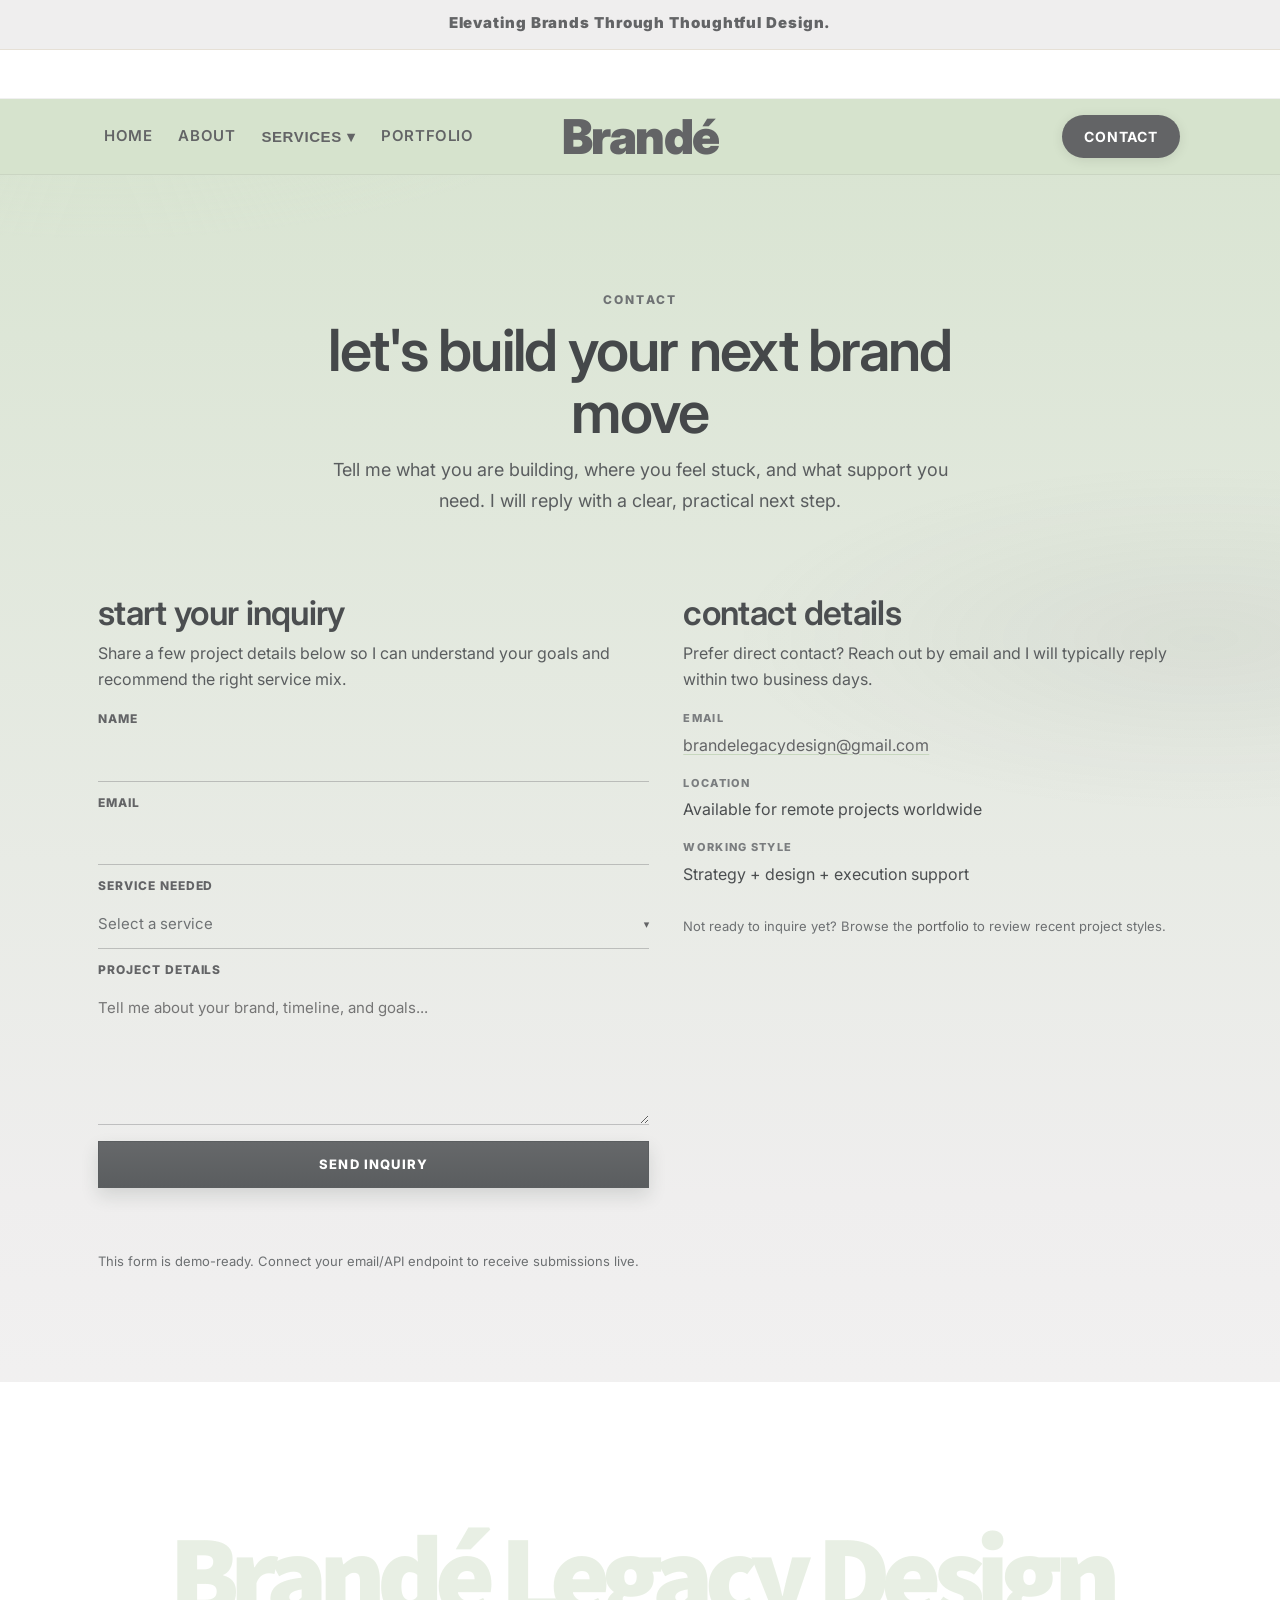
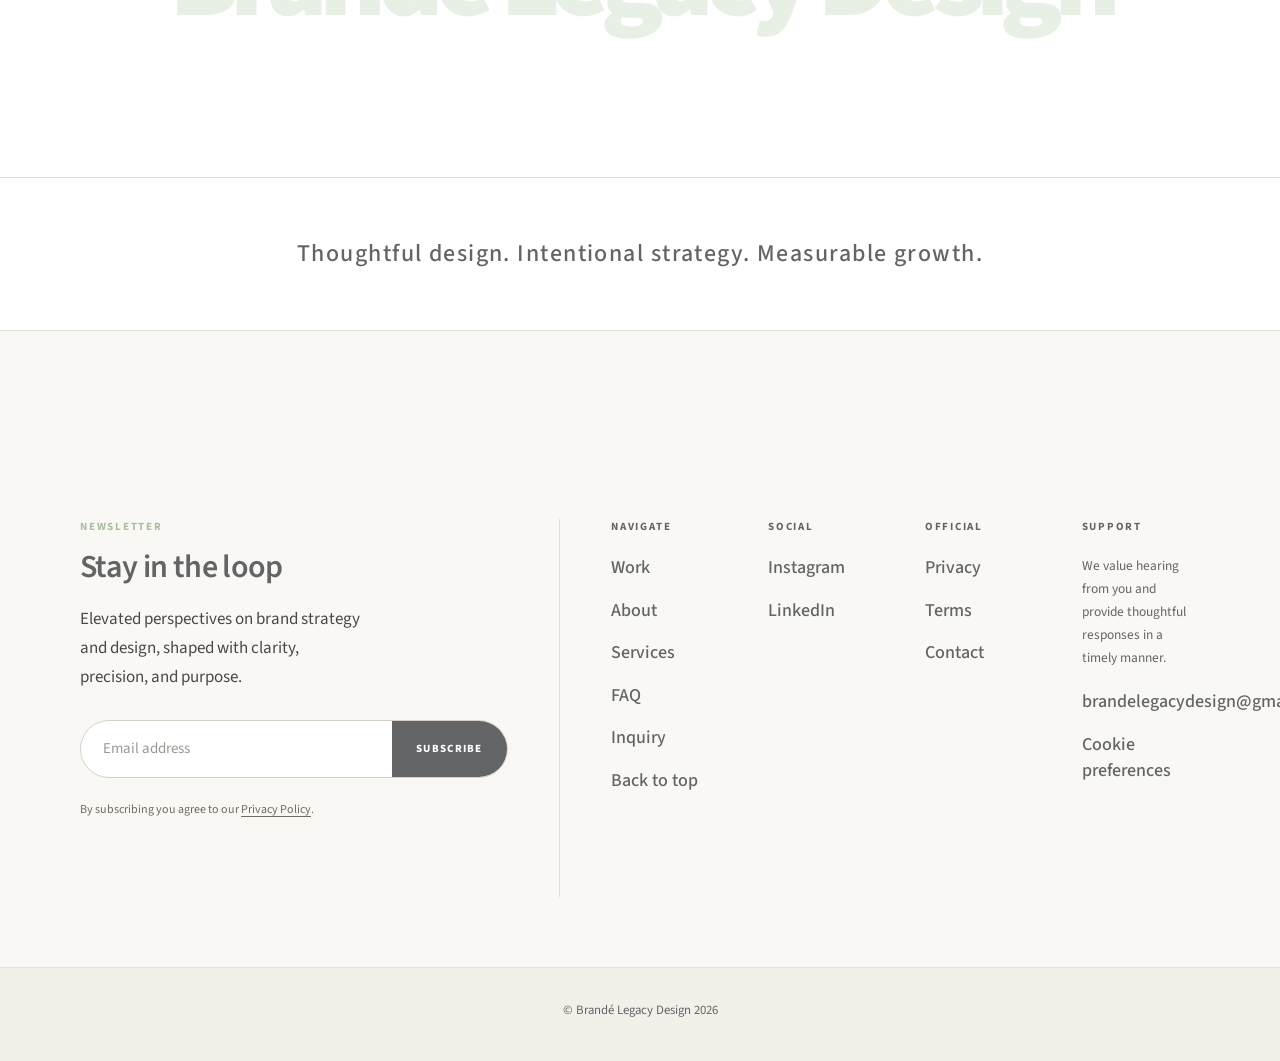
<file: contact.html>
<!doctype html>
<html lang="en">
  <head>
    <meta charset="utf-8" />
    <meta name="viewport" content="width=device-width, initial-scale=1" />
    <title>Contact | Brand&eacute; Legacy Design</title>
    <meta
      name="description"
      content="Get in touch with Brandé Legacy Design for website design, social media management, email campaigns, and brand identity support."
    />
    <link
      rel="icon"
      type="image/png"
      href="https://raw.githubusercontent.com/KeralPatel3095/Brande_Images/9cf67e094aeaa130865a33879009bbd9b97c3873/Brand%C3%A9.png"
    />
    <link rel="stylesheet" href="includes/site-layout.css" />
    <style>
      :root {
        --contact-shell: min(1120px, 100%);
      }
      body {
        background:
          radial-gradient(900px 320px at 8% 2%, rgba(214, 227, 206, 0.72), transparent 58%),
          radial-gradient(760px 280px at 94% 24%, rgba(99, 100, 102, 0.08), transparent 62%),
          linear-gradient(180deg, #d6e3ce 0%, #efeeee 45%, #ffffff 100%);
      }
      main > section {
        width: 100%;
      }
      .contactHero {
        padding: clamp(78px, 10vw, 116px) 0 clamp(46px, 6vw, 62px);
      }
      .contactHeroInner {
        max-width: 760px;
        text-align: center;
        margin: 0 auto;
      }
      .kicker {
        margin: 0 0 10px;
        font-size: 12px;
        letter-spacing: 0.18em;
        font-weight: 800;
        text-transform: uppercase;
        color: #6f7274;
      }
      .contactTitle {
        margin: 0 0 12px;
        font-size: clamp(34px, 5.3vw, 58px);
        line-height: 1.07;
        letter-spacing: -0.03em;
        color: #45484a;
        font-weight: 600;
      }
      .contactLead {
        margin: 0 auto;
        max-width: 60ch;
        font-size: 18px;
        line-height: 1.72;
        color: #5a5d5f;
      }

      .contactSection {
        padding: 0 0 clamp(68px, 8vw, 96px);
      }
      .contactShell {
        width: var(--contact-shell);
        margin: 0 auto;
        padding: 0 18px;
        display: grid;
        grid-template-columns: minmax(0, 1.05fr) minmax(0, 0.95fr);
        gap: clamp(20px, 3vw, 34px);
        align-items: start;
      }
      .contactCard {
        border: none;
        background: transparent;
        backdrop-filter: none;
        box-shadow: none;
        padding: clamp(8px, 1.2vw, 14px) 0;
      }
      .contactCardTitle {
        margin: 0 0 8px;
        font-size: clamp(26px, 3.8vw, 34px);
        line-height: 1.15;
        color: #4b4e50;
        letter-spacing: -0.02em;
        font-weight: 600;
      }
      .contactCardText {
        margin: 0 0 18px;
        color: #5a5d5f;
        font-size: 16px;
        line-height: 1.65;
      }
      .contactMetaList {
        margin: 0 0 30px;
        padding: 0;
        list-style: none;
        display: grid;
        gap: 18px;
      }
      .contactMetaList li {
        display: grid;
        gap: 6px;
      }
      .metaLabel {
        font-size: 11px;
        letter-spacing: 0.12em;
        text-transform: uppercase;
        font-weight: 800;
        color: #7a7d7f;
      }
      .metaValue {
        font-size: 16px;
        color: #4b4e50;
      }
      .metaValue a {
        color: #636466;
        text-decoration: underline;
        text-underline-offset: 3px;
        text-decoration-color: #c7d7be;
      }

      .contactForm {
        display: grid;
        gap: 14px;
      }
      .field {
        display: grid;
        gap: 6px;
      }
      .fieldLabel {
        font-size: 12px;
        letter-spacing: 0.08em;
        text-transform: uppercase;
        font-weight: 800;
        color: #636466;
      }
      .field input,
      .field textarea {
        width: 100%;
        border: none;
        border-bottom: 1px solid rgba(99, 100, 102, 0.34);
        border-radius: 0;
        background: transparent;
        color: #4b4e50;
        font: inherit;
        font-size: 15px;
        padding: 12px 0;
        transition: border-color 0.2s ease, background-color 0.2s ease;
      }
      .field input:focus,
      .field textarea:focus {
        outline: none;
        border-bottom-color: #c7d7be;
        box-shadow: none;
        background: transparent;
      }
      .field input:-webkit-autofill,
      .field input:-webkit-autofill:hover,
      .field input:-webkit-autofill:focus,
      .field textarea:-webkit-autofill,
      .field textarea:-webkit-autofill:hover,
      .field textarea:-webkit-autofill:focus {
        -webkit-text-fill-color: #4b4e50;
        box-shadow: 0 0 0 1000px #c7d7be inset;
        -webkit-box-shadow: 0 0 0 1000px #c7d7be inset;
        transition: background-color 9999s ease-out 0s;
      }
      .customSelect {
        position: relative;
      }
      .customSelectTrigger {
        width: 100%;
        border: none;
        border-bottom: 1px solid rgba(99, 100, 102, 0.34);
        border-radius: 0;
        background: transparent;
        color: #636466;
        font: inherit;
        font-size: 15px;
        text-align: left;
        padding: 12px 0;
        cursor: pointer;
        display: flex;
        align-items: center;
        justify-content: space-between;
      }
      .customSelectTrigger:focus {
        outline: none;
        border-bottom-color: #c7d7be;
      }
      .customSelectValue.is-placeholder {
        color: #6f7274;
      }
      .customSelectChevron {
        color: #636466;
        font-size: 11px;
        margin-left: 12px;
      }
      .customSelectMenu {
        position: absolute;
        left: 0;
        right: 0;
        top: calc(100% + 6px);
        margin: 0;
        padding: 6px 0;
        list-style: none;
        border: 1px solid rgba(99, 100, 102, 0.22);
        background: #efeeee;
        max-height: 220px;
        overflow: auto;
        z-index: 50;
        display: none;
      }
      .customSelect.is-open .customSelectMenu {
        display: block;
      }
      .customSelectOption {
        width: 100%;
        border: none;
        background: transparent;
        color: #4b4e50;
        font: inherit;
        font-size: 15px;
        text-align: left;
        padding: 9px 12px;
        cursor: pointer;
      }
      .customSelectOption:hover,
      .customSelectOption:focus,
      .customSelectOption.is-selected {
        outline: none;
        background: #c7d7be;
      }
      .customSelectInput {
        position: absolute;
        opacity: 0;
        pointer-events: none;
        width: 1px;
        height: 1px;
      }
      .field textarea {
        min-height: 140px;
        resize: vertical;
      }
      .submitBtn {
        margin-top: 4px;
        border: 1px solid #5b5e60;
        background: linear-gradient(180deg, #66686a 0%, #5a5d5f 100%);
        color: #fff;
        font: inherit;
        font-size: 13px;
        font-weight: 800;
        letter-spacing: 0.09em;
        text-transform: uppercase;
        padding: 13px 18px;
        cursor: pointer;
        box-shadow: 0 8px 18px rgba(45, 55, 48, 0.14);
        transition: transform 0.2s ease, box-shadow 0.2s ease, opacity 0.2s ease;
      }
      .submitBtn:hover {
        opacity: 0.96;
        transform: translateY(-1px);
        box-shadow: 0 12px 24px rgba(45, 55, 48, 0.18);
      }
      .formNote {
        margin: 14px 0 0;
        font-size: 13px;
        line-height: 1.6;
        color: #6d7072;
      }
      .formNote a {
        color: #636466;
        text-decoration-color: #c7d7be;
      }
      .formStatus {
        margin: 8px 0 0;
        font-size: 14px;
        color: #4b4e50;
        min-height: 1.2em;
      }

      @media (max-width: 900px) {
        .contactShell {
          grid-template-columns: 1fr;
        }
      }
      @media (max-width: 620px) {
        .contactHero {
          padding-top: 56px;
        }
        .contactLead {
          font-size: 16px;
        }
        .contactShell {
          padding: 0 14px;
        }
      }
    </style>
  </head>
  <body>
    <div class="headerPreNav" id="headerPreNav" style="--pre-hide:0">
      <div class="promoStrip">
        <div class="container">
          <div class="promoText">Elevating Brands Through Thoughtful Design.</div>
        </div>
      </div>
      <div class="SpaceInBetween" aria-hidden="true">
        <div class="container">
          <div class="spaceInBetweenText"></div>
        </div>
      </div>
    </div>

    <header class="siteHeaderBar" id="siteHeaderBar" aria-label="Main header">
      <div class="container">
        <div class="topbar">
          <button
            type="button"
            class="menuToggleButton"
            id="mobileMenuToggle"
            aria-label="Open navigation menu"
            aria-controls="mobilePrimaryNav"
            aria-expanded="false"
          >
            ☰
          </button>

          <nav class="leftNav" aria-label="Primary navigation left">
            <ul>
              <li><a class="link" href="index.html">Home</a></li>
              <li><a class="link" href="about.html">About</a></li>
              <li>
                <button
                  type="button"
                  class="navButton"
                  data-mega="services"
                  aria-haspopup="dialog"
                  aria-controls="megaMenuOverlay"
                >
                  Services ▾
                </button>
              </li>

              <li>
                <a class="link" href="portfolio.html">Portfolio</a>
              </li>
            </ul>
          </nav>

          <a href="index.html" class="logoWordmark" aria-label="Brandé Legacy Design logo">Brand&eacute;</a>

          <nav class="rightNav" id="mobilePrimaryNav" aria-label="Primary navigation right">
            <ul>
              <li><a class="ctaBtn" href="contact.html">Contact</a></li>
            </ul>
          </nav>
        </div>
      </div>
    </header>

    <!-- Full-page mega menu overlay (Services only) -->
    <div id="megaMenuOverlay" class="overlayMenu" role="dialog" aria-modal="true" aria-hidden="true">

      <div class="overlayInner">
        <div class="overlayLeft">
          <button type="button" class="overlayBack" id="megaMenuBack">Back</button>
          <div class="overlayTitle" id="megaMenuTitle">Services</div>

          <div class="overlayList" role="menu" aria-label="Menu items">
            <button type="button" class="overlayItem" data-services-target="Brand-focusedmarketingwebsites.html">
              Brand-focused marketing websites
            </button>
            <button type="button" class="overlayItem" data-services-target="emailcampaigndesign.html">
              Email Campaign Design
            </button>
            <button type="button" class="overlayItem" data-services-target="instagramstoriesandpost.html">
              Instagram post and stories
            </button>
            <button type="button" class="overlayItem" data-services-target="brandidentity.html">
              Brand Identity
            </button>
            <button type="button" class="overlayItem" data-services-target="socialmediammanagemtent.html">
              Social media management
            </button>
          </div>
        </div>

        <div class="overlayRight">
          <div class="overlayPreviewGrid" aria-label="Images preview">
            <div class="overlayPreviewTile">
              <!-- <div class="previewBadge" style="top:12px; left:12px;">Featured</div> -->
              <img
                alt=""
                loading="lazy"
                src="images/email1.3.jpg"
                style="object-position: 16% 50%;"
              />
            </div>

            <div class="overlayPreviewTile">
              <!-- <div class="previewBadge" style="top:12px; left:12px;">New</div> -->
              <img
                alt=""
                loading="lazy"
                src="images/Website2.jpg"
                style="object-position: 48% 50%;"
              />
            </div>

            <div class="overlayPreviewTile">
              <!-- <div class="previewBadge" style="top:12px; left:12px;">Limited</div> -->
              <img
                alt=""
                loading="lazy"
                src="images/website3.1.jpg"
                style="object-position: 74% 50%;"
              />
            </div>
          </div>
        </div>
      </div>
    </div>

    <main>
      <section class="contactHero" aria-labelledby="contact-title">
        <div class="container contactHeroInner">
          <p class="kicker">Contact</p>
          <h1 class="contactTitle" id="contact-title" style="text-transform: lowercase;">Let&apos;s build your next brand move</h1>
          <p class="contactLead">
            Tell me what you are building, where you feel stuck, and what support you need. I will reply with a clear,
            practical next step.
          </p>
        </div>
      </section>

      <section class="contactSection" aria-label="Contact form and details">
        <div class="contactShell">
          <article class="contactCard">
            <h2 class="contactCardTitle" style="text-transform: lowercase;">Start your inquiry</h2>
            <p class="contactCardText">
              Share a few project details below so I can understand your goals and recommend the right service mix.
            </p>
            <form
              class="contactForm"
              id="contactForm"
              action="https://formsubmit.co/ajax/brandelegacydesign@gmail.com"
              method="POST"
              novalidate
            >
              <input type="hidden" name="_subject" value="New Contact Inquiry - Brandé Legacy Design" />
              <input type="hidden" name="_template" value="table" />
              <input type="hidden" name="_captcha" value="false" />
              <div class="field">
                <label class="fieldLabel" for="name">Name</label>
                <input id="name" name="name" type="text" autocomplete="name" required />
              </div>
              <div class="field">
                <label class="fieldLabel" for="email">Email</label>
                <input id="email" name="email" type="email" autocomplete="email" required />
              </div>
              <div class="field">
                <label class="fieldLabel" for="service">Service Needed</label>
                <div class="customSelect" id="serviceSelect">
                  <button
                    type="button"
                    class="customSelectTrigger"
                    id="serviceTrigger"
                    aria-haspopup="listbox"
                    aria-expanded="false"
                    aria-controls="serviceMenu"
                  >
                    <span class="customSelectValue is-placeholder" id="serviceValue">Select a service</span>
                    <span class="customSelectChevron" aria-hidden="true">▾</span>
                  </button>
                  <ul class="customSelectMenu" id="serviceMenu" role="listbox" aria-label="Service Needed">
                    <li><button type="button" class="customSelectOption" data-value="website">Static Website Design</button></li>
                    <li><button type="button" class="customSelectOption" data-value="email">Email Campaign Design</button></li>
                    <li><button type="button" class="customSelectOption" data-value="social-creative">Instagram Posts & Stories</button></li>
                    <li><button type="button" class="customSelectOption" data-value="branding">Brand Identity</button></li>
                    <li><button type="button" class="customSelectOption" data-value="social-management">Social Media Management</button></li>
                    <li><button type="button" class="customSelectOption" data-value="other">Not sure yet</button></li>
                  </ul>
                  <input class="customSelectInput" id="service" name="service" type="text" readonly required />
                </div>
              </div>
              <div class="field">
                <label class="fieldLabel" for="message">Project Details</label>
                <textarea
                  id="message"
                  name="message"
                  placeholder="Tell me about your brand, timeline, and goals..."
                  required
                ></textarea>
              </div>
              <button class="submitBtn" type="submit">Send inquiry</button>
              <p class="formStatus" id="formStatus" aria-live="polite"></p>
              <p class="formNote">This form is demo-ready. Connect your email/API endpoint to receive submissions live.</p>
            </form>
          </article>

          <aside class="contactCard" aria-label="Contact details">
            <h2 class="contactCardTitle" style="text-transform: lowercase;">Contact details</h2>
            <p class="contactCardText">
              Prefer direct contact? Reach out by email and I will typically reply within two business days.
            </p>
            <ul class="contactMetaList">
              <li>
                <span class="metaLabel">Email</span>
                <span class="metaValue"><a href="mailto:hello@yourdomain.com">brandelegacydesign@gmail.com</a></span>
              </li>
              <li>
                <span class="metaLabel">Location</span>
                <span class="metaValue">Available for remote projects worldwide</span>
              </li>
              <li>
                <span class="metaLabel">Working Style</span>
                <span class="metaValue">Strategy + design + execution support</span>
              </li>
            </ul>
            <p class="formNote">
              Not ready to inquire yet? Browse the <a href="portfolio.html">portfolio</a> to review recent project styles.
            </p>
          </aside>
        </div>
      </section>
    </main>

    <div id="layout-footer"></div>

    <script src="includes/load-includes.js"></script>
    <script>
      (function () {
        var form = document.getElementById("contactForm");
        var status = document.getElementById("formStatus");
        var selectWrap = document.getElementById("serviceSelect");
        var trigger = document.getElementById("serviceTrigger");
        var valueEl = document.getElementById("serviceValue");
        var menu = document.getElementById("serviceMenu");
        var serviceInput = document.getElementById("service");
        if (!form || !status || !selectWrap || !trigger || !valueEl || !menu || !serviceInput) return;

        function setSelectOpen(isOpen) {
          selectWrap.classList.toggle("is-open", isOpen);
          trigger.setAttribute("aria-expanded", isOpen ? "true" : "false");
        }

        function setServiceOption(optionBtn) {
          var value = optionBtn.getAttribute("data-value") || "";
          var label = optionBtn.textContent || "Select a service";
          serviceInput.value = value;
          valueEl.textContent = label;
          valueEl.classList.remove("is-placeholder");
          menu.querySelectorAll(".customSelectOption").forEach(function (btn) {
            btn.classList.toggle("is-selected", btn === optionBtn);
          });
          setSelectOpen(false);
        }

        trigger.addEventListener("click", function () {
          setSelectOpen(!selectWrap.classList.contains("is-open"));
        });

        menu.querySelectorAll(".customSelectOption").forEach(function (btn) {
          btn.addEventListener("click", function () {
            setServiceOption(btn);
          });
        });

        document.addEventListener("click", function (e) {
          if (!selectWrap.contains(e.target)) setSelectOpen(false);
        });

        document.addEventListener("keydown", function (e) {
          if (e.key === "Escape") setSelectOpen(false);
        });

        form.addEventListener("submit", function (e) {
          e.preventDefault();
          if (!form.checkValidity() || !serviceInput.value) {
            status.textContent = "Please complete all required fields, including service needed.";
            return;
          }
          status.textContent = "Sending your inquiry...";

          var data = new FormData(form);
          var payload = {};
          data.forEach(function (value, key) {
            payload[key] = value;
          });

          fetch(form.action, {
            method: "POST",
            headers: {
              "Content-Type": "application/json",
              Accept: "application/json",
            },
            body: JSON.stringify(payload),
          })
            .then(function (res) {
              if (!res.ok) throw new Error("Submission failed");
              return res.json();
            })
            .then(function () {
              status.textContent = "Thank you. Your inquiry has been sent successfully.";
              form.reset();
              serviceInput.value = "";
              valueEl.textContent = "Select a service";
              valueEl.classList.add("is-placeholder");
              menu.querySelectorAll(".customSelectOption").forEach(function (btn) {
                btn.classList.remove("is-selected");
              });
            })
            .catch(function () {
              status.textContent = "Could not send right now. Please try again or email brandelegacydesign@gmail.com.";
            });
        });
      })();
    </script>
  </body>
</html>
</file>
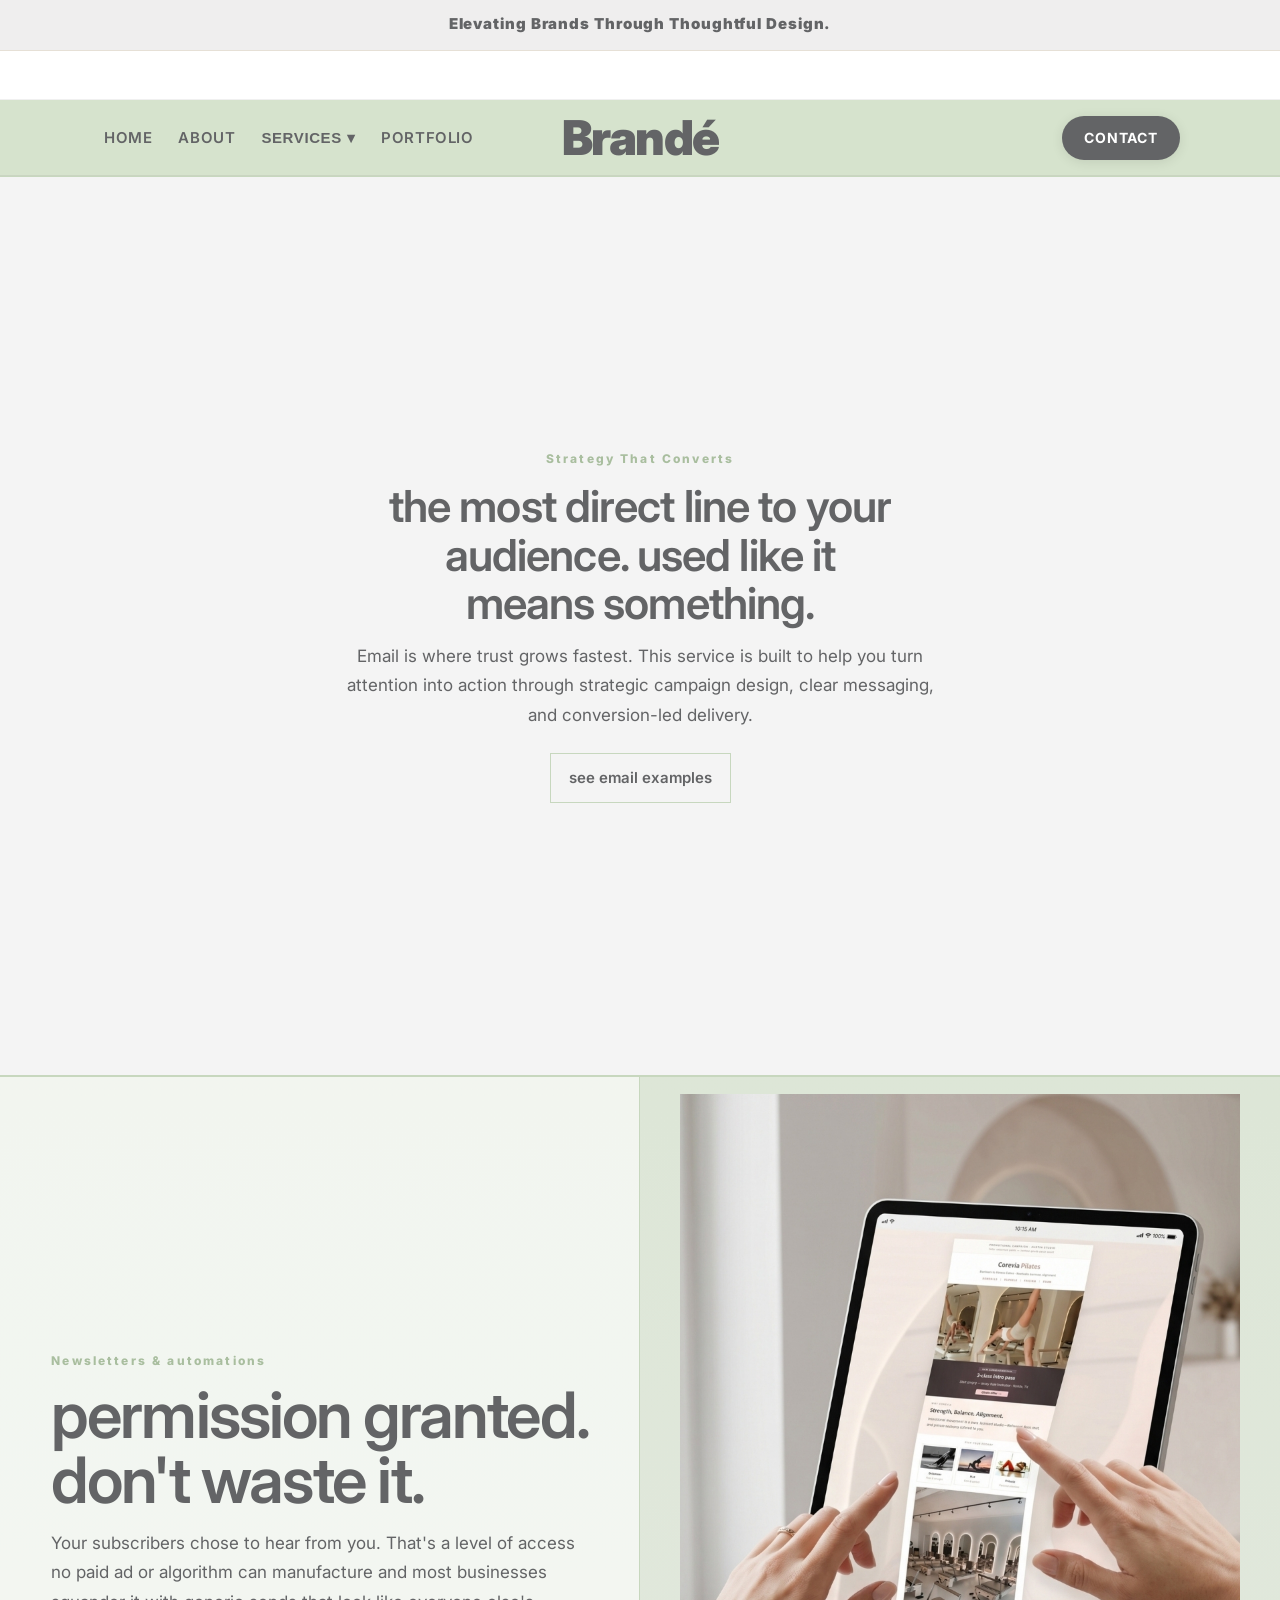
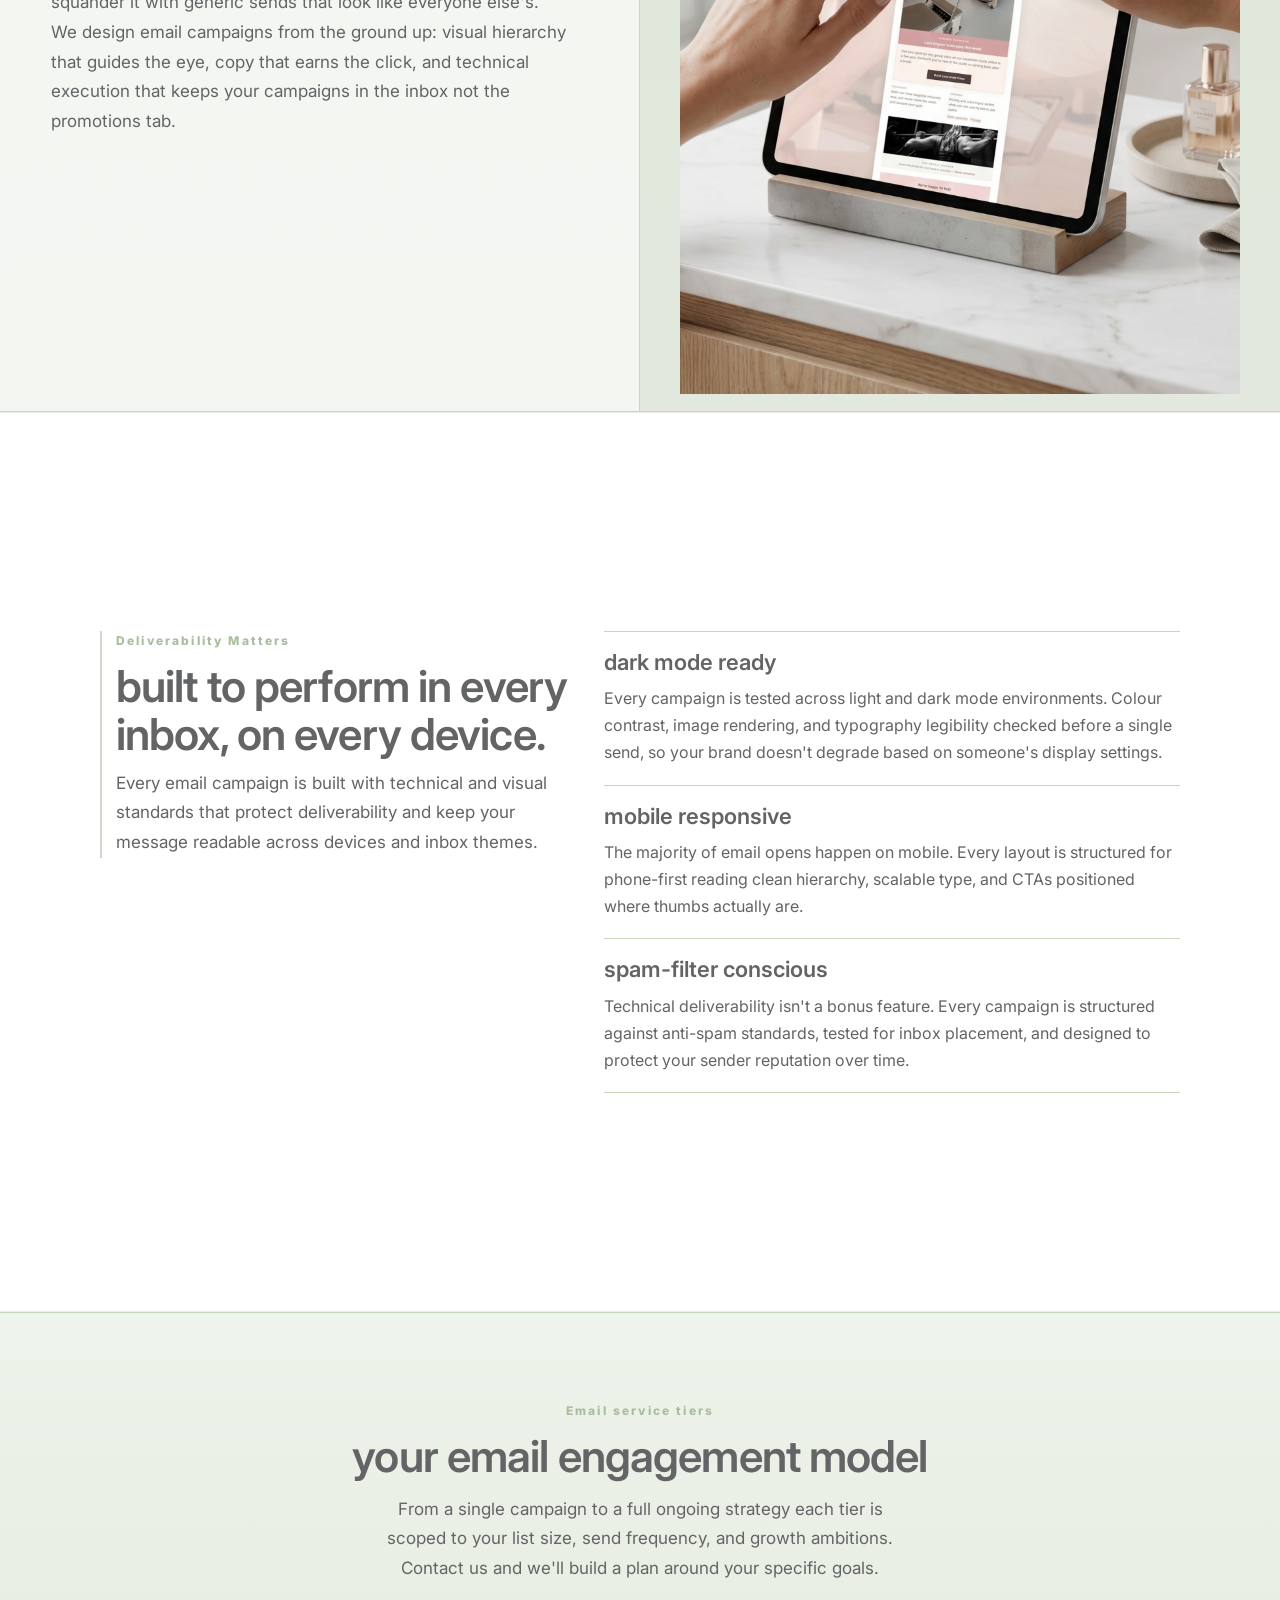
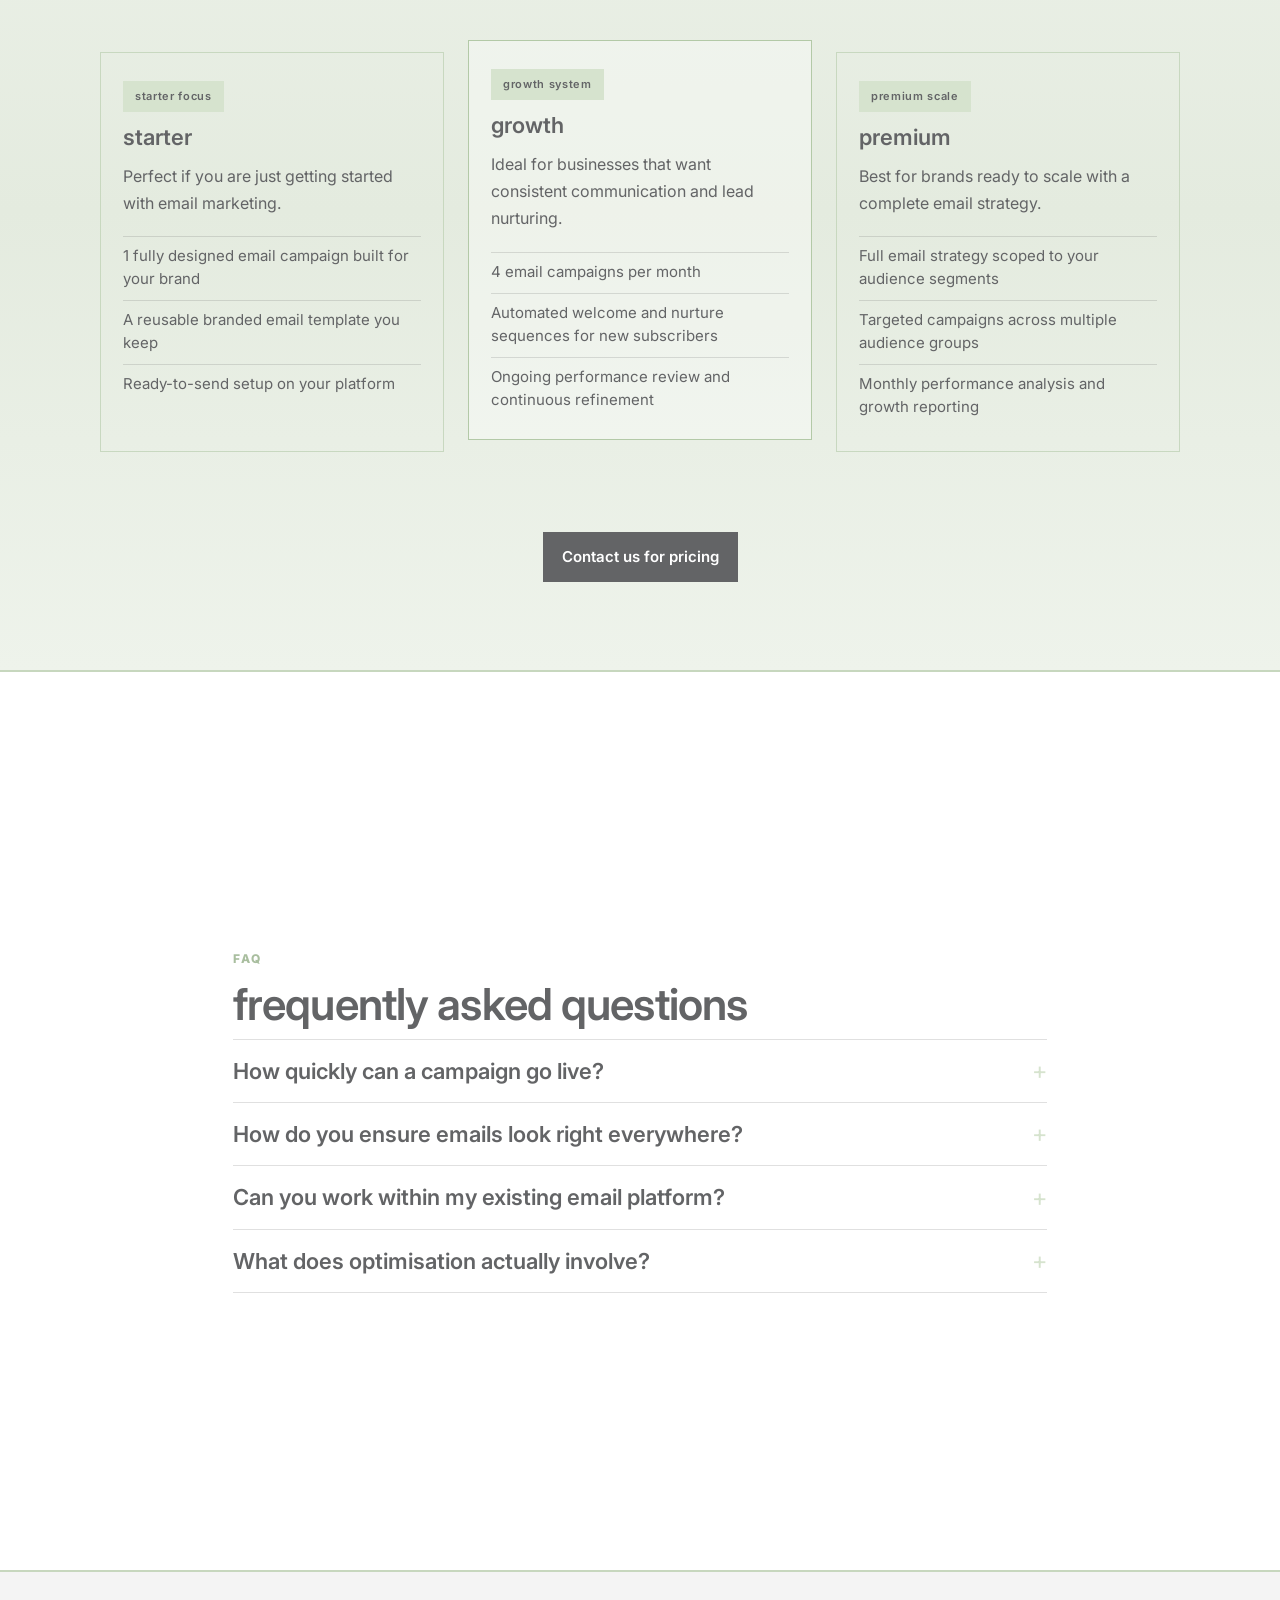
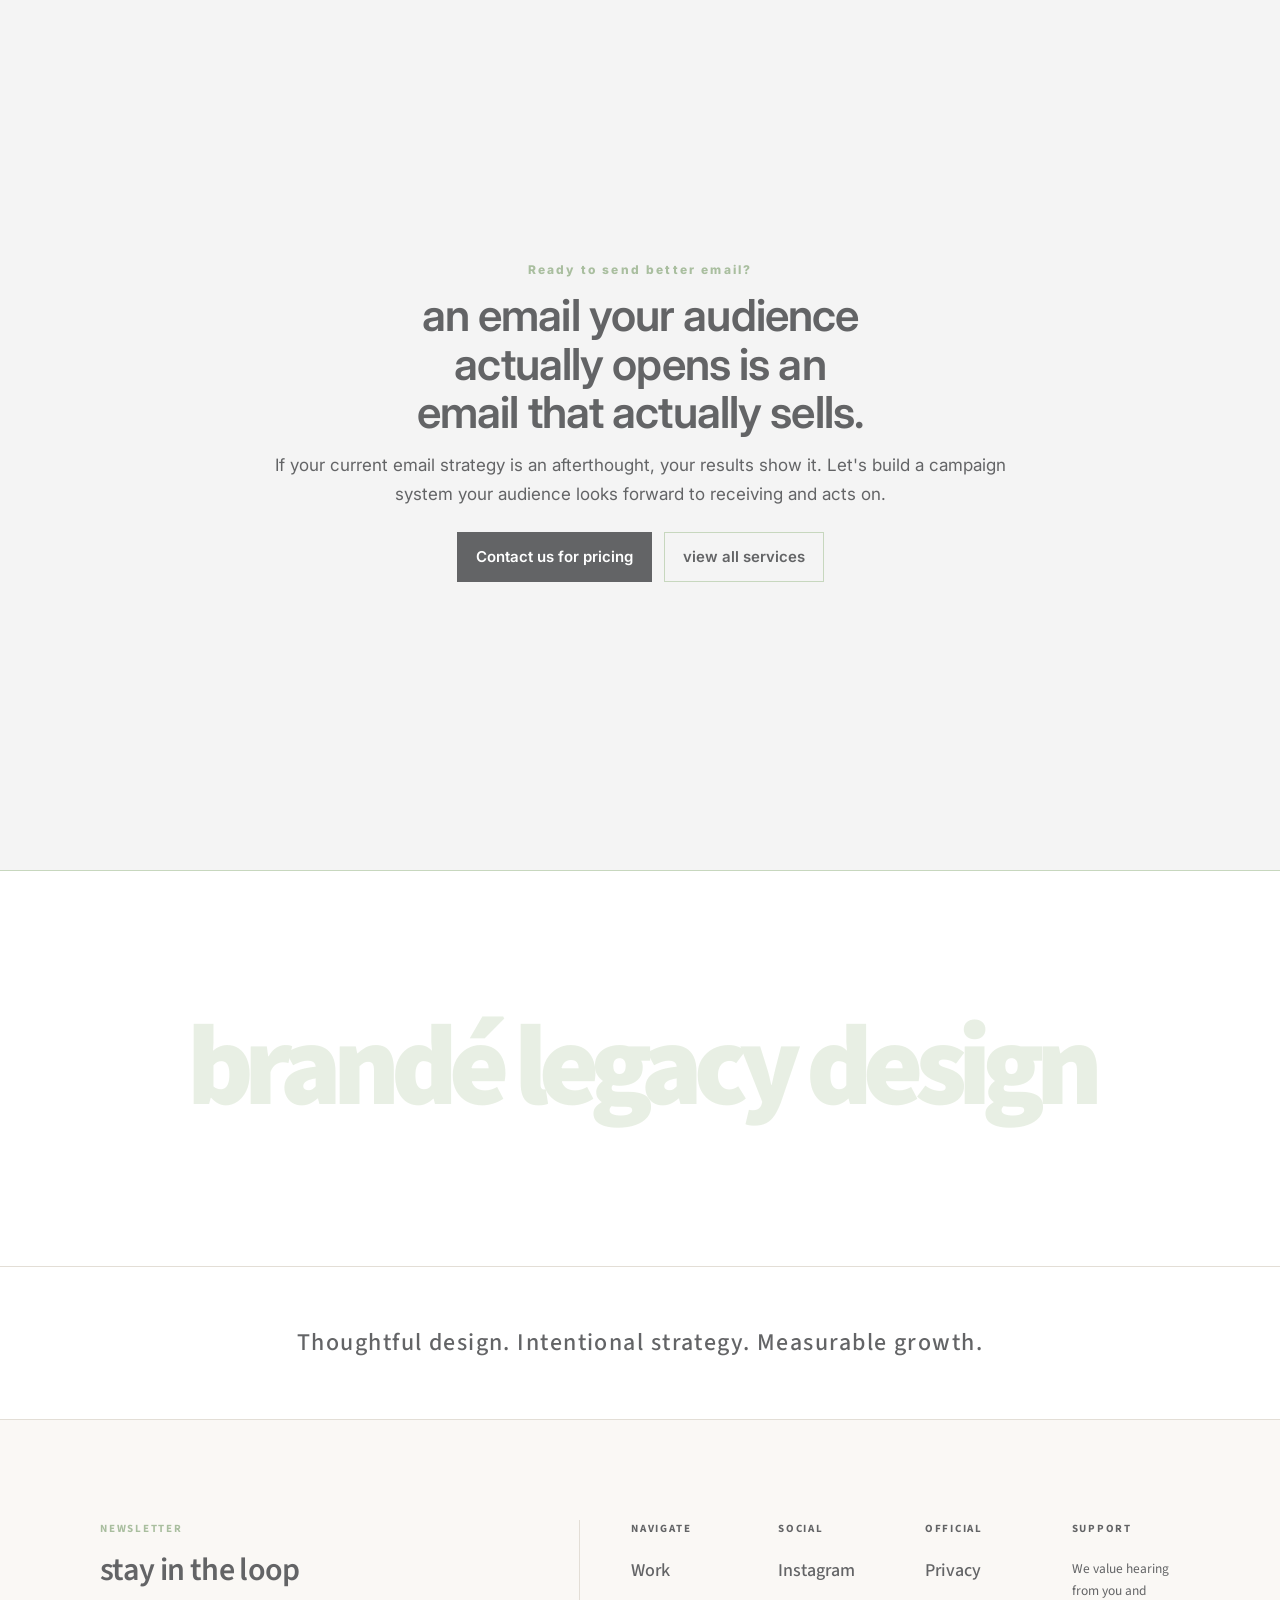
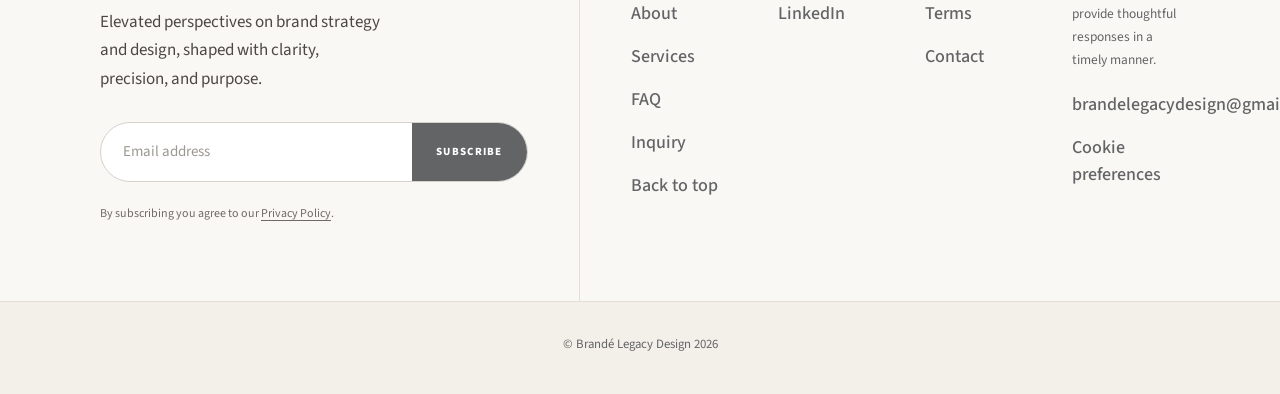
<file: emailcampaigndesign.html>
<!doctype html>
<html lang="en">
  <head>
    <meta charset="utf-8" />
    <meta name="viewport" content="width=device-width, initial-scale=1" />
    <title>Email Campaign Design | Brande Legacy Design</title>
    <link rel="icon" type="image/png" href="https://raw.githubusercontent.com/KeralPatel3095/Brande_Images/9cf67e094aeaa130865a33879009bbd9b97c3873/Brand%C3%A9.png" />
    <link rel="stylesheet" href="includes/site-layout.css" />
    <style>
      @import url("https://fonts.googleapis.com/css2?family=DM+Sans:wght@400;500;600&family=Inter:wght@300;400;500;600&family=Poppins:wght@400;500;600&display=swap");

      :root{
        --main:#D6E3CE;
        --bg:#D6E3CE;
        --text:#636466;
        --muted:#636466;
        --border:#C7D7BE;
        --surface:#EFEEEE;
        --cream:#EFEEEE;
        --cream2:#F7F7F7;
        --accent:#636466;
        --accentText:#ffffff;
        --container:1120px;
        --font-sans:"Inter", "Poppins", "DM Sans", "Helvetica Neue", Helvetica, Arial, sans-serif;
      }

      *{box-sizing:border-box}
      html{scroll-behavior:smooth}
      body{
        margin:0;
        font-family:var(--font-sans);
        font-size:17px;
        color:var(--text);
        line-height:1.6;
        background:linear-gradient(180deg, #D6E3CE 0%, #EFEEEE 58%, #ffffff 100%);
      }
      .container{max-width:var(--container); margin:0 auto; padding:0 20px}
      section{padding:88px 0}
      main > section{
        min-height:100svh;
        display:flex;
        align-items:center;
        width:100%;
      }
      main > section > .container{
        width:100%;
      }

      /* same reveal transitions pattern as about page */
      main > section h1,
      main > section .sectionTitle,
      main > section .kicker,
      main > section .pillarCard h3,
      main > section .tierName{
        opacity:0;
        transform:translateY(28px);
        transition:
          opacity 1.05s cubic-bezier(0.25, 0.46, 0.45, 0.94),
          transform 1.05s cubic-bezier(0.25, 0.46, 0.45, 0.94);
      }
      main > section .sectionLead,
      main > section .pillarCard p,
      main > section .tierDesc,
      main > section .btn{
        opacity:0;
        transform:translateY(24px);
        transition:
          opacity 1.05s cubic-bezier(0.25, 0.46, 0.45, 0.94) .16s,
          transform 1.05s cubic-bezier(0.25, 0.46, 0.45, 0.94) .16s;
      }
      main > section .heroVisual,
      main > section .pillarCard,
      main > section .tierCard{
        opacity:0;
        transform:translateY(30px) scale(.985);
        transition:
          opacity 1.05s cubic-bezier(0.25, 0.46, 0.45, 0.94) .12s,
          transform 1.05s cubic-bezier(0.25, 0.46, 0.45, 0.94) .12s;
      }
      main > section.inView h1,
      main > section.inView .sectionTitle,
      main > section.inView .kicker,
      main > section.inView .pillarCard h3,
      main > section.inView .tierName,
      main > section.inView .sectionLead,
      main > section.inView .pillarCard p,
      main > section.inView .tierDesc,
      main > section.inView .btn,
      main > section.inView .heroVisual,
      main > section.inView .pillarCard,
      main > section.inView .tierCard{
        opacity:1;
        transform:translateY(0) scale(1);
      }

      .kicker{
        margin:0 0 12px;
        font-size:12px;
        letter-spacing:.18em;
        font-weight:800;
        color: #a9be9f;

      }
      .sectionTitle{
        font-family:var(--font-sans);
        margin:0 0 10px;
        font-size:44px;
        line-height:1.1;
        letter-spacing:-.02em;
        color:var(--text);
        font-weight:600;
      }
      h1, h2, h3{
        text-transform:lowercase;
      }
      
      .sectionLead{
        margin:0;
        font-size:17px;
        line-height:1.75;
        color:var(--text);
        max-width:74ch;
      }

      .hero{
        min-height:100svh;
        display:flex;
        align-items:center;
        border-top:1px solid var(--border);
        border-bottom:1px solid var(--border);
        padding:0;
      }
      .hero > .container{
        max-width:100%;
        padding:0;
        height:100%;
      }
      .preIntroNote{
        background:#f4f4f4;
        border-top:1px solid var(--border);
        border-bottom:1px solid var(--border);
      }
      .preIntroWrap{
        max-width:78ch;
        margin:0 auto;
        text-align:center;
      }
      .preIntroWrap .kicker{
        margin-bottom:14px;
        text-align:center;
      }
      .preIntroWrap .sectionTitle{
        margin:0 auto 14px;
        max-width:18ch;
        text-align:center;
      }
      .preIntroWrap .sectionLead{
        margin:0 auto;
        max-width:56ch;
        text-align:center;
      }
      .heroLayout{
        display:grid;
        grid-template-columns:1fr 1fr;
        gap:0;
        align-items:stretch;
        min-height:100svh;
      }
      .heroCopy{
        background:rgba(255,255,255,.62);
        border-right:1px solid var(--border);
        padding:clamp(28px, 4vw, 62px);
        display:flex;
        flex-direction:column;
        justify-content:center;
      }
      .heroCopy h1{
        margin:0 0 16px;
        font-size:64px;
        line-height:1.02;
        letter-spacing:-.03em;
        font-weight:600;
      }
      .heroVisual{
        min-height:100svh;
        position:relative;
        overflow:hidden;
      }
      .heroVisual .heroImg{
        position:absolute;
        inset:0;
        width:100%;
        height:100%;
        object-fit:cover;
        display:block;
        transition:opacity .6s ease-out, transform .6s ease-out;
      }
      .heroVisual .heroImgDefault{
        opacity:1;
        transform:scale(1);
      }
      .heroVisual .heroImgHover{
        opacity:0;
        transform:scale(1.04);
      }
      .heroVisual:hover .heroImgDefault{
        opacity:0;
        transform:scale(1.05);
      }
      .heroVisual:hover .heroImgHover{
        opacity:1;
        transform:scale(1);
      }

      .pillars{
        background:#ffffff;
        border-top:1px solid #ecece8;
        border-bottom:1px solid #ecece8;
      }
      .pillarsLayout{
        display:grid;
        grid-template-columns:.9fr 1.1fr;
        gap:clamp(18px,2.6vw,34px);
        align-items:start;
      }
      .pillarsHead{
        border-left:2px solid #d6d5cb;
        padding-left:14px;
      }
      .pillarsGrid{
        display:grid;
        grid-template-columns:1fr;
        gap:0;
      }
      .pillarCard{
        border:none;
        border-bottom:1px solid var(--border);
        background:transparent;
        padding:18px 0;
      }
      .pillarCard:first-child{border-top:1px solid var(--border)}
      .pillarCard h3{
        margin:0 0 10px;
        font-size:22px;
        line-height:1.15;
        font-weight:600;
      }
      .pillarCard p{
        margin:0;
        font-size:16px;
        line-height:1.7;
      }

      .tiers{
        min-height:100svh;
        display:flex;
        align-items:center;
        background:linear-gradient(180deg, #eef3eb 0%, #e4ebdf 52%, #eef3eb 100%);
        border-top:1px solid var(--border);
        border-bottom:1px solid var(--border);
      }
      .tiersLayout{
        display:grid;
        grid-template-columns:1fr;
        gap:clamp(24px,3.4vw,40px);
      }
      .tiersHead{
        margin:0 auto 28px;
        display:flex;
        flex-direction:column;
        justify-content:center;
        text-align:center;
        max-width:82ch;
      }
      .tiersHead .sectionTitle{
        margin:0 auto 14px;
        max-width:26ch;
      }
      .tiersHead .sectionLead{
        margin:0 auto;
        max-width:46ch;
      }
      .tiersCta{
        display:flex;
        justify-content:center;
        align-items:center;
        flex-wrap:wrap;
        gap:12px;
        margin-top:clamp(12px,3vw,28px);
        padding-top:clamp(4px,1.5vw,12px);
      }
      .tiersGrid{
        display:grid;
        grid-template-columns:repeat(3, minmax(0, 1fr));
        gap:clamp(16px,2.2vw,24px);
      }
      .tierCard{
        background:transparent;
        border:1px solid rgba(199,215,190,.95);
        padding:28px 22px;
        display:flex;
        flex-direction:column;
        gap:13px;
        position:relative;
        box-shadow:none;
        transition:transform .24s ease, box-shadow .24s ease, border-color .24s ease;
      }
      .tierCard:hover{
        transform:translateY(-3px);
        border-color:#b9cfad;
        box-shadow:0 10px 24px rgba(84,97,81,.12);
      }
      .tierTag{
        display:inline-flex;
        width:max-content;
        padding:7px 12px;
        background:#D6E3CE;
        border:none;
        font-size:11px;
        letter-spacing:.06em;
        font-weight:600;
      }
      .tierName{
        margin:0;
        font-size:22px;
        line-height:1.12;
        font-weight:600;
      }
      .tierDesc{
        margin:0;
        font-size:16px;
        line-height:1.7;
      }
      .tierList{
        margin:6px 0 0;
        padding:0;
        list-style:none;
        display:grid;
        gap:10px;
      }
      .tierList li{
        padding:8px 0 0;
        border-top:1px solid rgba(99,100,102,.2);
        font-size:15px;
        line-height:1.5;
      }
      .tiersGrid .tierCard:nth-child(2){
        transform:translateY(-12px);
        background:rgba(255,255,255,.34);
        border-color:#b3c9a7;
      }

      .ctaBand{
        background:#f4f4f4;
        border-top:1px solid var(--border);
        border-bottom:1px solid var(--border);
      }
      .faqSection{
        background:#ffffff;
        border-top:1px solid var(--border);
        border-bottom:1px solid var(--border);
      }
      .faqWrap{
        max-width:74ch;
        margin:0 auto;
      }
      .faqItem{
        padding:0;
        border-top:1px solid rgba(99,100,102,.2);
      }
      .faqItem:last-child{
        border-bottom:1px solid rgba(99,100,102,.2);
      }
      .faqQ{
        margin:0;
        padding:18px 34px 18px 0;
        font-size:22px;
        line-height:1.2;
        font-weight:600;
        list-style:none;
        cursor:pointer;
        position:relative;
      }
      .faqQ::-webkit-details-marker{
        display:none;
      }
      .faqQ::after{
        content:"+";
        position:absolute;
        right:0;
        top:50%;
        transform:translateY(-50%);
        font-size:24px;
        font-weight:400;
        line-height:1;
        color:#D6E3CE;
      }
      .faqItem[open] .faqQ::after{
        content:"-";
        color:#D6E3CE;
      }
      .faqA{
        margin:0;
        padding:0 14px 0;
        background:transparent;
        font-size:17px;
        line-height:1.7;
        max-height:0;
        opacity:0;
        overflow:hidden;
        transition:max-height .28s ease, opacity .2s ease, padding .2s ease;
      }
      .faqItem:hover .faqA,
      .faqItem[open] .faqA{
        max-height:220px;
        opacity:1;
        padding:0 14px 14px;
      }
      .ctaBandInner{
        text-align:center;
        max-width:72ch;
        margin:0 auto;
      }
      .ctaBandInner .sectionTitle{
        margin:0 auto 14px;
        max-width:16ch;
      }
      .ctaRow{
        margin-top:22px;
        display:flex;
        justify-content:center;
        gap:12px;
        flex-wrap:wrap;
      }
      .btn{
        display:inline-flex;
        align-items:center;
        justify-content:center;
        padding:12px 18px;
        border:1px solid var(--border);
        color:var(--text);
        text-decoration:none;
        font-weight:600;
        font-size:15px;
      }
      .btnPrimary{
        background:var(--accent);
        color:var(--accentText);
        border-color:var(--accent);
      }

      @media (max-width: 980px){
        main > section{min-height:100svh}
        .heroLayout,
        .pillarsLayout,
        .tiersLayout,
        .tiersGrid{grid-template-columns:1fr}
        .hero > .container{padding:0}
        .heroCopy{border-right:none; border-bottom:1px solid var(--border)}
        .heroVisual{min-height:420px}
        .heroCopy h1{font-size:52px}
        .tiersGrid{display:grid}
        .tiersGrid .tierCard:nth-child(2){
          transform:none;
        }
        .tiersHead{order:-1}
      }
      @media (max-width: 768px){
        .heroCopy h1{
          max-width:20ch;
          font-size:clamp(34px,8.8vw,46px);
          line-height:1.12;
          letter-spacing:-.015em;
        }
      }
      @media (max-width: 620px){
        section{padding:64px 0}
        .container{padding:0 14px}
        .heroCopy{padding:22px 16px}
        .pillarCard, .tierCard{padding:18px 14px}
        .sectionTitle{font-size:34px}
        .sectionLead{font-size:16px}
        .heroCopy h1{
          font-size:clamp(30px,9.6vw,40px);
          line-height:1.14;
          max-width:22ch;
        }
      }
    </style>
  </head>
  <body>
    <div class="headerPreNav" id="headerPreNav" style="--pre-hide:0">
      <div class="promoStrip">
        <div class="container">
          <div class="promoText">Elevating Brands Through Thoughtful Design.</div>
        </div>
      </div>
      <div class="SpaceInBetween" aria-hidden="true">
        <div class="container">
          <div class="spaceInBetweenText"></div>
        </div>
      </div>
    </div>

    <header class="siteHeaderBar" id="siteHeaderBar" aria-label="Main header">
      <div class="container">
        <div class="topbar">
          <button
            type="button"
            class="menuToggleButton"
            id="mobileMenuToggle"
            aria-label="Open navigation menu"
            aria-controls="mobilePrimaryNav"
            aria-expanded="false"
          >
            ☰
          </button>

          <nav class="leftNav" aria-label="Primary navigation left">
            <ul>
              <li><a class="link" href="index.html">Home</a></li>
              <li><a class="link" href="about.html">About</a></li>
              <li>
                <button
                  type="button"
                  class="navButton"
                  data-mega="services"
                  aria-haspopup="dialog"
                  aria-controls="megaMenuOverlay"
                >
                  Services ▾
                </button>
              </li>

              <li>
                <a class="link" href="portfolio.html">Portfolio</a>
              </li>
            </ul>
          </nav>

          <a href="index.html" class="logoWordmark" aria-label="Brandé Legacy Design logo">Brand&eacute;</a>

          <nav class="rightNav" id="mobilePrimaryNav" aria-label="Primary navigation right">
            <ul>
              <li><a class="ctaBtn" href="contact.html">Contact</a></li>
            </ul>
          </nav>
        </div>
      </div>
    </header>

    <!-- Full-page mega menu overlay (Services only) -->
    <div id="megaMenuOverlay" class="overlayMenu" role="dialog" aria-modal="true" aria-hidden="true">

      <div class="overlayInner">
        <div class="overlayLeft">
          <button type="button" class="overlayBack" id="megaMenuBack">Back</button>
          <div class="overlayTitle" id="megaMenuTitle">Services</div>

          <div class="overlayList" role="menu" aria-label="Menu items">
            <button type="button" class="overlayItem" data-services-target="Brand-focusedmarketingwebsites.html">
              Brand-focused marketing websites
            </button>
            <button type="button" class="overlayItem" data-services-target="emailcampaigndesign.html">
              Email Campaign Design
            </button>
            <!-- <button type="button" class="overlayItem" data-services-target="instagramstoriesandpost.html">
              Instagram post and stories
            </button>
            <button type="button" class="overlayItem" data-services-target="brandidentity.html">
              Brand Identity
            </button> -->
            <button type="button" class="overlayItem" data-services-target="socialmediammanagemtent.html">
              Social media management
            </button>
          </div>
        </div>

         <div class="overlayRight">
          <div class="overlayPreviewGrid" aria-label="Images preview">
            <div class="overlayPreviewTile">
              <!-- <div class="previewBadge" style="top:12px; left:12px;">Featured</div> -->
              <img
                alt=""
                loading="lazy"
                src="images/email1.3.jpg"
                style="object-position: 16% 50%;"
              />
            </div>

            <div class="overlayPreviewTile">
              <!-- <div class="previewBadge" style="top:12px; left:12px;">New</div> -->
              <img
                alt=""
                loading="lazy"
                src="images/Website2.jpg"
                style="object-position: 48% 50%;"
              />
            </div>

            <div class="overlayPreviewTile">
              <!-- <div class="previewBadge" style="top:12px; left:12px;">Limited</div> -->
              <img
                alt=""
                loading="lazy"
                src="images/website3.1.jpg"
                style="object-position: 74% 50%;"
              />
            </div>
          </div>
        </div>
      </div>
    </div>
    <!--hero-section-->
    <main>
      <section class="preIntroNote" aria-label="Email campaign design introduction">
        <div class="container">
          <div class="preIntroWrap">
            <p class="kicker">Strategy That Converts</p>
            <h2 class="sectionTitle">The most direct line to your audience. Used like it means something.</h2>
            <p class="sectionLead">Email is where trust grows fastest. This service is built to help you turn attention into action through strategic campaign design, clear messaging, and conversion-led delivery.</p>
            <div class="ctaRow">
              <a class="btn" href="index.html#portfolio">see email examples</a>
            </div>
          </div>
        </div>
      </section>

      <!--hero-section-2-->
      <section class="hero" aria-label="Email campaign design hero">
        <div class="container">
          <div class="heroLayout">
            <div class="heroCopy">
              <p class="kicker">Newsletters &amp; automations</p>
              <h1>Permission granted. Don't waste it.</h1>
              <p class="sectionLead">Your subscribers chose to hear from you. That's a level of access no paid ad or algorithm can manufacture and most businesses squander it with generic sends that look like everyone else's.<br> We design email campaigns from the ground up: visual hierarchy that guides the eye, copy that earns the click, and technical execution that keeps your campaigns in the inbox not the promotions tab.</p>
            </div>
            <figure class="heroVisual" aria-label="Email campaign design visual">
              <img class="heroImg heroImgDefault" src="images/emailcover2.1.jpg" alt="Email design and campaign planning on laptop screen" loading="lazy" />
              <img class="heroImg heroImgHover" src="images/emailcover1.1.jpg" alt="Email performance dashboard and campaign reporting view" loading="lazy" />
            </figure>
          </div>
        </div>
      </section>

      <!--pillars-section-->
      <section class="pillars" aria-label="Deliverability matters">
        <div class="container">
          <div class="pillarsLayout">
            <div class="pillarsHead">
              <p class="kicker">Deliverability Matters</p>
              <h2 class="sectionTitle">Built to perform in every inbox, on every device.</h2>
              <p class="sectionLead">Every email campaign is built with technical and visual standards that protect deliverability and keep your message readable across devices and inbox themes.</p>
            </div>
            <div class="pillarsGrid">
              <article class="pillarCard">
                <h3>Dark Mode Ready</h3>
                <p>Every campaign is tested across light and dark mode environments. Colour contrast, image rendering, and typography legibility checked before a single send, so your brand doesn't degrade based on someone's display settings.</p>
              </article>
              <article class="pillarCard">
                <h3>Mobile Responsive</h3>
                <p>The majority of email opens happen on mobile. Every layout is structured for phone-first reading clean hierarchy, scalable type, and CTAs positioned where thumbs actually are.</p>
              </article>
              <article class="pillarCard">
                <h3>Spam-Filter Conscious</h3>
                <p>Technical deliverability isn't a bonus feature. Every campaign is structured against anti-spam standards, tested for inbox placement, and designed to protect your sender reputation over time.</p>
              </article>
            </div>
          </div>
        </div>
      </section>

      <!--tiers-section-->
      <section class="tiers" aria-label="Email service tiers">
        <div class="container">
          <div class="tiersLayout">
            <div class="tiersHead">
              <p class="kicker">Email service tiers</p>
              <h2 class="sectionTitle">Your Email Engagement Model</h2>
              <p class="sectionLead">From a single campaign to a full ongoing strategy each tier is scoped to your list size, send frequency, and growth ambitions. Contact us and we'll build a plan around your specific goals.</p>
            </div>
            <div class="tiersGrid">
              <article class="tierCard">
                <span class="tierTag">starter focus</span>
                <h3 class="tierName">Starter</h3>
                <p class="tierDesc">Perfect if you are just getting started with email marketing.</p>
                <ul class="tierList">
                  <li>1 fully designed email campaign built for your brand</li>
                  <li>A reusable branded email template you keep</li>
                  <li>Ready-to-send setup on your platform</li>
                </ul>
              </article>
              <article class="tierCard">
                <span class="tierTag">growth system</span>
                <h3 class="tierName">Growth</h3>
                <p class="tierDesc">Ideal for businesses that want consistent communication and lead nurturing.</p>
                <ul class="tierList">
                  <li>4 email campaigns per month</li>
                  <li>Automated welcome and nurture sequences for new subscribers</li>
                  <li>Ongoing performance review and continuous refinement</li>
                </ul>
              </article>
              <article class="tierCard">
                <span class="tierTag">premium scale</span>
                <h3 class="tierName">Premium</h3>
                <p class="tierDesc">Best for brands ready to scale with a complete email strategy.</p>
                <ul class="tierList">
                  <li>Full email strategy scoped to your audience segments</li>
                  <li>Targeted campaigns across multiple audience groups</li>
                  <li>Monthly performance analysis and growth reporting</li>
                </ul>
              </article>
            </div>
            <div class="tiersCta">
              <a class="btn btnPrimary" href="contact.html">Contact us for pricing</a>
            </div>
          </div>
        </div>
      </section>

      <!--cta-section-->
      <section class="faqSection" aria-label="Frequently asked questions">
        <div class="container">
          <div class="faqWrap">
            <p class="kicker">FAQ</p>
            <h2 class="sectionTitle">frequently asked questions</h2>
            <details class="faqItem">
              <summary class="faqQ">How quickly can a campaign go live?</summary>
              <p class="faqA">Starter campaigns are typically live within 3–5 business days of brief approval. Monthly packages begin immediately after onboarding no long runway before you see results.</p>
            </details>
            <!-- <details class="faqItem">
              <summary class="faqQ">Do you provide email copy as well?</summary>
              <p class="faqA">Yes. I can write or refine conversion focused copy so your campaigns stay on brand and clear with strong call-to-action flow.</p>
            </details> -->
            <details class="faqItem">
              <summary class="faqQ">How do you ensure emails look right everywhere?</summary>
              <p class="faqA">Every campaign is tested across devices, screen sizes, and dark mode before it goes live. What you approve is what your audience receives no surprises.</p>
            </details>
            <details class="faqItem">
              <summary class="faqQ">Can you work within my existing email platform?</summary>
              <p class="faqA">Yes, Mailchimp, Klaviyo, and most major platforms. We work within your current stack and improve what's there, rather than forcing a migration you don't need.</p>
            </details>
            <details class="faqItem">
              <summary class="faqQ">What does optimisation actually involve?</summary>
              <p class="faqA">Open rate, click rate, conversion, and list health reviewed monthly. Every decision is made from what the data shows, not what we assumed when we started.</p>
            </details>
          </div>
        </div>
      </section>

      <!--cta-section-->
      <section class="ctaBand" aria-label="Call to action">
        <div class="container">
          <div class="ctaBandInner">
            <p class="kicker">Ready to send better email?</p>
            <h2 class="sectionTitle">An email your audience actually opens is an email that actually sells.</h2>
            <p class="sectionLead">If your current email strategy is an afterthought, your results show it. Let's build a campaign system your audience looks forward to receiving and acts on.</p>
            <div class="ctaRow">
              <a class="btn btnPrimary" href="contact.html">Contact us for pricing</a>
              <a class="btn" href="index.html#value">view all services</a>
            </div>
          </div>
        </div>
      </section>
    </main>
    <div id="layout-footer"></div>
    <script src="includes/load-includes.js"></script>
    <script>
      (function () {
        var sections = document.querySelectorAll("main > section");
        if (!sections.length) return;
        var observer = new IntersectionObserver(function (entries) {
          entries.forEach(function (entry) {
            if (entry.isIntersecting) {
              entry.target.classList.add("inView");
            }
          });
        }, { threshold: 0.18 });
        sections.forEach(function (section) { observer.observe(section); });
      })();
    </script>
  </body>
</html>
</file>
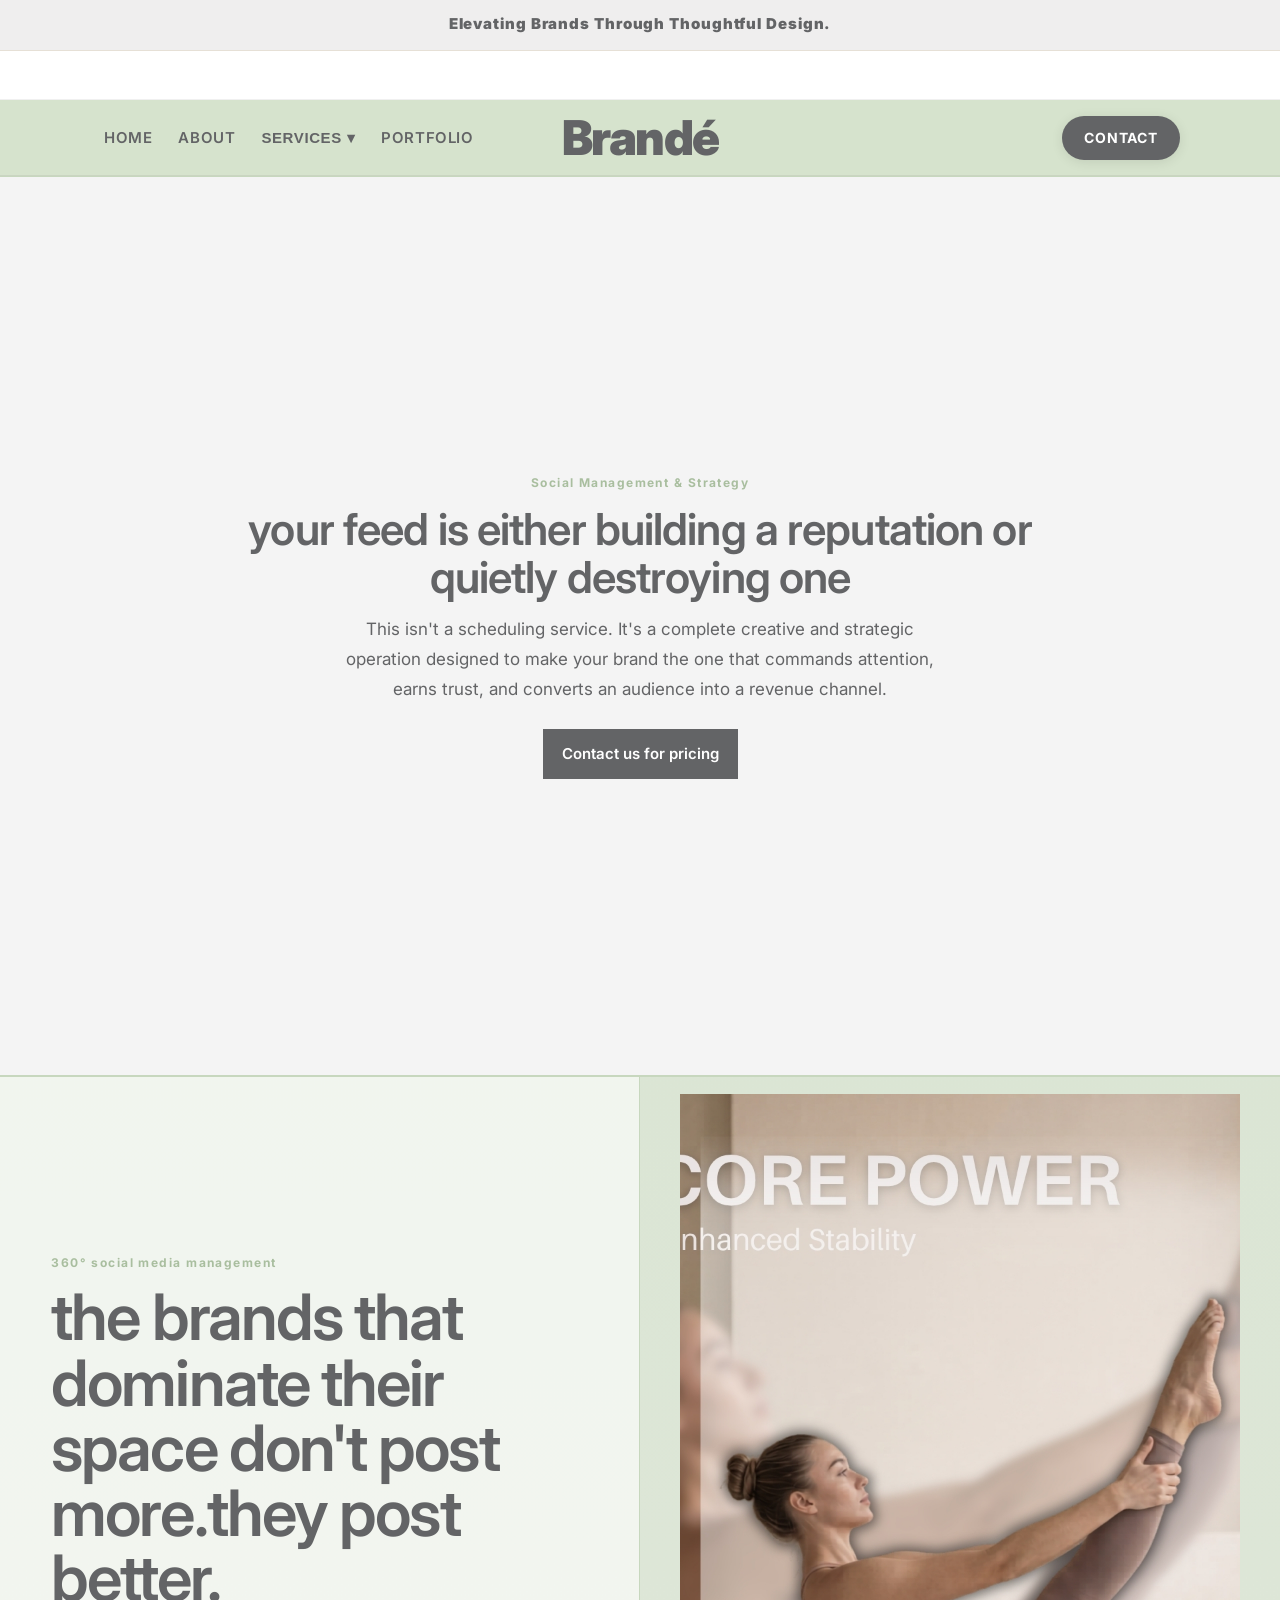
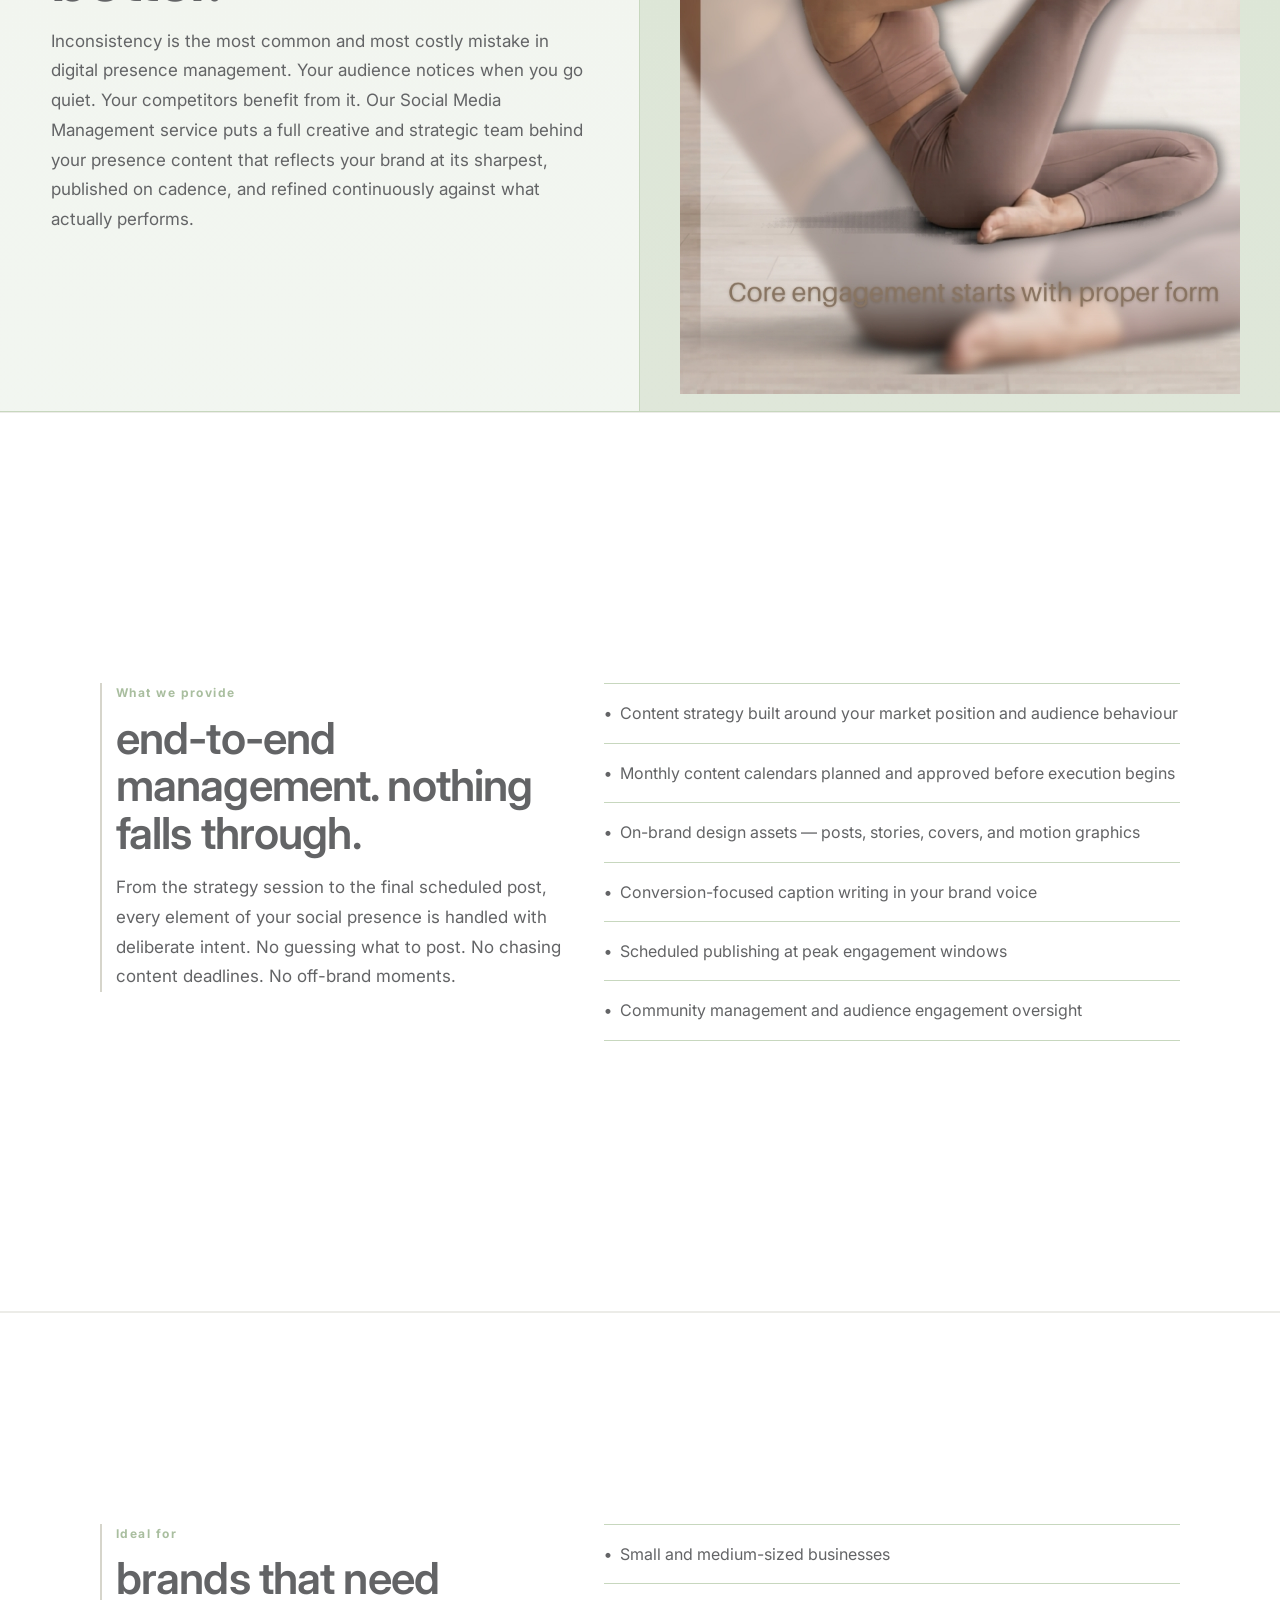
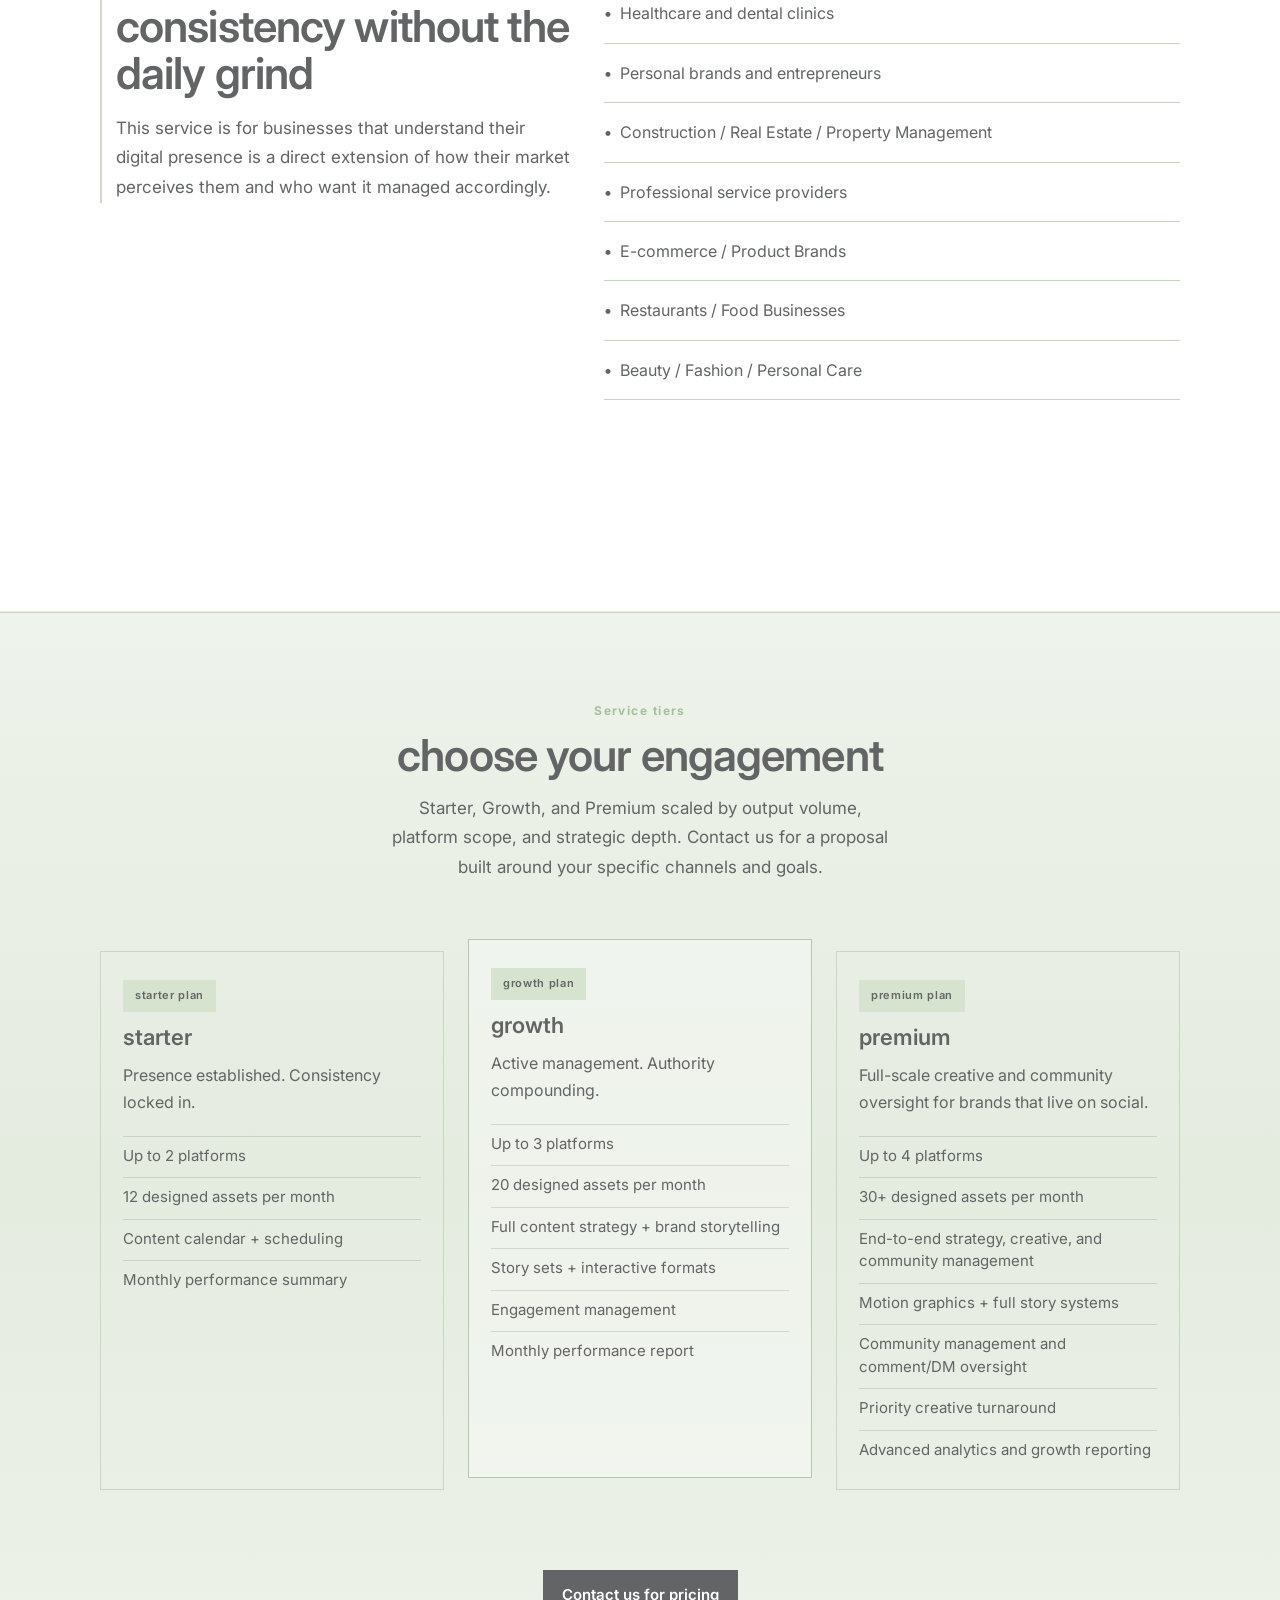
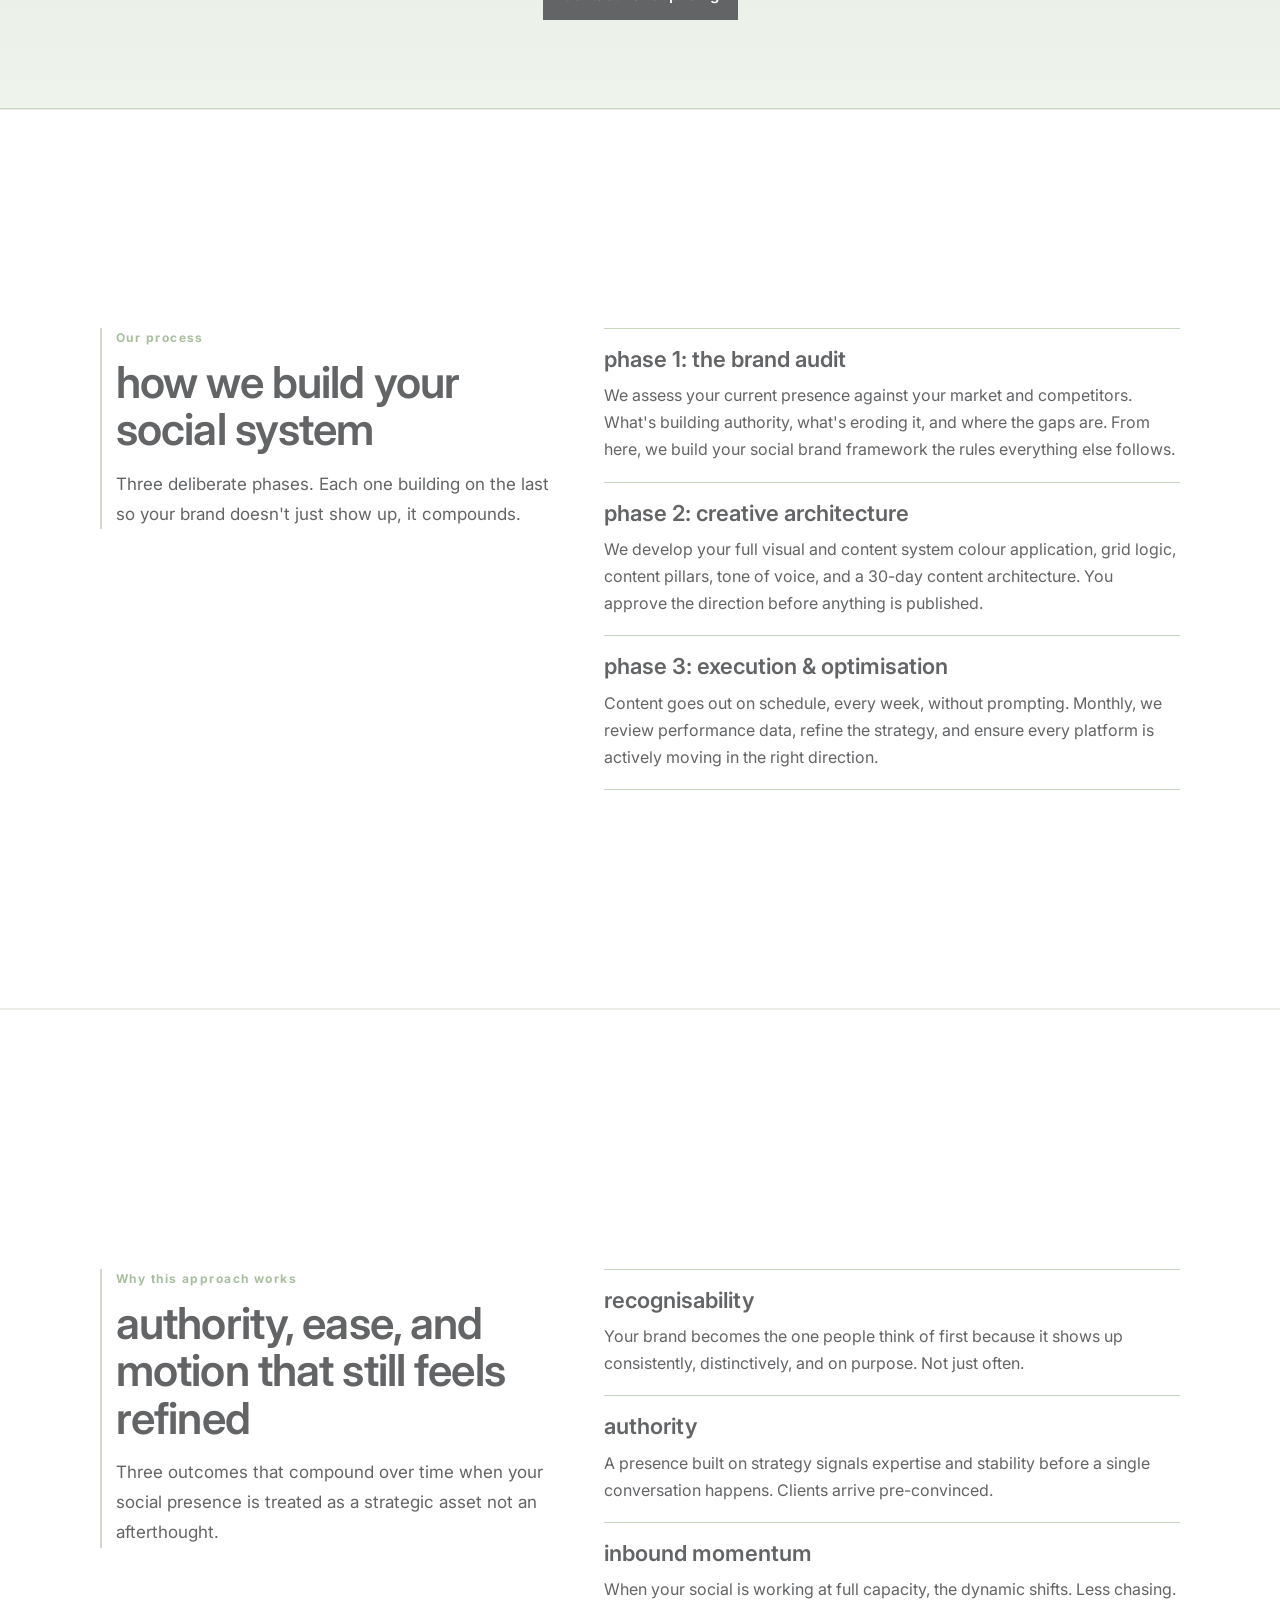
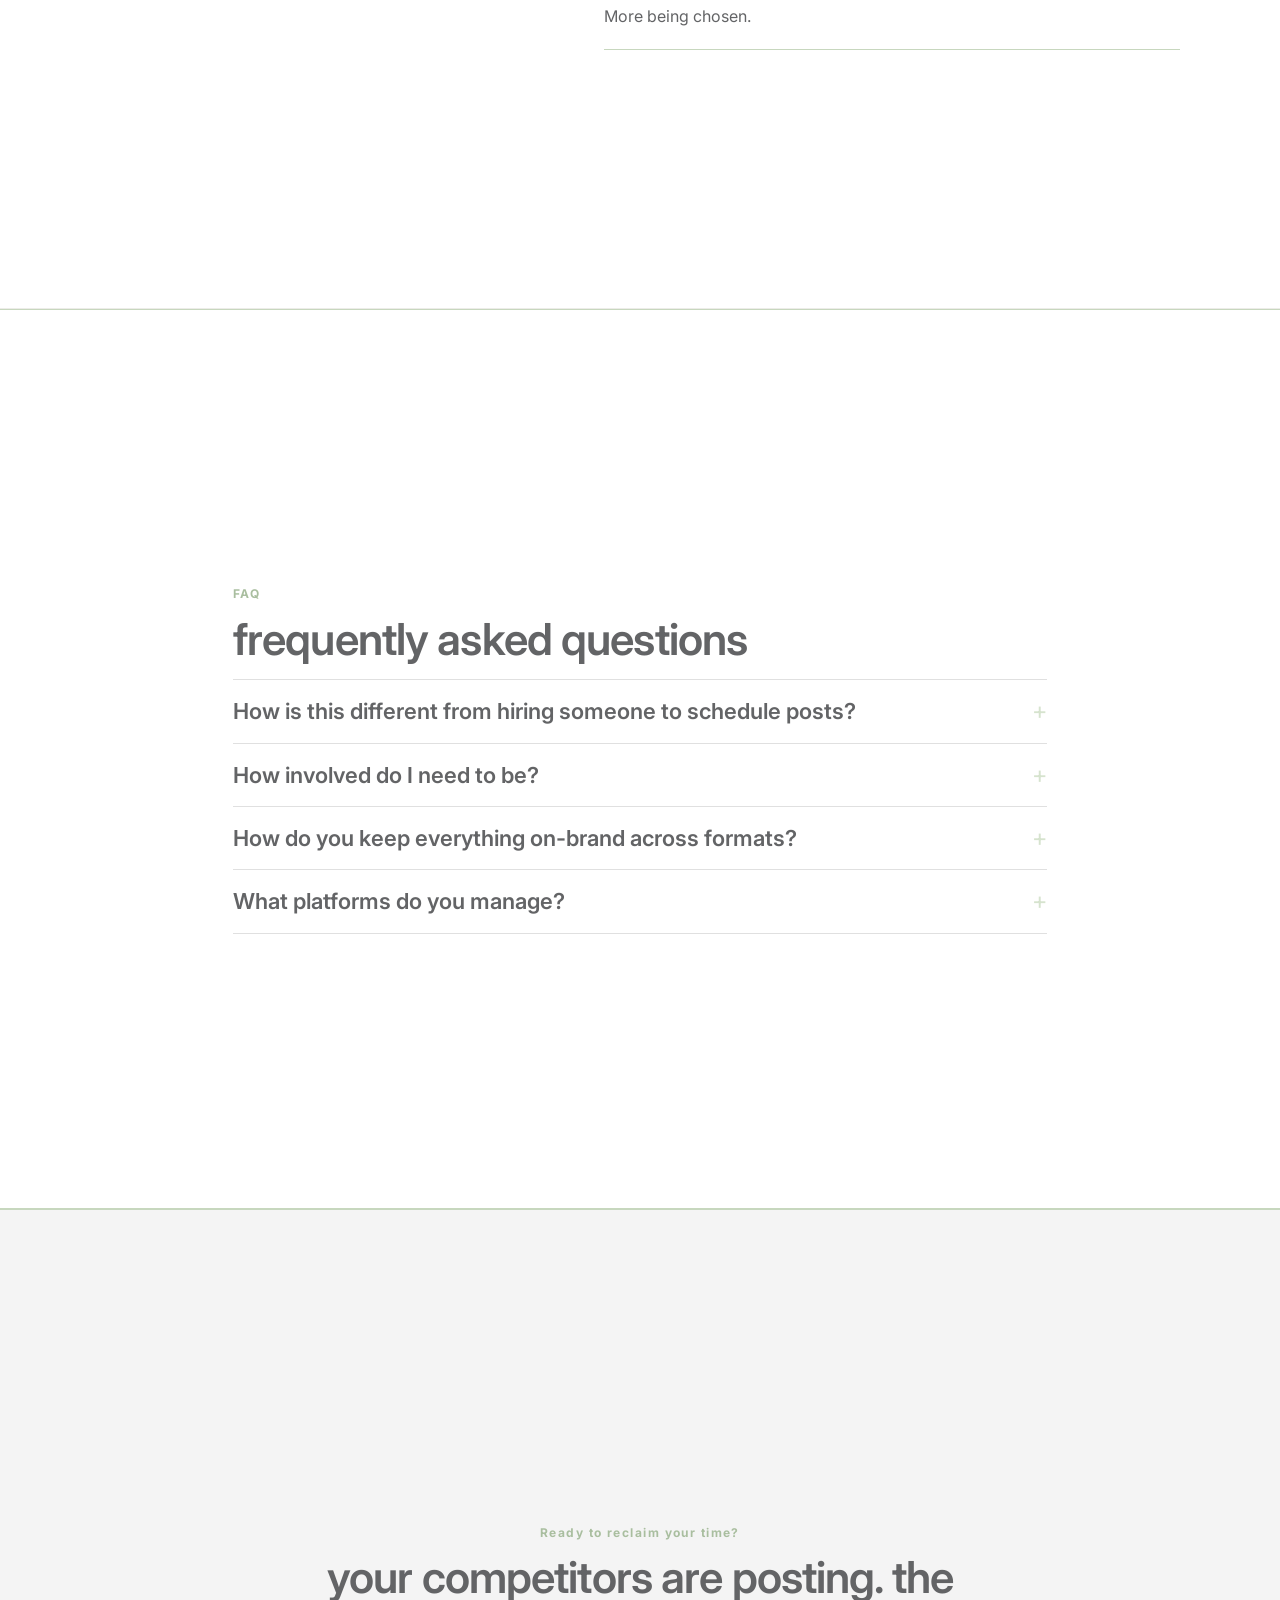
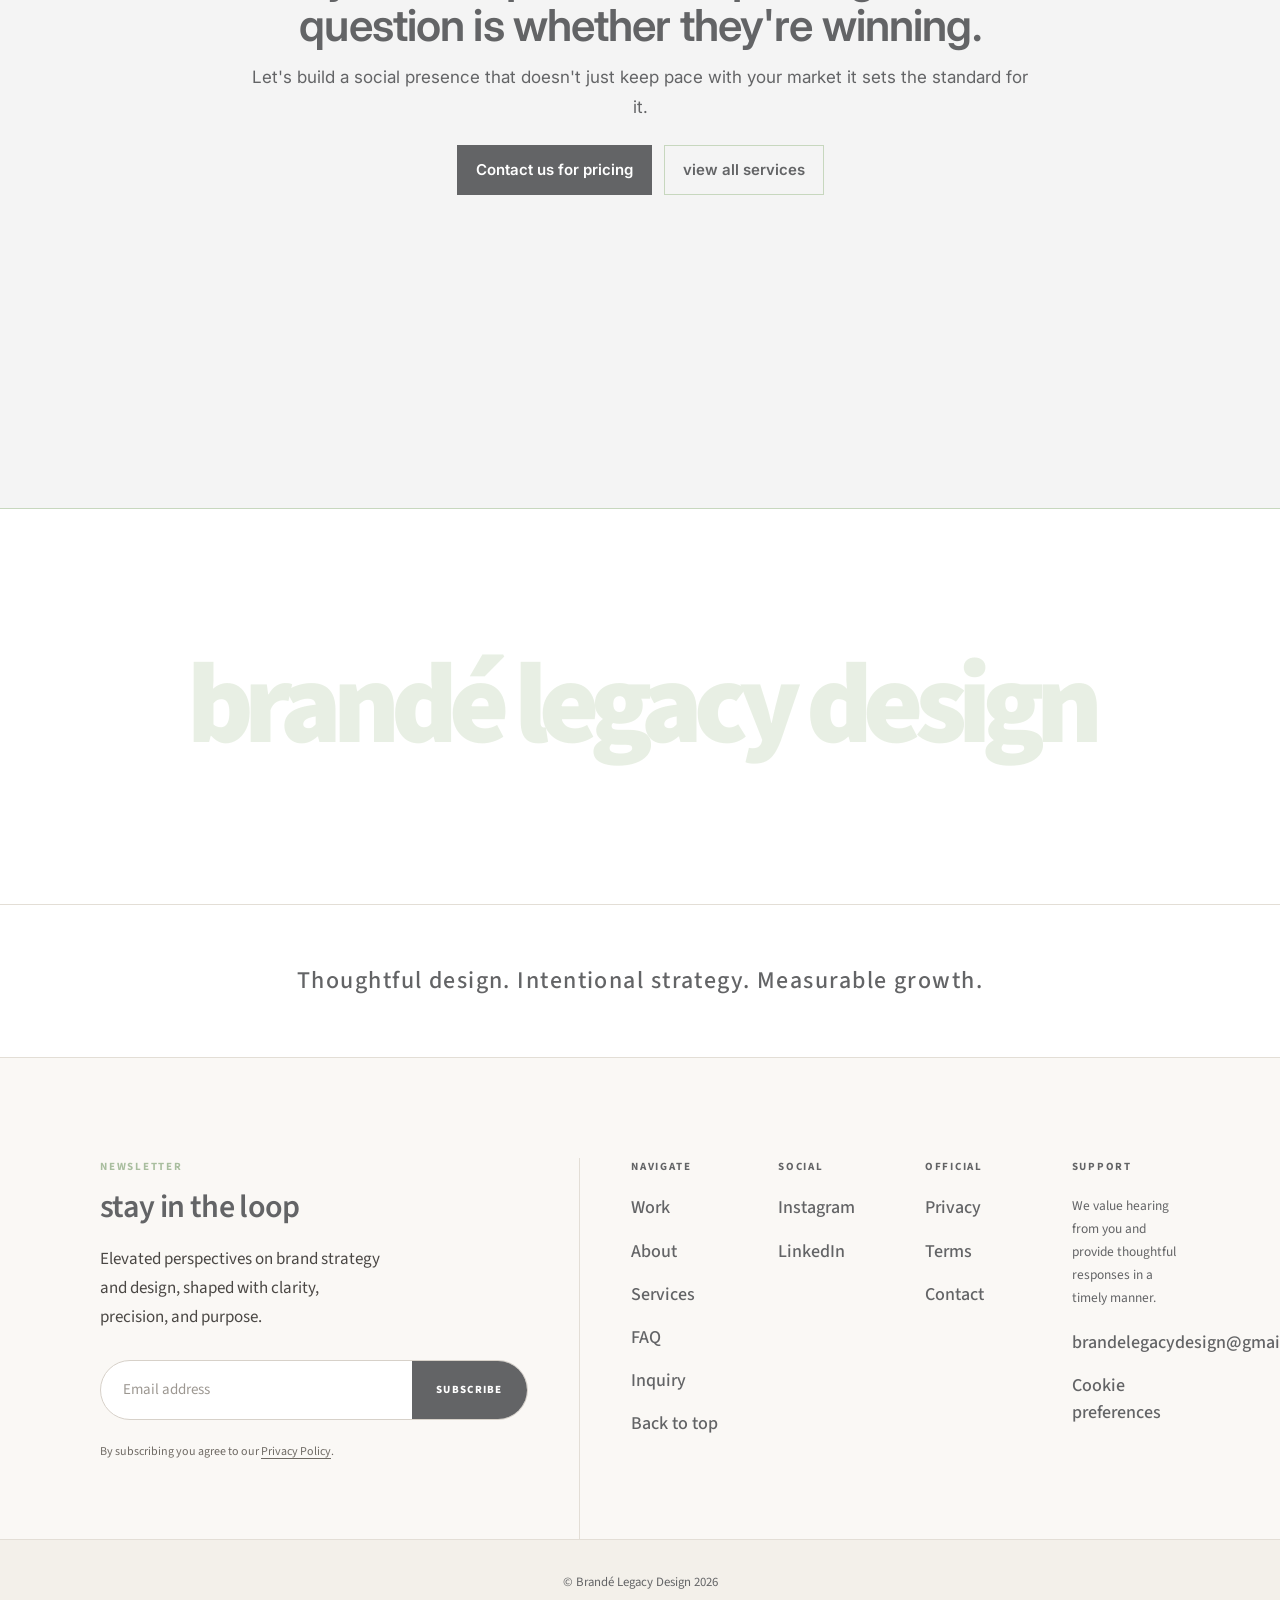
<file: socialmediammanagemtent.html>
<!doctype html>
<html lang="en">
  <head>
    <meta charset="utf-8" />
    <meta name="viewport" content="width=device-width, initial-scale=1" />
    <title>Social Media Management | Brande Legacy Design</title>
    <link rel="icon" type="image/png" href="https://raw.githubusercontent.com/KeralPatel3095/Brande_Images/9cf67e094aeaa130865a33879009bbd9b97c3873/Brand%C3%A9.png" />
    <link rel="stylesheet" href="includes/site-layout.css" />
    <style>
      @import url("https://fonts.googleapis.com/css2?family=DM+Sans:wght@400;500;600&family=Inter:wght@300;400;500;600&family=Poppins:wght@400;500;600&display=swap");

      :root{
        --main:#D6E3CE;
        --bg:#D6E3CE;
        --text:#636466;
        --muted:#636466;
        --border:#C7D7BE;
        --surface:#EFEEEE;
        --cream:#EFEEEE;
        --cream2:#F7F7F7;
        --accent:#636466;
        --accentText:#ffffff;
        --container:1120px;
        --font-sans:"Inter", "Poppins", "DM Sans", "Helvetica Neue", Helvetica, Arial, sans-serif;
      }

      *{box-sizing:border-box}
      html{scroll-behavior:smooth}
      body{
        margin:0;
        font-family:var(--font-sans);
        font-size:17px;
        color:var(--text);
        line-height:1.6;
        background:linear-gradient(180deg, #D6E3CE 0%, #EFEEEE 58%, #ffffff 100%);
      }
      .container{max-width:var(--container); margin:0 auto; padding:0 20px}
      section{padding:88px 0}
      main > section{
        min-height:100svh;
        display:flex;
        align-items:center;
        width:100%;
      }
      main > section > .container{
        width:100%;
      }

      /* same reveal transitions pattern as about page */
      main > section h1,
      main > section .sectionTitle,
      main > section .kicker,
      main > section .pillarCard h3,
      main > section .tierName{
        opacity:0;
        transform:translateY(28px);
        transition:
          opacity 1.05s cubic-bezier(0.25, 0.46, 0.45, 0.94),
          transform 1.05s cubic-bezier(0.25, 0.46, 0.45, 0.94);
      }
      main > section .sectionLead,
      main > section .pillarCard p,
      main > section .pillarBulletList li,
      main > section .tierDesc,
      main > section .btn{
        opacity:0;
        transform:translateY(24px);
        transition:
          opacity 1.05s cubic-bezier(0.25, 0.46, 0.45, 0.94) .16s,
          transform 1.05s cubic-bezier(0.25, 0.46, 0.45, 0.94) .16s;
      }
      main > section .heroVisual,
      main > section .pillarCard,
      main > section .tierCard{
        opacity:0;
        transform:translateY(30px) scale(.985);
        transition:
          opacity 1.05s cubic-bezier(0.25, 0.46, 0.45, 0.94) .12s,
          transform 1.05s cubic-bezier(0.25, 0.46, 0.45, 0.94) .12s;
      }
      main > section.inView h1,
      main > section.inView .sectionTitle,
      main > section.inView .kicker,
      main > section.inView .pillarCard h3,
      main > section.inView .tierName,
      main > section.inView .sectionLead,
      main > section.inView .pillarCard p,
      main > section.inView .pillarBulletList li,
      main > section.inView .tierDesc,
      main > section.inView .btn,
      main > section.inView .heroVisual,
      main > section.inView .pillarCard,
      main > section.inView .tierCard{
        opacity:1;
        transform:translateY(0) scale(1);
      }

      .kicker{
        margin:0 0 12px;
        font-size:12px;
        letter-spacing:.12em;
        font-weight:700;
        color: #a9be9f;
      }
      .sectionTitle{
        margin:0 0 16px;
        font-size:44px;
        line-height:1.08;
        letter-spacing:-.02em;
        color:var(--text);
        font-weight:600;
      }
      h1, h2, h3{
        text-transform:lowercase;
      }
      .sectionLead{
        margin:0;
        font-size:17px;
        line-height:1.75;
        color:var(--text);
        max-width:74ch;
      }

      .hero{
        min-height:100svh;
        display:flex;
        align-items:center;
        border-top:1px solid var(--border);
        border-bottom:1px solid var(--border);
        padding:0;
      }
      .hero > .container{
        max-width:100%;
        padding:0;
        height:100%;
      }
      .preIntroNote{
        background:#f4f4f4;
        border-top:1px solid var(--border);
        border-bottom:1px solid var(--border);
      }
      .preIntroWrap{
        max-width:78ch;
        margin:0 auto;
        text-align:center;
      }
      .preIntroWrap .kicker{
        margin-bottom:14px;
        text-align:center;
      }
      .preIntroWrap .sectionTitle{
        margin:0 auto 14px;
        max-width:32ch;
        text-align:center;
      }
      .preIntroWrap .sectionLead{
        margin:0 auto;
        max-width:56ch;
        text-align:center;
      }
      .preIntroWrap .ctaRow{
        margin-top:24px;
        justify-content:center;
      }
      .heroLayout{
        display:grid;
        grid-template-columns:1fr 1fr;
        gap:0;
        align-items:stretch;
        min-height:100svh;
      }
      .heroCopy{
        background:rgba(255,255,255,.62);
        border-right:1px solid var(--border);
        padding:clamp(28px, 4vw, 62px);
        display:flex;
        flex-direction:column;
        justify-content:center;
      }
      .heroCopy h1{
        margin:0 0 16px;
        font-size:64px;
        line-height:1.02;
        letter-spacing:-.03em;
        font-weight:600;
      }
      .heroVisual{
        min-height:100svh;
        position:relative;
        overflow:hidden;
      }
      .heroVisual .heroImg{
        position:absolute;
        inset:0;
        width:100%;
        height:100%;
        object-fit:cover;
        display:block;
        transition:opacity .6s ease-out, transform .6s ease-out;
      }
      .heroVisual .heroImgDefault{
        opacity:1;
        transform:scale(1);
      }
      .heroVisual .heroImgHover{
        opacity:0;
        transform:scale(1.04);
      }
      .heroVisual:hover .heroImgDefault{
        opacity:0;
        transform:scale(1.05);
      }
      .heroVisual:hover .heroImgHover{
        opacity:1;
        transform:scale(1);
      }

      .pillars{
        background:#ffffff;
        border-top:1px solid #ecece8;
        border-bottom:1px solid #ecece8;
      }
      .pillarsLayout{
        display:grid;
        grid-template-columns:.9fr 1.1fr;
        gap:clamp(18px,2.6vw,34px);
        align-items:start;
      }
      .pillarsHead{
        border-left:2px solid #d6d5cb;
        padding-left:14px;
      }
      .pillarsGrid{
        display:grid;
        grid-template-columns:1fr;
        gap:0;
      }
      .pillarCard{
        border:none;
        border-bottom:1px solid var(--border);
        background:transparent;
        padding:18px 0;
      }
      .pillarCard:first-child{border-top:1px solid var(--border)}
      .pillarCard h3{
        margin:0 0 10px;
        font-size:22px;
        line-height:1.15;
        font-weight:600;
      }
      .pillarCard p{
        margin:0;
        font-size:16px;
        line-height:1.7;
      }
      .pillarBulletList{
        margin:0;
        padding:0;
        list-style:none;
        display:grid;
        gap:0;
      }
      .pillarBulletList li{
        margin:0;
        padding:16px 0;
        border-bottom:1px solid var(--border);
        font-size:16px;
        line-height:1.65;
        padding-left:1.15em;
        text-indent:-1.15em;
      }
      .pillarBulletList li::before{
        content:"•";
        margin-right:.5em;
        font-weight:600;
      }
      .pillarBulletList li:first-child{
        border-top:1px solid var(--border);
      }

      .tiers{
        min-height:100svh;
        display:flex;
        align-items:center;
        background:linear-gradient(180deg, #eef3eb 0%, #e4ebdf 52%, #eef3eb 100%);
        border-top:1px solid var(--border);
        border-bottom:1px solid var(--border);
      }
      .tiersLayout{
        display:grid;
        grid-template-columns:1fr;
        gap:clamp(24px,3.4vw,40px);
      }
      .tiersHead{
        margin:0 auto 28px;
        display:flex;
        flex-direction:column;
        justify-content:center;
        text-align:center;
        max-width:82ch;
      }
      .tiersHead .sectionTitle{
        margin:0 auto 14px;
        max-width:28ch;
      }
      .tiersHead .sectionLead{
        margin:0 auto;
        max-width:46ch;
      }
      .tiersCta{
        display:flex;
        justify-content:center;
        align-items:center;
        flex-wrap:wrap;
        gap:12px;
        margin-top:clamp(12px,3vw,28px);
        padding-top:clamp(4px,1.5vw,12px);
      }
      .tiersGrid{
        display:grid;
        grid-template-columns:repeat(3, minmax(0, 1fr));
        gap:clamp(16px,2.2vw,24px);
      }
      .tierCard{
        background:transparent;
        border:1px solid rgba(199,215,190,.95);
        padding:28px 22px;
        display:flex;
        flex-direction:column;
        gap:13px;
        position:relative;
        box-shadow:none;
        transition:transform .24s ease, box-shadow .24s ease, border-color .24s ease;
      }
      .tierCard:hover{
        transform:translateY(-3px);
        border-color:#b9cfad;
        box-shadow:0 10px 24px rgba(84,97,81,.12);
      }
      .tierTag{
        display:inline-flex;
        width:max-content;
        padding:7px 12px;
        background:#D6E3CE;
        border:none;
        font-size:11px;
        letter-spacing:.06em;
        font-weight:600;
      }
      .tierName{
        margin:0;
        font-size:22px;
        line-height:1.12;
        font-weight:600;
      }
      .tierDesc{
        margin:0;
        font-size:16px;
        line-height:1.7;
      }
      .tierList{
        margin:6px 0 0;
        padding:0;
        list-style:none;
        display:grid;
        gap:10px;
      }
      .tierList li{
        padding:8px 0 0;
        border-top:1px solid rgba(99,100,102,.2);
        font-size:15px;
        line-height:1.5;
      }
      .tiersGrid .tierCard:nth-child(2){
        transform:translateY(-12px);
        background:rgba(255,255,255,.34);
        border-color:#b3c9a7;
      }

      .ctaBand{
        background:#f4f4f4;
        border-top:1px solid var(--border);
        border-bottom:1px solid var(--border);
      }
      .faqSection{
        background:#ffffff;
        border-top:1px solid var(--border);
        border-bottom:1px solid var(--border);
      }
      .faqWrap{
        max-width:74ch;
        margin:0 auto;
      }
      .faqItem{
        padding:0;
        border-top:1px solid rgba(99,100,102,.2);
      }
      .faqItem:last-child{
        border-bottom:1px solid rgba(99,100,102,.2);
      }
      .faqQ{
        margin:0;
        padding:18px 34px 18px 0;
        font-size:22px;
        line-height:1.2;
        font-weight:600;
        list-style:none;
        cursor:pointer;
        position:relative;
      }
      .faqQ::-webkit-details-marker{
        display:none;
      }
      .faqQ::after{
        content:"+";
        position:absolute;
        right:0;
        top:50%;
        transform:translateY(-50%);
        font-size:24px;
        font-weight:400;
        line-height:1;
        color:#D6E3CE;
      }
      .faqItem[open] .faqQ::after{
        content:"-";
        color:#D6E3CE;
      }
      .faqA{
        margin:0;
        padding:0 14px 0;
        background:transparent;
        font-size:17px;
        line-height:1.7;
        max-height:0;
        opacity:0;
        overflow:hidden;
        transition:max-height .28s ease, opacity .2s ease, padding .2s ease;
      }
      .faqItem:hover .faqA,
      .faqItem[open] .faqA{
        max-height:420px;
        opacity:1;
        padding:0 14px 14px;
      }
      .ctaBandInner{
        text-align:center;
        max-width:72ch;
        margin:0 auto;
      }
      .ctaBandInner .sectionTitle{
        margin:0 auto 14px;
        max-width:30ch;
      }
      .ctaRow{
        margin-top:22px;
        display:flex;
        justify-content:center;
        gap:12px;
        flex-wrap:wrap;
      }
      .btn{
        display:inline-flex;
        align-items:center;
        justify-content:center;
        padding:12px 18px;
        border:1px solid var(--border);
        color:var(--text);
        text-decoration:none;
        font-weight:600;
        font-size:15px;
      }
      .btnPrimary{
        background:var(--accent);
        color:var(--accentText);
        border-color:var(--accent);
      }

      @media (max-width: 980px){
        main > section{min-height:100svh}
        .heroLayout,
        .pillarsLayout,
        .tiersLayout,
        .tiersGrid{grid-template-columns:1fr}
        .hero > .container{padding:0}
        .heroCopy{border-right:none; border-bottom:1px solid var(--border)}
        .heroVisual{min-height:420px}
        .heroCopy h1{font-size:52px}
        .tiersGrid{display:grid}
        .tiersGrid .tierCard:nth-child(2){
          transform:none;
          background:transparent;
          border-color:rgba(199,215,190,.95);
        }
        .tiersHead{order:-1}
      }
      @media (max-width: 768px){
        .heroCopy h1{
          max-width:22ch;
          font-size:clamp(34px,8.8vw,46px);
          line-height:1.12;
          letter-spacing:-.015em;
        }
      }
      @media (max-width: 620px){
        section{padding:64px 0}
        .container{padding:0 14px}
        .heroCopy{padding:22px 16px}
        .pillarCard, .tierCard{padding:18px 14px}
        .sectionTitle{font-size:34px}
        .sectionLead{font-size:16px}
        .heroCopy h1{
          font-size:clamp(30px,9.6vw,40px);
          line-height:1.14;
          max-width:24ch;
        }
      }
    </style>
  </head>
  <body>
    <!-- <div id="layout-header"></div> -->
    <div class="headerPreNav" id="headerPreNav" style="--pre-hide:0">
      <div class="promoStrip">
        <div class="container">
          <div class="promoText">Elevating Brands Through Thoughtful Design.</div>
        </div>
      </div>
      <div class="SpaceInBetween" aria-hidden="true">
        <div class="container">
          <div class="spaceInBetweenText"></div>
        </div>
      </div>
    </div>

    <header class="siteHeaderBar" id="siteHeaderBar" aria-label="Main header">
      <div class="container">
        <div class="topbar">
          <button
            type="button"
            class="menuToggleButton"
            id="mobileMenuToggle"
            aria-label="Open navigation menu"
            aria-controls="mobilePrimaryNav"
            aria-expanded="false"
          >
            ☰
          </button>

          <nav class="leftNav" aria-label="Primary navigation left">
            <ul>
              <li><a class="link" href="index.html">Home</a></li>
              <li><a class="link" href="about.html">About</a></li>
              <li>
                <button
                  type="button"
                  class="navButton"
                  data-mega="services"
                  aria-haspopup="dialog"
                  aria-controls="megaMenuOverlay"
                >
                  Services ▾
                </button>
              </li>

              <li>
                <a class="link" href="portfolio.html">Portfolio</a>
              </li>
            </ul>
          </nav>

          <a href="index.html" class="logoWordmark" aria-label="Brandé Legacy Design logo">Brand&eacute;</a>

          <nav class="rightNav" id="mobilePrimaryNav" aria-label="Primary navigation right">
            <ul>
              <li><a class="ctaBtn" href="contact.html">Contact</a></li>
            </ul>
          </nav>
        </div>
      </div>
    </header>

    <!-- Full-page mega menu overlay (Services only) -->
    <div id="megaMenuOverlay" class="overlayMenu" role="dialog" aria-modal="true" aria-hidden="true">

      <div class="overlayInner">
        <div class="overlayLeft">
          <button type="button" class="overlayBack" id="megaMenuBack">Back</button>
          <div class="overlayTitle" id="megaMenuTitle">Services</div>

          <div class="overlayList" role="menu" aria-label="Menu items">
            <button type="button" class="overlayItem" data-services-target="Brand-focusedmarketingwebsites.html">
              Brand-focused marketing websites
            </button>
            <button type="button" class="overlayItem" data-services-target="emailcampaigndesign.html">
              Email Campaign Design
            </button>
            <!-- <button type="button" class="overlayItem" data-services-target="instagramstoriesandpost.html">
              Instagram post and stories
            </button>
            <button type="button" class="overlayItem" data-services-target="brandidentity.html">
              Brand Identity
            </button> -->
            <button type="button" class="overlayItem" data-services-target="socialmediammanagemtent.html">
              Social media management
            </button>
          </div>
        </div>

         <div class="overlayRight">
          <div class="overlayPreviewGrid" aria-label="Images preview">
            <div class="overlayPreviewTile">
              <!-- <div class="previewBadge" style="top:12px; left:12px;">Featured</div> -->
              <img
                alt=""
                loading="lazy"
                src="images/email1.3.jpg"
                style="object-position: 16% 50%;"
              />
            </div>

            <div class="overlayPreviewTile">
              <!-- <div class="previewBadge" style="top:12px; left:12px;">New</div> -->
              <img
                alt=""
                loading="lazy"
                src="images/Website2.jpg"
                style="object-position: 48% 50%;"
              />
            </div>

            <div class="overlayPreviewTile">
              <!-- <div class="previewBadge" style="top:12px; left:12px;">Limited</div> -->
              <img
                alt=""
                loading="lazy"
                src="images/website3.1.jpg"
                style="object-position: 74% 50%;"
              />
            </div>
          </div>
        </div>
      </div>
    </div>
    
    <!--hero-section-->
    <main>
      

      <!--overview-->
      <section class="preIntroNote" aria-label="Overview">
        <div class="container">
          <div class="preIntroWrap">
            <p class="kicker">Social Management & Strategy</p>
            <h2 class="sectionTitle">Your feed is either building a reputation or quietly destroying one</h2>
            <p class="sectionLead">This isn't a scheduling service. It's a complete creative and strategic operation designed to make your brand the one that commands attention, earns trust, and converts an audience into a revenue channel.</p>
            <div class="ctaRow">
              <a class="btn btnPrimary" href="contact.html">Contact us for pricing</a>
            </div>
          </div>
        </div>
      </section>

      <!--hero-->
      <section class="hero" aria-label="Social media management hero">
        <div class="container">
          <div class="heroLayout">
            <div class="heroCopy">
              <p class="kicker">360° social media management</p>
              <h1>The brands that dominate their space don't post more.They post better.</h1>
              <p class="sectionLead">Inconsistency is the most common and most costly mistake in digital presence management. Your audience notices when you go quiet. Your competitors benefit from it. Our Social Media Management service puts a full creative and strategic team behind your presence content that reflects your brand at its sharpest, published on cadence, and refined continuously against what actually performs.</p>
            </div>
            <figure class="heroVisual" aria-label="Social media strategy and content">
              <img class="heroImg heroImgDefault" src="images/insta2.3.jpg" alt="Phone showing social media feed and brand content" loading="lazy" />
              <img class="heroImg heroImgHover" src="images/insta1.1.jpg" alt="Team collaborating on social media and marketing strategy" loading="lazy" />
            </figure>
          </div>
        </div>
      </section>

      <!--what we provide-->
      <section class="pillars" aria-label="What we provide">
        <div class="container">
          <div class="pillarsLayout">
            <div class="pillarsHead">
              <p class="kicker">What we provide</p>
              <h2 class="sectionTitle">End-to-end management. Nothing falls through.</h2>
              <p class="sectionLead">From the strategy session to the final scheduled post, every element of your social presence is handled with deliberate intent. No guessing what to post. No chasing content deadlines. No off-brand moments.</p>
            </div>
            <div class="pillarsGrid">
              <ul class="pillarBulletList">
                <li>Content strategy built around your market position and audience behaviour</li>
                <li>Monthly content calendars planned and approved before execution begins</li>
                <li>On-brand design assets — posts, stories, covers, and motion graphics</li>
                <li>Conversion-focused caption writing in your brand voice</li>
                <li>Scheduled publishing at peak engagement windows</li>
                <li>Community management and audience engagement oversight</li>
                <!-- <li>Monthly performance analytics and health checks</li> -->
              </ul>
            </div>
          </div>
        </div>
      </section>

      <!--ideal for-->
      <section class="pillars" aria-label="Who this is for">
        <div class="container">
          <div class="pillarsLayout">
            <div class="pillarsHead">
              <p class="kicker">Ideal for</p>
              <h2 class="sectionTitle">brands that need consistency without the daily grind</h2>
              <p class="sectionLead">This service is for businesses that understand their digital presence is a direct extension of how their market perceives them and who want it managed accordingly.</p>
            </div>
            <div class="pillarsGrid">
              <ul class="pillarBulletList">
                <li>Small and medium-sized businesses</li>
                <li>Healthcare and dental clinics</li>
                <li>Personal brands and entrepreneurs</li>
                <li>Construction / Real Estate / Property Management</li>
                <li>Professional service providers</li>
                <li>E-commerce / Product Brands</li>
                <li>Restaurants / Food Businesses</li>
                <li>Beauty / Fashion / Personal Care</li>
              </ul>
            </div>
          </div>
        </div>
      </section>

      <!--service tiers-->
      <section class="tiers" aria-label="Service tiers">
        <div class="container">
          <div class="tiersLayout">
            <div class="tiersHead">
              <p class="kicker">Service tiers</p>
              <h2 class="sectionTitle">Choose Your Engagement</h2>
              <p class="sectionLead">Starter, Growth, and Premium scaled by output volume, platform scope, and strategic depth. Contact us for a proposal built around your specific channels and goals.</p>
            </div>
            <div class="tiersGrid">
              <article class="tierCard">
                <span class="tierTag">starter plan</span>
                <h3 class="tierName">Starter</h3>
                <p class="tierDesc">Presence established. Consistency locked in.</p>
                <ul class="tierList">
                  <li>Up to 2 platforms</li>
                  <li>12 designed assets per month</li>
                  <li>Content calendar + scheduling</li>
                  <li>Monthly performance summary</li>
                </ul>
              </article>
              <article class="tierCard">
                <span class="tierTag">growth plan</span>
                <h3 class="tierName">Growth</h3>
                <p class="tierDesc">Active management. Authority compounding.</p>
                <ul class="tierList">
                  <li>Up to 3 platforms</li>
                  <li>20 designed assets per month</li>
                  <li>Full content strategy + brand storytelling</li>
                  <li>Story sets + interactive formats</li>
                  <li>Engagement management</li>
                  <li>Monthly performance report</li>
                </ul>
              </article>
              <article class="tierCard">
                <span class="tierTag">premium plan</span>
                <h3 class="tierName">Premium</h3>
                <p class="tierDesc">Full-scale creative and community oversight for brands that live on social.</p>
                <ul class="tierList">
                  <li>Up to 4 platforms</li>
                  <li>30+ designed assets per month</li>
                  <li>End-to-end strategy, creative, and community management</li>
                  <li>Motion graphics + full story systems</li>
                  <li>Community management and comment/DM oversight</li>
                  <li>Priority creative turnaround</li>
                  <li>Advanced analytics and growth reporting</li>
                </ul>
              </article>
            </div>
            <div class="tiersCta">
              <a class="btn btnPrimary" href="contact.html">Contact us for pricing</a>
            </div>
          </div>
        </div>
      </section>

      <!--our process-->
      <section class="pillars" aria-label="Our process">
        <div class="container">
          <div class="pillarsLayout">
            <div class="pillarsHead">
              <p class="kicker">Our process</p>
              <h2 class="sectionTitle">How We Build Your Social System</h2>
              <p class="sectionLead">Three deliberate phases. Each one building on the last so your brand doesn't just show up, it compounds.</p>
            </div>
            <div class="pillarsGrid">
              <article class="pillarCard">
                <h3>Phase 1: The brand audit</h3>
                <p>
We assess your current presence against your market and competitors. What's building authority, what's eroding it, and where the gaps are. From here, we build your social brand framework the rules everything else follows.</p>
              </article>
              <article class="pillarCard">
                <h3>Phase 2: Creative Architecture</h3>
                <p>We develop your full visual and content system colour application, grid logic, content pillars, tone of voice, and a 30-day content architecture. You approve the direction before anything is published.</p>
              </article>
               <article class="pillarCard">
                <h3>Phase 3: Execution & Optimisation</h3>
                <p>Content goes out on schedule, every week, without prompting. Monthly, we review performance data, refine the strategy, and ensure every platform is actively moving in the right direction.</p>
              </article>
            </div>
          </div>
        </div>
      </section>

      <!--why this works-->
      <section class="pillars" aria-label="Why this approach works">
        <div class="container">
          <div class="pillarsLayout">
            <div class="pillarsHead">
              <p class="kicker">Why this approach works</p>
              <h2 class="sectionTitle">authority, ease, and motion that still feels refined</h2>
              <p class="sectionLead">Three outcomes that compound over time when your social presence is treated as a strategic asset not an afterthought.</p>
            </div>
            <div class="pillarsGrid">
              <article class="pillarCard">
                <h3>Recognisability</h3>
                <p>Your brand becomes the one people think of first because it shows up consistently, distinctively, and on purpose. Not just often.</p>
              </article>
              <article class="pillarCard">
                <h3>Authority</h3>
                <p>
A presence built on strategy signals expertise and stability before a single conversation happens. Clients arrive pre-convinced.</p>
              </article>
              <article class="pillarCard">
                <h3>Inbound Momentum</h3>
                <p>When your social is working at full capacity, the dynamic shifts. Less chasing. More being chosen.</p>
              </article>
            </div>
          </div>
        </div>
      </section>

      <!--faq-->
      <section class="faqSection" aria-label="Frequently asked questions">
        <div class="container">
          <div class="faqWrap">
            <p class="kicker">FAQ</p>
            <h2 class="sectionTitle">frequently asked questions</h2>
            <details class="faqItem">
              <summary class="faqQ">How is this different from hiring someone to schedule posts?</summary>
              <p class="faqA">Scheduling is the final 10%. Before that comes strategy, audience research, content creation, design, and copy all built around your brand position. We handle the full stack, not just the publish button.</p>
            </details>
            <!-- <details class="faqItem">
              <summary class="faqQ">What metrics matter beyond likes and follower count?</summary>
              <p class="faqA">We look at behavior that maps to your business: saves and shares, profile visits, link taps, story completion, replies and DMs, and the quality of engagement—not just volume—so optimizations reflect real interest, not empty reach.</p>
            </details> -->
            <details class="faqItem">
              <summary class="faqQ">How involved do I need to be?</summary>
              <p class="faqA">As involved as you want. Most clients approve a monthly content plan and review reports. The execution is entirely ours your job is to run your business.</p>
            </details>
            <details class="faqItem">
              <summary class="faqQ">How do you keep everything on-brand across formats?</summary>
              <p class="faqA">Every asset is built against your brand framework same visual logic, same voice, same standards. Variety in content, consistency in identity.</p>
            </details>
            <details class="faqItem">
              <summary class="faqQ">What platforms do you manage?</summary>
              <p class="faqA">Instagram, LinkedIn, Facebook, and TikTok. We recommend the platforms where your audience actually spends time not all of them for the sake of it.</p>
            </details>
          </div>
        </div>
      </section>

      <!--cta-->
      <section class="ctaBand" aria-label="Call to action">
        <div class="container">
          <div class="ctaBandInner">
            <p class="kicker">Ready to reclaim your time?</p>
            <h2 class="sectionTitle">Your competitors are posting. The question is whether they're winning.</h2>
            <p class="sectionLead">Let's build a social presence that doesn't just keep pace with your market it sets the standard for it.</p>
            <div class="ctaRow">
              <a class="btn btnPrimary" href="contact.html">Contact us for pricing</a>
              <!-- <a class="btn" href="instagramstoriesandpost.html">instagram posts &amp; stories</a> -->
              <a class="btn" href="index.html#value">view all services</a>
            </div>
          </div>
        </div>
      </section>
    </main>
    <div id="layout-footer"></div>
    <script src="includes/load-includes.js"></script>
    <script>
      (function () {
        var sections = document.querySelectorAll("main > section");
        if (!sections.length) return;
        var observer = new IntersectionObserver(function (entries) {
          entries.forEach(function (entry) {
            if (entry.isIntersecting) {
              entry.target.classList.add("inView");
            }
          });
        }, { threshold: 0.18 });
        sections.forEach(function (section) { observer.observe(section); });
      })();
    </script>
  </body>
</html>
</file>
<file: includes/site-layout.css>
@import url("https://fonts.googleapis.com/css2?family=DM+Sans:wght@400;500;600&family=Inter:wght@300;400;500;600&family=Poppins:wght@400;500;600&family=Source+Sans+3:ital,wght@0,400;0,500;0,600;0,700;1,400&display=swap");
      :root{
        --main:#D6E3CE;
        --bg:#D6E3CE;
        --text:#636466;
        --muted:#636466;
        --border:#C7D7BE;
        --surface:#EFEEEE;
        --cream:#EFEEEE;
        --cream2:#F7F7F7;
        --accent:#636466; /* high-contrast CTA */
        --accentText:#ffffff;
        --radius:14px;
        --shadow:0 10px 30px rgba(0,0,0,.06);
        --container:1120px;
        --font-sans:"Inter", "Poppins", "DM Sans", "Helvetica Neue", Helvetica, Arial, ui-sans-serif, system-ui, -apple-system, Segoe UI, Roboto, sans-serif;
      }
      *{box-sizing:border-box}
      html{
        scroll-behavior:smooth;
        /* Avoid overflow-x:hidden here — it breaks position:sticky for the header in many browsers */
        scroll-padding-top:96px;
      }
      body{
        margin:0;
        font-family:var(--font-sans);
        font-size:17px;
        color:var(--text);
        background:linear-gradient(180deg, #D6E3CE 0%, #EFEEEE 55%, #ffffff 100%);
        line-height:1.5;
        font-weight:400;
        overflow-x:clip;
      }
      @supports not (overflow:clip){
        /* visible keeps sticky header working; clip is preferred to trim horizontal bleed */
        body{overflow-x:visible}
      }
      a{color:inherit; text-decoration:none}
      .container{max-width:var(--container); margin:0 auto; padding:0 20px}
      /* Promo + gap above nav; .siteHeaderBar stays sticky at top while scrolling */
      .headerPreNav{
        --pre-hide:0;
        background:var(--main);
      }
      .headerPreNav.is-collapsed{
        pointer-events:none;
      }
      .promoStrip{
        background:var(--surface);
        border-bottom:1px solid #e6e0d6;
        transition:
          opacity 1.25s cubic-bezier(.22,.61,.36,1),
          transform 1.25s cubic-bezier(.22,.61,.36,1);
        opacity:calc(1 - var(--pre-hide));
        transform:translateY(calc(var(--pre-hide) * -12px));
        will-change:opacity, transform;
      }
      .promoStrip .container{
        padding:12px 20px 14px;
      }
      .promoText{
        width:100%;
        text-align:center;
        font-weight:900;
        letter-spacing:.06em;
        font-size:15px;
        color:var(--text);
      }
      .SpaceInBetween{
        background:#ffffff;
        border-bottom:1px solid rgba(0,0,0,.06);
        min-height:clamp(48px,12vh,30px);
        transition:
          opacity 1.35s cubic-bezier(.22,.61,.36,1) .22s,
          transform 1.35s cubic-bezier(.22,.61,.36,1) .22s;
        opacity:calc(1 - var(--pre-hide));
        transform:translateY(calc(var(--pre-hide) * -22px));
        will-change:opacity, transform;
      }
      .SpaceInBetween .container{
        padding:0 20px;
        min-height:inherit;
      }
      .spaceInBetweenText{display:none}
      .siteHeaderBar{
        position:sticky;
        top:0;
        z-index:100;
        isolation:isolate;
        /* Brand sage — same as --main / #D6E3CE on every page */
        background:rgba(214,227,206,.94);
        backdrop-filter:saturate(180%) blur(12px);
        -webkit-backdrop-filter:saturate(180%) blur(12px);
        border-bottom:1px solid rgba(99,100,102,.1);
        transition:
          box-shadow .35s cubic-bezier(.22,.61,.36,1),
          background .35s ease,
          border-color .35s ease;
      }
      .siteHeaderBar.is-stuck{
        background:rgba(214,227,206,.98);
        box-shadow:0 10px 36px rgba(45,55,48,.1);
        border-bottom-color:rgba(99,100,102,.14);
      }
      .topbar{
        display:grid;
        grid-template-columns: 1fr auto 1fr;
        align-items:center;
        padding:14px 0 13px;
        gap:18px;
        transition:padding .3s ease;
      }
      .siteHeaderBar.is-stuck .topbar{
        padding:11px 0 10px;
      }
      .leftNav, .rightNav{
        display:flex;
        align-items:center;
        gap:18px;
        flex-wrap:wrap;
      }
      .leftNav{justify-content:flex-start}
      .rightNav{justify-content:flex-end}
      .brand{
        display:none;
      }
      .logoWordmark{
        font-size:48px;
        font-weight:900;
        letter-spacing:-.04em;
        line-height:1;
        color:var(--text);
        user-select:none;
      }
      .menuToggleButton{
        display:none;
        border:1px solid rgba(99,100,102,.2);
        background:#fff;
        color:#636466;
        border-radius:10px;
        width:42px;
        height:42px;
        align-items:center;
        justify-content:center;
        font-size:24px;
        line-height:1;
        cursor:pointer;
      }
      nav ul{
        list-style:none;
        margin:0;
        padding:0;
        display:flex;
        align-items:center;
        gap:18px;
      }
      nav a.link{
        position:relative;
        display:inline-block;
        color:#636466;
        font-weight:600;
        font-size:15px;
        letter-spacing:.04em;
        text-transform:uppercase;
        padding:8px 4px;
        transition:color .2s ease;
      }
      nav a.link::after{
        content:'';
        position:absolute;
        left:4px;
        right:4px;
        bottom:4px;
        height:2px;
        background:currentColor;
        opacity:.22;
        transform:scaleX(0);
        transform-origin:50% 50%;
        transition:transform .28s cubic-bezier(.22,.61,.36,1), opacity .2s ease;
      }
      nav a.link:hover{
        color:#3d3f41;
      }
      nav a.link:hover::after{
        transform:scaleX(1);
        opacity:.35;
      }

      details{
        position:relative;
      }
      details > summary{
        list-style:none;
        cursor:pointer;
        color:var(--muted);
        font-weight:600;
        font-size:18px;
      }
      details > summary::-webkit-details-marker{display:none}
      .dropdown{
        position:absolute;
        right:0;
        top:calc(100% + 12px);
        width:min(520px, 82vw);
        background:#fff;
        border:1px solid var(--border);
        border-radius:var(--radius);
        box-shadow:var(--shadow);
        padding:12px;
      }
      /* Navigation mega-menu panels */
      .menuPanel{
        position:absolute;
        top:calc(100% + 14px);
        left:0;
        background:#fff;
        border:1px solid var(--border);
        border-radius:18px;
        box-shadow:var(--shadow);
        padding:14px;
        z-index:120;
      }
      .servicesMenu{
        width:min(360px, 82vw);
      }
      .menuLeftList{
        display:flex;
        flex-direction:column;
        gap:10px;
      }
      .menuItem{
        display:block;
        padding:10px 12px;
        border-radius:14px;
        font-weight:800;
        color:#636466;
        background:transparent;
        border:1px solid transparent;
        font-size:18px;
      }
      .menuItem:hover{
        background:var(--surface);
        border-color:var(--border);
      }
      .portfolioPreviewGrid{
        display:grid;
        grid-template-columns: repeat(2, minmax(0, 1fr));
        gap:12px;
      }
      .previewTile{
        border:1px solid #e6e0d6;
        border-radius:16px;
        overflow:hidden;
        background:#fff;
        position:relative;
        height:160px;
      }
      .previewTile img{
        width:100%;
        height:100%;
        object-fit:cover;
        display:block;
      }
      .previewBadge{
        position:absolute;
        top:10px;
        left:10px;
        padding:6px 10px;
        border-radius:999px;
        border:1px solid rgba(0,0,0,.18);
        background:rgba(255,255,255,.92);
        font-weight:900;
        font-size:10px;
        letter-spacing:.08em;
        text-transform:uppercase;
      }

      /* Full-page mega menu overlay (Services) */
      .navButton{
        background:transparent;
        border:none;
        color:#636466;
        font-weight:600;
        font-size:15px;
        letter-spacing:.04em;
        text-transform:uppercase;
        cursor:pointer;
        padding:8px 4px;
        transition:color .2s ease, transform .2s ease;
      }
      .navButton:hover{
        color:#3d3f41;
        transform:translateY(-1px);
      }

      .overlayMenu{
        position:fixed;
        inset:0;
        background:linear-gradient(180deg, rgba(214,227,206,.86) 0%, rgba(239,238,238,.86) 55%, rgba(255,255,255,.82) 100%);
        backdrop-filter:saturate(150%) blur(6px);
        z-index:200;
        opacity:0;
        transform: translateY(-6px) scale(0.99);
        pointer-events:none;
        transition: opacity .25s ease, transform .25s ease;
      }
      .overlayMenu.open{
        opacity:1;
        transform: translateY(0) scale(1);
        pointer-events:auto;
      }

      .overlayInner{
        height:100%;
        display:grid;
        grid-template-columns: 320px 1fr;
      }
      .overlayLeft{
        border-right:1px solid #d8e2e6;
        padding:34px 26px;
      }
      .overlayTitle{
        font-weight:900;
        letter-spacing:.02em;
        font-size:18px;
        margin:0 0 18px;
      }
      .overlayBack{
        border:none;
        background:transparent;
        color:var(--text);
        font-weight:900;
        font-size:13px;
        letter-spacing:.02em;
        cursor:pointer;
        padding:0;
        margin:0 0 14px;
        transition: opacity .2s ease, transform .2s ease;
      }
      .overlayBack:hover{
        transform: translateY(-1px);
        opacity:.85;
      }
      .overlayItem{
        width:100%;
        text-align:left;
        background:transparent;
        border:none;
        padding:12px 0;
        border-bottom:1px solid rgba(0,0,0,.08);
        display:flex;
        align-items:center;
        justify-content:space-between;
        color:#636466;
        font-weight:800;
        font-size:17px;
        cursor:pointer;
        transition: color .2s ease, border-color .2s ease;
      }
      .overlayItem span{
        color:var(--text);
        font-weight:900;
      }
      .overlayItem:hover{
        color:#636466;
      }
      .overlayRight{
        padding:40px 34px;
        overflow:auto;
      }
      .overlayPreviewGrid{
        display:grid;
        grid-template-columns: repeat(3, minmax(0, 1fr));
        gap:18px;
        align-items:start;
      }
      .overlayPreviewTile{
        border:1px solid rgba(0,0,0,.08);
        border-radius:16px;
        overflow:hidden;
        background:#fff;
        aspect-ratio: 1 / 1;
        position:relative;
        transition: transform .35s ease, box-shadow .35s ease, border-color .35s ease;
      }
      .overlayPreviewTile img{
        width:100%;
        height:100%;
        object-fit:cover;
        display:block;
        transition: transform .45s ease;
      }
      .overlayPreviewTile:hover{
        transform: translateY(-4px);
        box-shadow: 0 16px 40px rgba(0,0,0,.12);
        border-color: rgba(0,0,0,.16);
      }
      .overlayPreviewTile:hover img{
        transform: scale(1.06);
      }
      .overlayClose{
        position:absolute;
        top:18px;
        right:18px;
        width:42px;
        height:42px;
        border-radius:999px;
        border:1px solid rgba(0,0,0,.14);
        background:#fff;
        font-weight:900;
        cursor:pointer;
        z-index:1001;
        transition: transform .2s ease, background-color .2s ease;
      }
      .overlayClose:hover{transform: scale(1.03)}

      @media (max-width: 820px){
        .overlayInner{grid-template-columns:1fr}
        .overlayLeft{border-right:none; border-bottom:1px solid #d8e2e6}
        .overlayRight{padding:24px}
        .overlayPreviewGrid{grid-template-columns: repeat(2, minmax(0, 1fr));}
      }
      .dropdownGrid{
        display:grid;
        grid-template-columns:1fr 1fr;
        gap:10px 14px;
      }
      .dropdown a{
        display:block;
        padding:10px 10px;
        border-radius:12px;
        color:var(--text);
        font-weight:600;
        font-size:13px;
        background:transparent;
      }
      .dropdown a:hover{
        background:var(--surface);
      }

      .ctaBtn{
        display:inline-flex;
        align-items:center;
        justify-content:center;
        background:var(--accent);
        color:var(--accentText) !important;
        padding:11px 22px;
        border-radius:999px;
        font-weight:700 !important;
        font-size:14px;
        letter-spacing:.06em;
        text-transform:uppercase;
        white-space:nowrap;
        box-shadow:0 2px 12px rgba(0,0,0,.1);
        transition:transform .22s ease, box-shadow .22s ease, background .2s ease;
      }
      .ctaBtn:hover{
        transform:translateY(-2px);
        box-shadow:0 8px 24px rgba(0,0,0,.14);
      }

/* Magazine-style footer — tall, airy, readable sans */
      .footerMega,
      .footerMega *{
        font-family:"Source Sans 3","Inter","Segoe UI",system-ui,-apple-system,sans-serif;
      }
      .footerMega{
        border-top:1px solid #e3ded6;
        background:#faf8f5;
        padding:0;
        margin:0;
        min-height:0;
        height:fit-content;
        width:100%;
        display:flex;
        flex-direction:column;
        align-items:stretch;
        justify-content:flex-start;
        flex:0 0 auto;
      }
      .footerTaglineBand{
        width:100%;
        margin:0;
        padding:clamp(32px,4.5vw,56px) 0;
        background:#ffffff;
        border-bottom:1px solid #e3ded6;
        box-sizing:border-box;
        flex:0 0 auto;

      }
      .footerMegaInner{
        flex:0 0 auto;
        padding:clamp(56px,7vw,88px) 0 clamp(48px,5.5vw,72px);
      }
      .footerTagline{
        margin:0;
        padding:0;
        border-bottom:none;
        font-size:clamp(12px,2.35vw,24px);
        font-weight:500;
        letter-spacing:0.06em;
        line-height:1.65;
        color:#636466;
        text-align:center;
        text-transform:none;
        max-width:none;
        width:100%;
        white-space:nowrap;
        overflow-x:auto;
        overflow-y:hidden;
        -webkit-overflow-scrolling:touch;
        scrollbar-width:thin;

      }
      .footerSplit{
        display:grid;
        grid-template-columns:minmax(480px,400px) 1fr;
        padding-top: 100px;
        gap:0;
        align-items:start;
      }
      .footerSubscribe{
        padding:0 clamp(32px,4vw,72px) clamp(48px,6vw,80px) 0;
        border-right:1px solid #e3ded6;
      }
      .footerSubscribeKicker{
        margin:0 0 12px;
        font-size:11px;
        font-weight:700;
        letter-spacing:.16em;
        text-transform:uppercase;
        color: #a9be9f;
      }
      .footerSubscribeTitle{
        margin:0 0 18px;
        font-size:clamp(24px,2.8vw,32px);
        font-weight:600;
        letter-spacing:-.02em;
        color:#636466;
        line-height:1.25;
      }
      .footerSubscribeText{
        margin:0 0 28px;
        font-size:clamp(15px,1.35vw,17px);
        line-height:1.7;
        color:#4a4744;
        max-width:36ch;
      }
      .footerSignupForm{
        display:flex;
        flex-wrap:nowrap;
        width:100%;
        max-width:440px;
        border:1px solid #d7d1c9;
        border-radius:999px;
        overflow:hidden;
        background:#fff;
      }
      .footerSignupForm input[type="email"]{
        flex:1;
        min-width:0;
        border:none;
        padding:17px 22px;
        font:inherit;
        font-size:15px;
        background:transparent;
        color:#636466;
      }
      .footerSignupForm input[type="email"]::placeholder{color:#9c9791}
      .footerSignupForm input[type="email"]:focus{outline:none}
      .footerSignupForm button[type="submit"]{
        flex-shrink:0;
        border:none;
        padding:17px 24px;
        background:#636466;
        color:#fff;
        font:inherit;
        font-size:11px;
        font-weight:800;
        letter-spacing:.12em;
        text-transform:uppercase;
        cursor:pointer;
        white-space:nowrap;
      }
      .footerSignupForm button[type="submit"]:hover{background:#636466}
      .footerSubscribeLegal{
        margin:22px 0 0;
        font-size:12px;
        line-height:1.65;
        color:#6f6a64;
        max-width:44ch;
      }
      .footerSubscribeLegal a{
        text-decoration:underline;
        text-underline-offset:3px;
        color:inherit;
      }
      .footerColumns{
        display:grid;
        grid-template-columns:repeat(4, minmax(0, 1fr));
        gap:clamp(28px,4vw,48px) clamp(24px,3vw,40px);
        padding:0 0 clamp(40px,5vw,72px) clamp(32px,4vw,64px);
      }
      .footerColMega{
        min-width:0;
      }
      .footerColHead{
        margin:0 0 20px;
        font-size:11px;
        font-weight:700;
        letter-spacing:.16em;
        text-transform:uppercase;
        color:#636466;
      }
      .footerColList{
        list-style:none;
        margin:0;
        padding:0;
        display:flex;
        flex-direction:column;
        gap:16px;
      }
      .footerColList a{
        font-size:18px;
        color:#636466;
        font-weight:500;
        line-height:1.45;
        transition:color .15s ease;
      }
      .footerColList a:hover{color:#636466}
      .footerSupportText{
        margin:0 0 20px;
        font-size:clamp(13px,1.05vw,15px);
        line-height:1.7;
        color:#636466;
      }
      .footerSubBar{
        border-top:1px solid #e3ded6;
        background:#f3f0ea;
        padding:clamp(20px,2.5vw,32px) 0 clamp(28px,3.5vw,40px);
        flex:0 0 auto;
        margin-top:0;
      }
      .footerSubBarFlex{
        display:flex;
        justify-content:center;
        align-items:center;
        flex-wrap:wrap;
        gap:12px 28px;
        font-size:clamp(12px,1vw,14px);
        color:#636466;
        line-height:1.6;
      }
      .footerSubBarFlex > span[aria-hidden="true"]{
        color:#c9c4bc;
        user-select:none;
      }
      .footerLocale{
        display:inline-flex;
        align-items:center;
        gap:6px;
        font-weight:600;
        color:#636466;
      }
      .footerLocale .caret{
        font-size:10px;
        opacity:.5;
        line-height:1;
      }
      .footerWordmarkLarge{
        font-size:118px;
        font-weight:900;
        letter-spacing:-.08em;
        color:var(--main);
        opacity:.55;
        line-height:1;
        margin:0;
        padding-bottom:18px;
        border-bottom:1px solid #e6e0d6;
        white-space:nowrap;
      }
      .footerWordmarkFull{
        font-family:"Source Sans 3","Inter","Segoe UI",system-ui,sans-serif;
        display:flex;
        align-items:center;
        justify-content:center;
        width:100%;
        min-height:min(38svh,420px);
        padding:clamp(80px,12vw,140px) clamp(24px,4vw,48px);
        background:#ffffff;
        overflow:hidden;
        text-decoration:none;
        color:inherit;
        box-sizing:border-box;
      }
      .footerWordmarkLarge.oneLine{
        font-size: clamp(44px, 9vw, 118px);
        border-bottom:none;
        padding-bottom:0;
      }
      #contactForm{
        display:grid;
        gap:12px;
        margin-top:10px;
      }
      .field{
        display:grid;
        gap:6px;
      }
      label{
        font-weight:800;
        font-size:12px;
        color:var(--muted);
      }
      input, textarea{
        width:100%;
        padding:12px 12px;
        border:1px solid var(--border);
        border-radius:12px;
        font:inherit;
        background:#fff;
      }
      textarea{min-height:120px; resize:vertical}
      .formActions{display:flex; gap:12px; flex-wrap:wrap}

      @media (max-width: 980px){
        .heroGrid{grid-template-columns:1fr}
        nav ul{gap:12px}
        .brand{min-width:auto}
        h1{font-size:52px}
        .thumb{grid-column:span 6}
        .footerTop{grid-template-columns:1fr}
        .topbar{
          grid-template-columns:1fr auto;
          grid-template-areas:
            "logo cta"
            "left left";
          align-items:center;
          row-gap:12px;
          column-gap:16px;
          padding:14px 0 12px;
        }
        .leftNav{
          grid-area:left;
          width:100%;
          justify-content:center;
        }
        .leftNav ul{
          justify-content:center;
          gap:10px 16px;
          flex-wrap:wrap;
        }
        .logoWordmark{
          grid-area:logo;
          font-size:42px;
        }
        .rightNav{
          grid-area:cta;
          justify-content:flex-end;
        }
        .rightNav ul{
          justify-content:flex-end;
        }
        nav a.link,
        .navButton{
          font-size:16px;
        }
        .ctaBtn{
          font-size:15px;
          padding:10px 15px;
        }
      }
      @media (max-width: 768px){
        .hero .heroContent{
          padding:32px 18px;
        }
        .hero .heroContent h1{
          max-width:20ch;
          font-size:clamp(34px,8.8vw,46px);
          line-height:1.12;
          letter-spacing:-.015em;
          text-wrap:balance;
        }
        .hero .heroContent .subhead{
          font-size:16px;
          max-width:44ch;
        }
        .heroImg::after{
          background:
            linear-gradient(90deg, rgba(0,0,0,.56) 0%, rgba(0,0,0,.08) 56%),
            linear-gradient(0deg, rgba(0,0,0,.48) 0%, rgba(0,0,0,.05) 62%);
        }
        .container{
          padding:0 16px;
        }
        .topbar{
          grid-template-columns:42px 1fr 42px;
          grid-template-areas:
            "spacer logo menu"
            "left left left"
            "cta cta cta";
          gap:10px 12px;
          padding:10px 0 8px;
        }
        .topbar::before{
          content:"";
          grid-area:spacer;
          width:42px;
          height:42px;
        }
        .logoWordmark{
          grid-area:logo;
          font-size:36px;
          justify-self:center;
          text-align:center;
        }
        .menuToggleButton{
          display:inline-flex;
          grid-area:menu;
          justify-self:end;
        }
        .leftNav,
        .rightNav{
          width:100%;
          display:none;
          justify-content:flex-start;
        }
        .leftNav{grid-area:left}
        .rightNav{grid-area:cta}
        .siteHeaderBar.mobile-nav-open .leftNav,
        .siteHeaderBar.mobile-nav-open .rightNav{
          display:flex;
        }
        .leftNav ul,
        .rightNav ul{
          width:100%;
          flex-direction:column;
          align-items:flex-start;
          justify-content:flex-start;
          gap:2px;
        }
        nav ul{
          gap:2px;
          flex-wrap:nowrap;
        }
        nav a.link,
        .navButton{
          font-size:15px;
          width:100%;
          text-align:left;
          padding:10px 0;
        }
        details > summary{font-size:13px}
        .ctaBtn{
          font-size:14px;
          padding:10px 16px;
          display:inline-flex;
          min-width:132px;
          justify-content:center;
        }
        .thumb{grid-column:span 12}
        .container{padding:0 14px}
        .quoteFullBleed{padding:clamp(52px,14vw,88px) 20px}
        .quoteFullBleedFigure{max-width:100%}
      }
      @media (max-width: 620px){
        .logoWordmark{font-size:34px}
      }
      .mobileNavHint{display:none}
      @media (max-width: 980px){
        .footerSplit{
          grid-template-columns:1fr;
        }
        .footerMega{min-height:0}
        .footerSubscribe{
          border-right:none;
          border-bottom:1px solid #e3ded6;
          padding:0 0 clamp(40px,6vw,56px);
          margin-bottom:8px;
        }
        .footerColumns{
          grid-template-columns:repeat(2, minmax(0, 1fr));
          padding:clamp(36px,5vw,52px) 0 clamp(44px,6vw,64px) 0;
          gap:36px 32px;
        }
        .footerColList a{
          font-size:18px;
          line-height:1.4;
        }
        .featuredGrid{grid-template-columns: repeat(2, minmax(0, 1fr));}
        .splitMediaWrap.splitRight,
        .splitMediaWrap.splitLeft{
          padding-left:0;
          padding-right:0;
        }
        .splitMedia{position:relative; width:100%; height:260px; margin:0 0 16px; top:auto; bottom:auto; left:auto; right:auto;}
        .splitMediaWrap{overflow:hidden}
      }
      @media (max-width: 1200px) and (min-width: 981px){
        .footerSplit{
          grid-template-columns:minmax(260px,360px) 1fr;
        }
        .footerColumns{
          gap:28px 24px;
          padding:0 0 clamp(36px,4.5vw,60px) clamp(20px,2.6vw,40px);
        }
      }
      @media (max-width: 768px){
        .footerTagline{
          white-space:normal;
          overflow:visible;
          line-height:1.55;
          text-align:center;
        }
        .footerSubscribe{
          padding:0 0 30px;
          text-align:center;
        }
        .footerSubscribeText,
        .footerSupportText{
          margin-left:auto;
          margin-right:auto;
        }
        .footerSignupForm{
          margin-left:auto;
          margin-right:auto;
        }
        .footerSubscribeLegal{
          margin-left:auto;
          margin-right:auto;
          text-align:center;
        }
        .footerColumns{
          grid-template-columns:1fr;
          gap:22px;
          padding:28px 0 36px 0;
        }
        .footerColMega{
          padding-top:16px;
          border-top:1px solid #e3ded6;
          text-align:center;
        }
        .footerColMega:first-child{
          border-top:none;
          padding-top:0;
        }
        .footerColHead{
          margin-bottom:10px;
        }
        .footerColList{
          gap:10px;
        }
        .footerColList a{
          font-size:18px;
          line-height:1.35;
        }
        .footerWordmarkLarge.oneLine{
          white-space:normal;
          text-align:center;
          line-height:.95;
          max-width:100%;
        }
      }
      @media (max-width: 620px){
        .hero .heroContent{
          padding:30px 14px;
        }
        .hero .heroContent h1{
          font-size:clamp(30px,9.6vw,40px);
          line-height:1.14;
          max-width:22ch;
        }
        .hero .heroContent .subhead{
          font-size:15px;
          max-width:40ch;
        }
        .footerSplit{
          grid-template-columns:1fr;
        }
        .footerMegaInner{
          padding:clamp(48px,12vw,72px) 0 clamp(48px,10vw,72px);
        }
        .footerTaglineBand{
          padding:clamp(24px,6vw,40px) 0;
        }
        .footerTagline{
          font-size:clamp(11px,3.4vw,20px);
        }
        .footerColumns{
          grid-template-columns:1fr;
          padding:clamp(32px,8vw,48px) 0 clamp(40px,8vw,56px) 0;
          gap:20px;
        }
        .footerColMega{
          padding-top:18px;
          border-top:1px solid #e3ded6;
        }
        .footerColMega:first-child{
          border-top:none;
          padding-top:0;
        }
        .footerColHead{
          margin-bottom:12px;
          font-size:12px;
        }
        .footerColList{
          gap:12px;
        }
        .footerColList a{
          font-size:18px;
          line-height:1.35;
        }
        .footerSignupForm{max-width:none}
        .footerWordmarkLarge{font-size:72px}
        .advisoryImages{grid-template-columns:1fr}
        .sectionTitle{font-size:34px}
        .sectionLead{font-size:16px}
        .featuredGrid{grid-template-columns: 1fr;}
        .footerWordmarkFull{
          min-height:52svh;
          padding:clamp(56px,14vw,88px) 20px;
        }
        .workflowInner{grid-template-columns:1fr}
        /* .workflowVisual{min-height:340px} */
        .workflowVisual{
          min-height:clamp(300px, 62svh, 560px);
          height:clamp(300px, 62svh, 560px);
        }
        .workflowText{padding:40px 24px}
        .workflowText h2{font-size:32px}
        #about{min-height:auto; padding:52px 20px}
        #about > .container{max-width:var(--container); padding:0 20px}
        .processSteps{grid-template-columns:1fr; gap:16px}
        .step{padding:12px 4px 16px}
        #portfolio .container{padding-left:20px; padding-right:20px}
        main > section{padding:52px 0}
      }
      @media (max-width: 540px){
        .container{
          padding:0 12px;
        }
        .topbar{
          gap:8px;
        }
        .leftNav ul{gap:2px}
        nav a.link,
        .navButton{font-size:14px}
        .footerTagline{
          font-size:clamp(12px,3.8vw,16px);
        }
        .footerColList a{
          font-size:17px;
        }
      }
      @media (max-width: 420px){
        .logoWordmark{
          font-size:32px;
        }
        .hero .heroContent h1{
          font-size:clamp(28px,9.8vw,34px);
          line-height:1.16;
          max-width:24ch;
        }
        .hero .heroContent .subhead{
          font-size:14px;
          line-height:1.5;
        }
        nav a.link,
        .navButton{
          font-size:13px;
        }
        .rightNav ul{
          width:100%;
          justify-content:flex-start;
        }
        .ctaBtn{
          min-width:112px;
          font-size:13px;
          padding:9px 12px;
        }
        .footerSignupForm{
          flex-direction:column;
          border-radius:14px;
          border:1px solid #d7d1c9;
        }
        .footerSignupForm input[type="email"]{
          padding:14px 16px;
          border-bottom:1px solid #e3ded6;
        }
        .footerSignupForm button[type="submit"]{
          width:100%;
          padding:14px 16px;
        }
      }

main{padding:0}

/* Wrapper divs for fetch-injected layout: behave like index.html (no extra box).
   Fixes margin/spacing above the footer wordmark vs. home page. */
#layout-header,
#layout-footer{
  display:contents;
}

/* Logo links to home (shared header partial) */
a.logoWordmark{
  display:inline-block;
  color:inherit;
  text-decoration:none;
}
</file>
